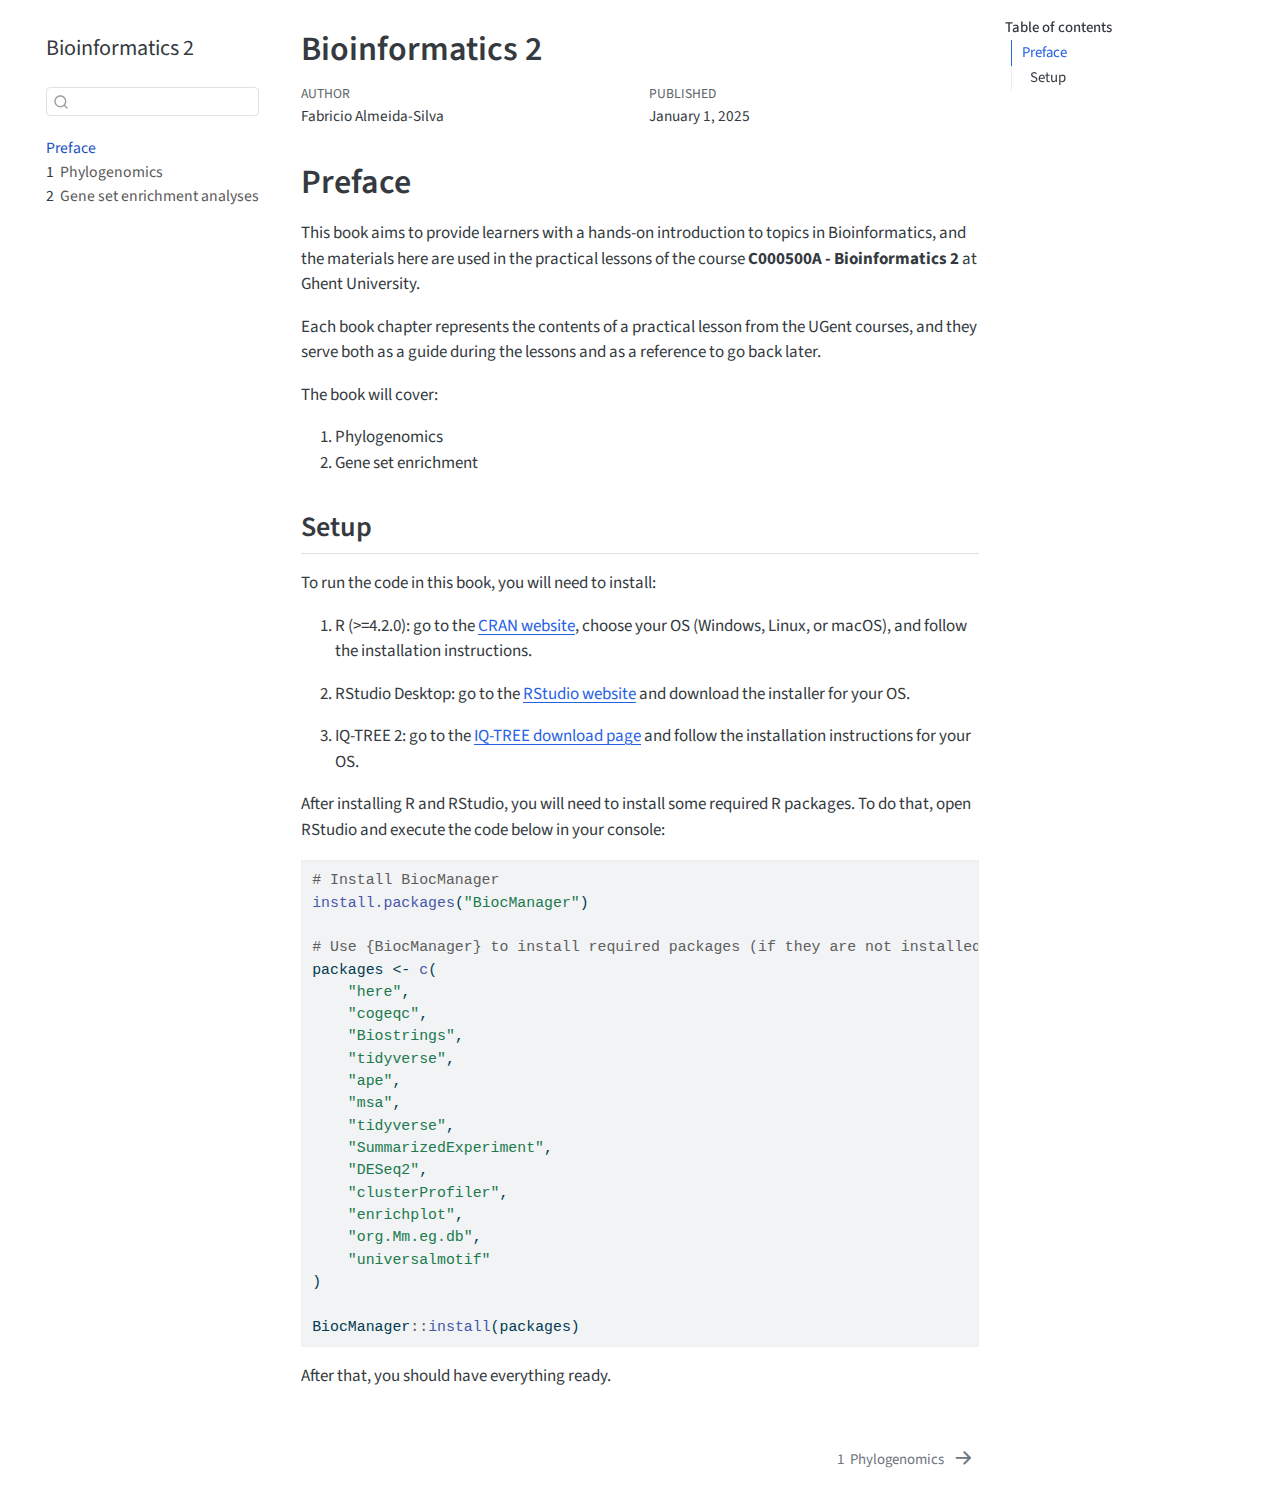
<file: index.html>
<!DOCTYPE html>
<html xmlns="http://www.w3.org/1999/xhtml" lang="en" xml:lang="en"><head>

<meta charset="utf-8">
<meta name="generator" content="quarto-1.6.42">

<meta name="viewport" content="width=device-width, initial-scale=1.0, user-scalable=yes">

<meta name="author" content="Fabricio Almeida-Silva">
<meta name="dcterms.date" content="2025-01-01">

<title>Bioinformatics 2</title>
<style>
code{white-space: pre-wrap;}
span.smallcaps{font-variant: small-caps;}
div.columns{display: flex; gap: min(4vw, 1.5em);}
div.column{flex: auto; overflow-x: auto;}
div.hanging-indent{margin-left: 1.5em; text-indent: -1.5em;}
ul.task-list{list-style: none;}
ul.task-list li input[type="checkbox"] {
  width: 0.8em;
  margin: 0 0.8em 0.2em -1em; /* quarto-specific, see https://github.com/quarto-dev/quarto-cli/issues/4556 */ 
  vertical-align: middle;
}
/* CSS for syntax highlighting */
pre > code.sourceCode { white-space: pre; position: relative; }
pre > code.sourceCode > span { line-height: 1.25; }
pre > code.sourceCode > span:empty { height: 1.2em; }
.sourceCode { overflow: visible; }
code.sourceCode > span { color: inherit; text-decoration: inherit; }
div.sourceCode { margin: 1em 0; }
pre.sourceCode { margin: 0; }
@media screen {
div.sourceCode { overflow: auto; }
}
@media print {
pre > code.sourceCode { white-space: pre-wrap; }
pre > code.sourceCode > span { display: inline-block; text-indent: -5em; padding-left: 5em; }
}
pre.numberSource code
  { counter-reset: source-line 0; }
pre.numberSource code > span
  { position: relative; left: -4em; counter-increment: source-line; }
pre.numberSource code > span > a:first-child::before
  { content: counter(source-line);
    position: relative; left: -1em; text-align: right; vertical-align: baseline;
    border: none; display: inline-block;
    -webkit-touch-callout: none; -webkit-user-select: none;
    -khtml-user-select: none; -moz-user-select: none;
    -ms-user-select: none; user-select: none;
    padding: 0 4px; width: 4em;
  }
pre.numberSource { margin-left: 3em;  padding-left: 4px; }
div.sourceCode
  {   }
@media screen {
pre > code.sourceCode > span > a:first-child::before { text-decoration: underline; }
}
</style>


<script src="site_libs/quarto-nav/quarto-nav.js"></script>
<script src="site_libs/quarto-nav/headroom.min.js"></script>
<script src="site_libs/clipboard/clipboard.min.js"></script>
<script src="site_libs/quarto-search/autocomplete.umd.js"></script>
<script src="site_libs/quarto-search/fuse.min.js"></script>
<script src="site_libs/quarto-search/quarto-search.js"></script>
<meta name="quarto:offset" content="./">
<link href="./chapters/phylogenomics.html" rel="next">
<script src="site_libs/quarto-html/quarto.js"></script>
<script src="site_libs/quarto-html/popper.min.js"></script>
<script src="site_libs/quarto-html/tippy.umd.min.js"></script>
<script src="site_libs/quarto-html/anchor.min.js"></script>
<link href="site_libs/quarto-html/tippy.css" rel="stylesheet">
<link href="site_libs/quarto-html/quarto-syntax-highlighting-2f5df379a58b258e96c21c0638c20c03.css" rel="stylesheet" id="quarto-text-highlighting-styles">
<script src="site_libs/bootstrap/bootstrap.min.js"></script>
<link href="site_libs/bootstrap/bootstrap-icons.css" rel="stylesheet">
<link href="site_libs/bootstrap/bootstrap-a34d670291f06f286357e447776a572a.min.css" rel="stylesheet" append-hash="true" id="quarto-bootstrap" data-mode="light">
<script id="quarto-search-options" type="application/json">{
  "location": "sidebar",
  "copy-button": false,
  "collapse-after": 3,
  "panel-placement": "start",
  "type": "textbox",
  "limit": 50,
  "keyboard-shortcut": [
    "f",
    "/",
    "s"
  ],
  "show-item-context": false,
  "language": {
    "search-no-results-text": "No results",
    "search-matching-documents-text": "matching documents",
    "search-copy-link-title": "Copy link to search",
    "search-hide-matches-text": "Hide additional matches",
    "search-more-match-text": "more match in this document",
    "search-more-matches-text": "more matches in this document",
    "search-clear-button-title": "Clear",
    "search-text-placeholder": "",
    "search-detached-cancel-button-title": "Cancel",
    "search-submit-button-title": "Submit",
    "search-label": "Search"
  }
}</script>


</head>

<body class="nav-sidebar floating">

<div id="quarto-search-results"></div>
  <header id="quarto-header" class="headroom fixed-top">
  <nav class="quarto-secondary-nav">
    <div class="container-fluid d-flex">
      <button type="button" class="quarto-btn-toggle btn" data-bs-toggle="collapse" role="button" data-bs-target=".quarto-sidebar-collapse-item" aria-controls="quarto-sidebar" aria-expanded="false" aria-label="Toggle sidebar navigation" onclick="if (window.quartoToggleHeadroom) { window.quartoToggleHeadroom(); }">
        <i class="bi bi-layout-text-sidebar-reverse"></i>
      </button>
        <nav class="quarto-page-breadcrumbs" aria-label="breadcrumb"><ol class="breadcrumb"><li class="breadcrumb-item"><a href="./index.html">Preface</a></li></ol></nav>
        <a class="flex-grow-1" role="navigation" data-bs-toggle="collapse" data-bs-target=".quarto-sidebar-collapse-item" aria-controls="quarto-sidebar" aria-expanded="false" aria-label="Toggle sidebar navigation" onclick="if (window.quartoToggleHeadroom) { window.quartoToggleHeadroom(); }">      
        </a>
      <button type="button" class="btn quarto-search-button" aria-label="Search" onclick="window.quartoOpenSearch();">
        <i class="bi bi-search"></i>
      </button>
    </div>
  </nav>
</header>
<!-- content -->
<div id="quarto-content" class="quarto-container page-columns page-rows-contents page-layout-article">
<!-- sidebar -->
  <nav id="quarto-sidebar" class="sidebar collapse collapse-horizontal quarto-sidebar-collapse-item sidebar-navigation floating overflow-auto">
    <div class="pt-lg-2 mt-2 text-left sidebar-header">
    <div class="sidebar-title mb-0 py-0">
      <a href="./">Bioinformatics 2</a> 
    </div>
      </div>
        <div class="mt-2 flex-shrink-0 align-items-center">
        <div class="sidebar-search">
        <div id="quarto-search" class="" title="Search"></div>
        </div>
        </div>
    <div class="sidebar-menu-container"> 
    <ul class="list-unstyled mt-1">
        <li class="sidebar-item">
  <div class="sidebar-item-container"> 
  <a href="./index.html" class="sidebar-item-text sidebar-link active">
 <span class="menu-text">Preface</span></a>
  </div>
</li>
        <li class="sidebar-item">
  <div class="sidebar-item-container"> 
  <a href="./chapters/phylogenomics.html" class="sidebar-item-text sidebar-link">
 <span class="menu-text"><span class="chapter-number">1</span>&nbsp; <span class="chapter-title">Phylogenomics</span></span></a>
  </div>
</li>
        <li class="sidebar-item">
  <div class="sidebar-item-container"> 
  <a href="./chapters/gene_set_enrichment.html" class="sidebar-item-text sidebar-link">
 <span class="menu-text"><span class="chapter-number">2</span>&nbsp; <span class="chapter-title">Gene set enrichment analyses</span></span></a>
  </div>
</li>
    </ul>
    </div>
</nav>
<div id="quarto-sidebar-glass" class="quarto-sidebar-collapse-item" data-bs-toggle="collapse" data-bs-target=".quarto-sidebar-collapse-item"></div>
<!-- margin-sidebar -->
    <div id="quarto-margin-sidebar" class="sidebar margin-sidebar">
        <nav id="TOC" role="doc-toc" class="toc-active">
    <h2 id="toc-title">Table of contents</h2>
   
  <ul>
  <li><a href="#preface" id="toc-preface" class="nav-link active" data-scroll-target="#preface">Preface</a>
  <ul class="collapse">
  <li><a href="#setup" id="toc-setup" class="nav-link" data-scroll-target="#setup">Setup</a></li>
  </ul></li>
  </ul>
</nav>
    </div>
<!-- main -->
<main class="content" id="quarto-document-content">

<header id="title-block-header" class="quarto-title-block default">
<div class="quarto-title">
<h1 class="title">Bioinformatics 2</h1>
</div>



<div class="quarto-title-meta">

    <div>
    <div class="quarto-title-meta-heading">Author</div>
    <div class="quarto-title-meta-contents">
             <p>Fabricio Almeida-Silva </p>
          </div>
  </div>
    
    <div>
    <div class="quarto-title-meta-heading">Published</div>
    <div class="quarto-title-meta-contents">
      <p class="date">January 1, 2025</p>
    </div>
  </div>
  
    
  </div>
  


</header>


<section id="preface" class="level1 unnumbered">
<h1 class="unnumbered">Preface</h1>
<p>This book aims to provide learners with a hands-on introduction to topics in Bioinformatics, and the materials here are used in the practical lessons of the course <strong>C000500A - Bioinformatics 2</strong> at Ghent University.</p>
<p>Each book chapter represents the contents of a practical lesson from the UGent courses, and they serve both as a guide during the lessons and as a reference to go back later.</p>
<p>The book will cover:</p>
<ol type="1">
<li>Phylogenomics</li>
<li>Gene set enrichment</li>
</ol>
<section id="setup" class="level2">
<h2 class="anchored" data-anchor-id="setup">Setup</h2>
<p>To run the code in this book, you will need to install:</p>
<ol type="1">
<li><p>R (&gt;=4.2.0): go to the <a href="https://cran.r-project.org/">CRAN website</a>, choose your OS (Windows, Linux, or macOS), and follow the installation instructions.</p></li>
<li><p>RStudio Desktop: go to the <a href="https://posit.co/download/rstudio-desktop/">RStudio website</a> and download the installer for your OS.</p></li>
<li><p>IQ-TREE 2: go to the <a href="http://www.iqtree.org/#download">IQ-TREE download page</a> and follow the installation instructions for your OS.</p></li>
</ol>
<p>After installing R and RStudio, you will need to install some required R packages. To do that, open RStudio and execute the code below in your console:</p>
<div class="cell">
<div class="sourceCode cell-code" id="cb1"><pre class="sourceCode r code-with-copy"><code class="sourceCode r"><span id="cb1-1"><a href="#cb1-1" aria-hidden="true" tabindex="-1"></a><span class="co"># Install BiocManager</span></span>
<span id="cb1-2"><a href="#cb1-2" aria-hidden="true" tabindex="-1"></a><span class="fu">install.packages</span>(<span class="st">"BiocManager"</span>)</span>
<span id="cb1-3"><a href="#cb1-3" aria-hidden="true" tabindex="-1"></a></span>
<span id="cb1-4"><a href="#cb1-4" aria-hidden="true" tabindex="-1"></a><span class="co"># Use {BiocManager} to install required packages (if they are not installed)</span></span>
<span id="cb1-5"><a href="#cb1-5" aria-hidden="true" tabindex="-1"></a>packages <span class="ot">&lt;-</span> <span class="fu">c</span>(</span>
<span id="cb1-6"><a href="#cb1-6" aria-hidden="true" tabindex="-1"></a>    <span class="st">"here"</span>, </span>
<span id="cb1-7"><a href="#cb1-7" aria-hidden="true" tabindex="-1"></a>    <span class="st">"cogeqc"</span>,</span>
<span id="cb1-8"><a href="#cb1-8" aria-hidden="true" tabindex="-1"></a>    <span class="st">"Biostrings"</span>, </span>
<span id="cb1-9"><a href="#cb1-9" aria-hidden="true" tabindex="-1"></a>    <span class="st">"tidyverse"</span>, </span>
<span id="cb1-10"><a href="#cb1-10" aria-hidden="true" tabindex="-1"></a>    <span class="st">"ape"</span>,</span>
<span id="cb1-11"><a href="#cb1-11" aria-hidden="true" tabindex="-1"></a>    <span class="st">"msa"</span>, </span>
<span id="cb1-12"><a href="#cb1-12" aria-hidden="true" tabindex="-1"></a>    <span class="st">"tidyverse"</span>,</span>
<span id="cb1-13"><a href="#cb1-13" aria-hidden="true" tabindex="-1"></a>    <span class="st">"SummarizedExperiment"</span>,</span>
<span id="cb1-14"><a href="#cb1-14" aria-hidden="true" tabindex="-1"></a>    <span class="st">"DESeq2"</span>,</span>
<span id="cb1-15"><a href="#cb1-15" aria-hidden="true" tabindex="-1"></a>    <span class="st">"clusterProfiler"</span>,</span>
<span id="cb1-16"><a href="#cb1-16" aria-hidden="true" tabindex="-1"></a>    <span class="st">"enrichplot"</span>,</span>
<span id="cb1-17"><a href="#cb1-17" aria-hidden="true" tabindex="-1"></a>    <span class="st">"org.Mm.eg.db"</span>,</span>
<span id="cb1-18"><a href="#cb1-18" aria-hidden="true" tabindex="-1"></a>    <span class="st">"universalmotif"</span></span>
<span id="cb1-19"><a href="#cb1-19" aria-hidden="true" tabindex="-1"></a>)</span>
<span id="cb1-20"><a href="#cb1-20" aria-hidden="true" tabindex="-1"></a></span>
<span id="cb1-21"><a href="#cb1-21" aria-hidden="true" tabindex="-1"></a>BiocManager<span class="sc">::</span><span class="fu">install</span>(packages)</span></code><button title="Copy to Clipboard" class="code-copy-button"><i class="bi"></i></button></pre></div>
</div>
<p>After that, you should have everything ready.</p>


</section>
</section>

</main> <!-- /main -->
<script id="quarto-html-after-body" type="application/javascript">
window.document.addEventListener("DOMContentLoaded", function (event) {
  const toggleBodyColorMode = (bsSheetEl) => {
    const mode = bsSheetEl.getAttribute("data-mode");
    const bodyEl = window.document.querySelector("body");
    if (mode === "dark") {
      bodyEl.classList.add("quarto-dark");
      bodyEl.classList.remove("quarto-light");
    } else {
      bodyEl.classList.add("quarto-light");
      bodyEl.classList.remove("quarto-dark");
    }
  }
  const toggleBodyColorPrimary = () => {
    const bsSheetEl = window.document.querySelector("link#quarto-bootstrap");
    if (bsSheetEl) {
      toggleBodyColorMode(bsSheetEl);
    }
  }
  toggleBodyColorPrimary();  
  const icon = "";
  const anchorJS = new window.AnchorJS();
  anchorJS.options = {
    placement: 'right',
    icon: icon
  };
  anchorJS.add('.anchored');
  const isCodeAnnotation = (el) => {
    for (const clz of el.classList) {
      if (clz.startsWith('code-annotation-')) {                     
        return true;
      }
    }
    return false;
  }
  const onCopySuccess = function(e) {
    // button target
    const button = e.trigger;
    // don't keep focus
    button.blur();
    // flash "checked"
    button.classList.add('code-copy-button-checked');
    var currentTitle = button.getAttribute("title");
    button.setAttribute("title", "Copied!");
    let tooltip;
    if (window.bootstrap) {
      button.setAttribute("data-bs-toggle", "tooltip");
      button.setAttribute("data-bs-placement", "left");
      button.setAttribute("data-bs-title", "Copied!");
      tooltip = new bootstrap.Tooltip(button, 
        { trigger: "manual", 
          customClass: "code-copy-button-tooltip",
          offset: [0, -8]});
      tooltip.show();    
    }
    setTimeout(function() {
      if (tooltip) {
        tooltip.hide();
        button.removeAttribute("data-bs-title");
        button.removeAttribute("data-bs-toggle");
        button.removeAttribute("data-bs-placement");
      }
      button.setAttribute("title", currentTitle);
      button.classList.remove('code-copy-button-checked');
    }, 1000);
    // clear code selection
    e.clearSelection();
  }
  const getTextToCopy = function(trigger) {
      const codeEl = trigger.previousElementSibling.cloneNode(true);
      for (const childEl of codeEl.children) {
        if (isCodeAnnotation(childEl)) {
          childEl.remove();
        }
      }
      return codeEl.innerText;
  }
  const clipboard = new window.ClipboardJS('.code-copy-button:not([data-in-quarto-modal])', {
    text: getTextToCopy
  });
  clipboard.on('success', onCopySuccess);
  if (window.document.getElementById('quarto-embedded-source-code-modal')) {
    const clipboardModal = new window.ClipboardJS('.code-copy-button[data-in-quarto-modal]', {
      text: getTextToCopy,
      container: window.document.getElementById('quarto-embedded-source-code-modal')
    });
    clipboardModal.on('success', onCopySuccess);
  }
    var localhostRegex = new RegExp(/^(?:http|https):\/\/localhost\:?[0-9]*\//);
    var mailtoRegex = new RegExp(/^mailto:/);
      var filterRegex = new RegExp('/' + window.location.host + '/');
    var isInternal = (href) => {
        return filterRegex.test(href) || localhostRegex.test(href) || mailtoRegex.test(href);
    }
    // Inspect non-navigation links and adorn them if external
 	var links = window.document.querySelectorAll('a[href]:not(.nav-link):not(.navbar-brand):not(.toc-action):not(.sidebar-link):not(.sidebar-item-toggle):not(.pagination-link):not(.no-external):not([aria-hidden]):not(.dropdown-item):not(.quarto-navigation-tool):not(.about-link)');
    for (var i=0; i<links.length; i++) {
      const link = links[i];
      if (!isInternal(link.href)) {
        // undo the damage that might have been done by quarto-nav.js in the case of
        // links that we want to consider external
        if (link.dataset.originalHref !== undefined) {
          link.href = link.dataset.originalHref;
        }
      }
    }
  function tippyHover(el, contentFn, onTriggerFn, onUntriggerFn) {
    const config = {
      allowHTML: true,
      maxWidth: 500,
      delay: 100,
      arrow: false,
      appendTo: function(el) {
          return el.parentElement;
      },
      interactive: true,
      interactiveBorder: 10,
      theme: 'quarto',
      placement: 'bottom-start',
    };
    if (contentFn) {
      config.content = contentFn;
    }
    if (onTriggerFn) {
      config.onTrigger = onTriggerFn;
    }
    if (onUntriggerFn) {
      config.onUntrigger = onUntriggerFn;
    }
    window.tippy(el, config); 
  }
  const noterefs = window.document.querySelectorAll('a[role="doc-noteref"]');
  for (var i=0; i<noterefs.length; i++) {
    const ref = noterefs[i];
    tippyHover(ref, function() {
      // use id or data attribute instead here
      let href = ref.getAttribute('data-footnote-href') || ref.getAttribute('href');
      try { href = new URL(href).hash; } catch {}
      const id = href.replace(/^#\/?/, "");
      const note = window.document.getElementById(id);
      if (note) {
        return note.innerHTML;
      } else {
        return "";
      }
    });
  }
  const xrefs = window.document.querySelectorAll('a.quarto-xref');
  const processXRef = (id, note) => {
    // Strip column container classes
    const stripColumnClz = (el) => {
      el.classList.remove("page-full", "page-columns");
      if (el.children) {
        for (const child of el.children) {
          stripColumnClz(child);
        }
      }
    }
    stripColumnClz(note)
    if (id === null || id.startsWith('sec-')) {
      // Special case sections, only their first couple elements
      const container = document.createElement("div");
      if (note.children && note.children.length > 2) {
        container.appendChild(note.children[0].cloneNode(true));
        for (let i = 1; i < note.children.length; i++) {
          const child = note.children[i];
          if (child.tagName === "P" && child.innerText === "") {
            continue;
          } else {
            container.appendChild(child.cloneNode(true));
            break;
          }
        }
        if (window.Quarto?.typesetMath) {
          window.Quarto.typesetMath(container);
        }
        return container.innerHTML
      } else {
        if (window.Quarto?.typesetMath) {
          window.Quarto.typesetMath(note);
        }
        return note.innerHTML;
      }
    } else {
      // Remove any anchor links if they are present
      const anchorLink = note.querySelector('a.anchorjs-link');
      if (anchorLink) {
        anchorLink.remove();
      }
      if (window.Quarto?.typesetMath) {
        window.Quarto.typesetMath(note);
      }
      if (note.classList.contains("callout")) {
        return note.outerHTML;
      } else {
        return note.innerHTML;
      }
    }
  }
  for (var i=0; i<xrefs.length; i++) {
    const xref = xrefs[i];
    tippyHover(xref, undefined, function(instance) {
      instance.disable();
      let url = xref.getAttribute('href');
      let hash = undefined; 
      if (url.startsWith('#')) {
        hash = url;
      } else {
        try { hash = new URL(url).hash; } catch {}
      }
      if (hash) {
        const id = hash.replace(/^#\/?/, "");
        const note = window.document.getElementById(id);
        if (note !== null) {
          try {
            const html = processXRef(id, note.cloneNode(true));
            instance.setContent(html);
          } finally {
            instance.enable();
            instance.show();
          }
        } else {
          // See if we can fetch this
          fetch(url.split('#')[0])
          .then(res => res.text())
          .then(html => {
            const parser = new DOMParser();
            const htmlDoc = parser.parseFromString(html, "text/html");
            const note = htmlDoc.getElementById(id);
            if (note !== null) {
              const html = processXRef(id, note);
              instance.setContent(html);
            } 
          }).finally(() => {
            instance.enable();
            instance.show();
          });
        }
      } else {
        // See if we can fetch a full url (with no hash to target)
        // This is a special case and we should probably do some content thinning / targeting
        fetch(url)
        .then(res => res.text())
        .then(html => {
          const parser = new DOMParser();
          const htmlDoc = parser.parseFromString(html, "text/html");
          const note = htmlDoc.querySelector('main.content');
          if (note !== null) {
            // This should only happen for chapter cross references
            // (since there is no id in the URL)
            // remove the first header
            if (note.children.length > 0 && note.children[0].tagName === "HEADER") {
              note.children[0].remove();
            }
            const html = processXRef(null, note);
            instance.setContent(html);
          } 
        }).finally(() => {
          instance.enable();
          instance.show();
        });
      }
    }, function(instance) {
    });
  }
      let selectedAnnoteEl;
      const selectorForAnnotation = ( cell, annotation) => {
        let cellAttr = 'data-code-cell="' + cell + '"';
        let lineAttr = 'data-code-annotation="' +  annotation + '"';
        const selector = 'span[' + cellAttr + '][' + lineAttr + ']';
        return selector;
      }
      const selectCodeLines = (annoteEl) => {
        const doc = window.document;
        const targetCell = annoteEl.getAttribute("data-target-cell");
        const targetAnnotation = annoteEl.getAttribute("data-target-annotation");
        const annoteSpan = window.document.querySelector(selectorForAnnotation(targetCell, targetAnnotation));
        const lines = annoteSpan.getAttribute("data-code-lines").split(",");
        const lineIds = lines.map((line) => {
          return targetCell + "-" + line;
        })
        let top = null;
        let height = null;
        let parent = null;
        if (lineIds.length > 0) {
            //compute the position of the single el (top and bottom and make a div)
            const el = window.document.getElementById(lineIds[0]);
            top = el.offsetTop;
            height = el.offsetHeight;
            parent = el.parentElement.parentElement;
          if (lineIds.length > 1) {
            const lastEl = window.document.getElementById(lineIds[lineIds.length - 1]);
            const bottom = lastEl.offsetTop + lastEl.offsetHeight;
            height = bottom - top;
          }
          if (top !== null && height !== null && parent !== null) {
            // cook up a div (if necessary) and position it 
            let div = window.document.getElementById("code-annotation-line-highlight");
            if (div === null) {
              div = window.document.createElement("div");
              div.setAttribute("id", "code-annotation-line-highlight");
              div.style.position = 'absolute';
              parent.appendChild(div);
            }
            div.style.top = top - 2 + "px";
            div.style.height = height + 4 + "px";
            div.style.left = 0;
            let gutterDiv = window.document.getElementById("code-annotation-line-highlight-gutter");
            if (gutterDiv === null) {
              gutterDiv = window.document.createElement("div");
              gutterDiv.setAttribute("id", "code-annotation-line-highlight-gutter");
              gutterDiv.style.position = 'absolute';
              const codeCell = window.document.getElementById(targetCell);
              const gutter = codeCell.querySelector('.code-annotation-gutter');
              gutter.appendChild(gutterDiv);
            }
            gutterDiv.style.top = top - 2 + "px";
            gutterDiv.style.height = height + 4 + "px";
          }
          selectedAnnoteEl = annoteEl;
        }
      };
      const unselectCodeLines = () => {
        const elementsIds = ["code-annotation-line-highlight", "code-annotation-line-highlight-gutter"];
        elementsIds.forEach((elId) => {
          const div = window.document.getElementById(elId);
          if (div) {
            div.remove();
          }
        });
        selectedAnnoteEl = undefined;
      };
        // Handle positioning of the toggle
    window.addEventListener(
      "resize",
      throttle(() => {
        elRect = undefined;
        if (selectedAnnoteEl) {
          selectCodeLines(selectedAnnoteEl);
        }
      }, 10)
    );
    function throttle(fn, ms) {
    let throttle = false;
    let timer;
      return (...args) => {
        if(!throttle) { // first call gets through
            fn.apply(this, args);
            throttle = true;
        } else { // all the others get throttled
            if(timer) clearTimeout(timer); // cancel #2
            timer = setTimeout(() => {
              fn.apply(this, args);
              timer = throttle = false;
            }, ms);
        }
      };
    }
      // Attach click handler to the DT
      const annoteDls = window.document.querySelectorAll('dt[data-target-cell]');
      for (const annoteDlNode of annoteDls) {
        annoteDlNode.addEventListener('click', (event) => {
          const clickedEl = event.target;
          if (clickedEl !== selectedAnnoteEl) {
            unselectCodeLines();
            const activeEl = window.document.querySelector('dt[data-target-cell].code-annotation-active');
            if (activeEl) {
              activeEl.classList.remove('code-annotation-active');
            }
            selectCodeLines(clickedEl);
            clickedEl.classList.add('code-annotation-active');
          } else {
            // Unselect the line
            unselectCodeLines();
            clickedEl.classList.remove('code-annotation-active');
          }
        });
      }
  const findCites = (el) => {
    const parentEl = el.parentElement;
    if (parentEl) {
      const cites = parentEl.dataset.cites;
      if (cites) {
        return {
          el,
          cites: cites.split(' ')
        };
      } else {
        return findCites(el.parentElement)
      }
    } else {
      return undefined;
    }
  };
  var bibliorefs = window.document.querySelectorAll('a[role="doc-biblioref"]');
  for (var i=0; i<bibliorefs.length; i++) {
    const ref = bibliorefs[i];
    const citeInfo = findCites(ref);
    if (citeInfo) {
      tippyHover(citeInfo.el, function() {
        var popup = window.document.createElement('div');
        citeInfo.cites.forEach(function(cite) {
          var citeDiv = window.document.createElement('div');
          citeDiv.classList.add('hanging-indent');
          citeDiv.classList.add('csl-entry');
          var biblioDiv = window.document.getElementById('ref-' + cite);
          if (biblioDiv) {
            citeDiv.innerHTML = biblioDiv.innerHTML;
          }
          popup.appendChild(citeDiv);
        });
        return popup.innerHTML;
      });
    }
  }
});
</script>
<nav class="page-navigation">
  <div class="nav-page nav-page-previous">
  </div>
  <div class="nav-page nav-page-next">
      <a href="./chapters/phylogenomics.html" class="pagination-link" aria-label="Phylogenomics">
        <span class="nav-page-text"><span class="chapter-number">1</span>&nbsp; <span class="chapter-title">Phylogenomics</span></span> <i class="bi bi-arrow-right-short"></i>
      </a>
  </div>
</nav>
</div> <!-- /content -->




</body></html>
</file>
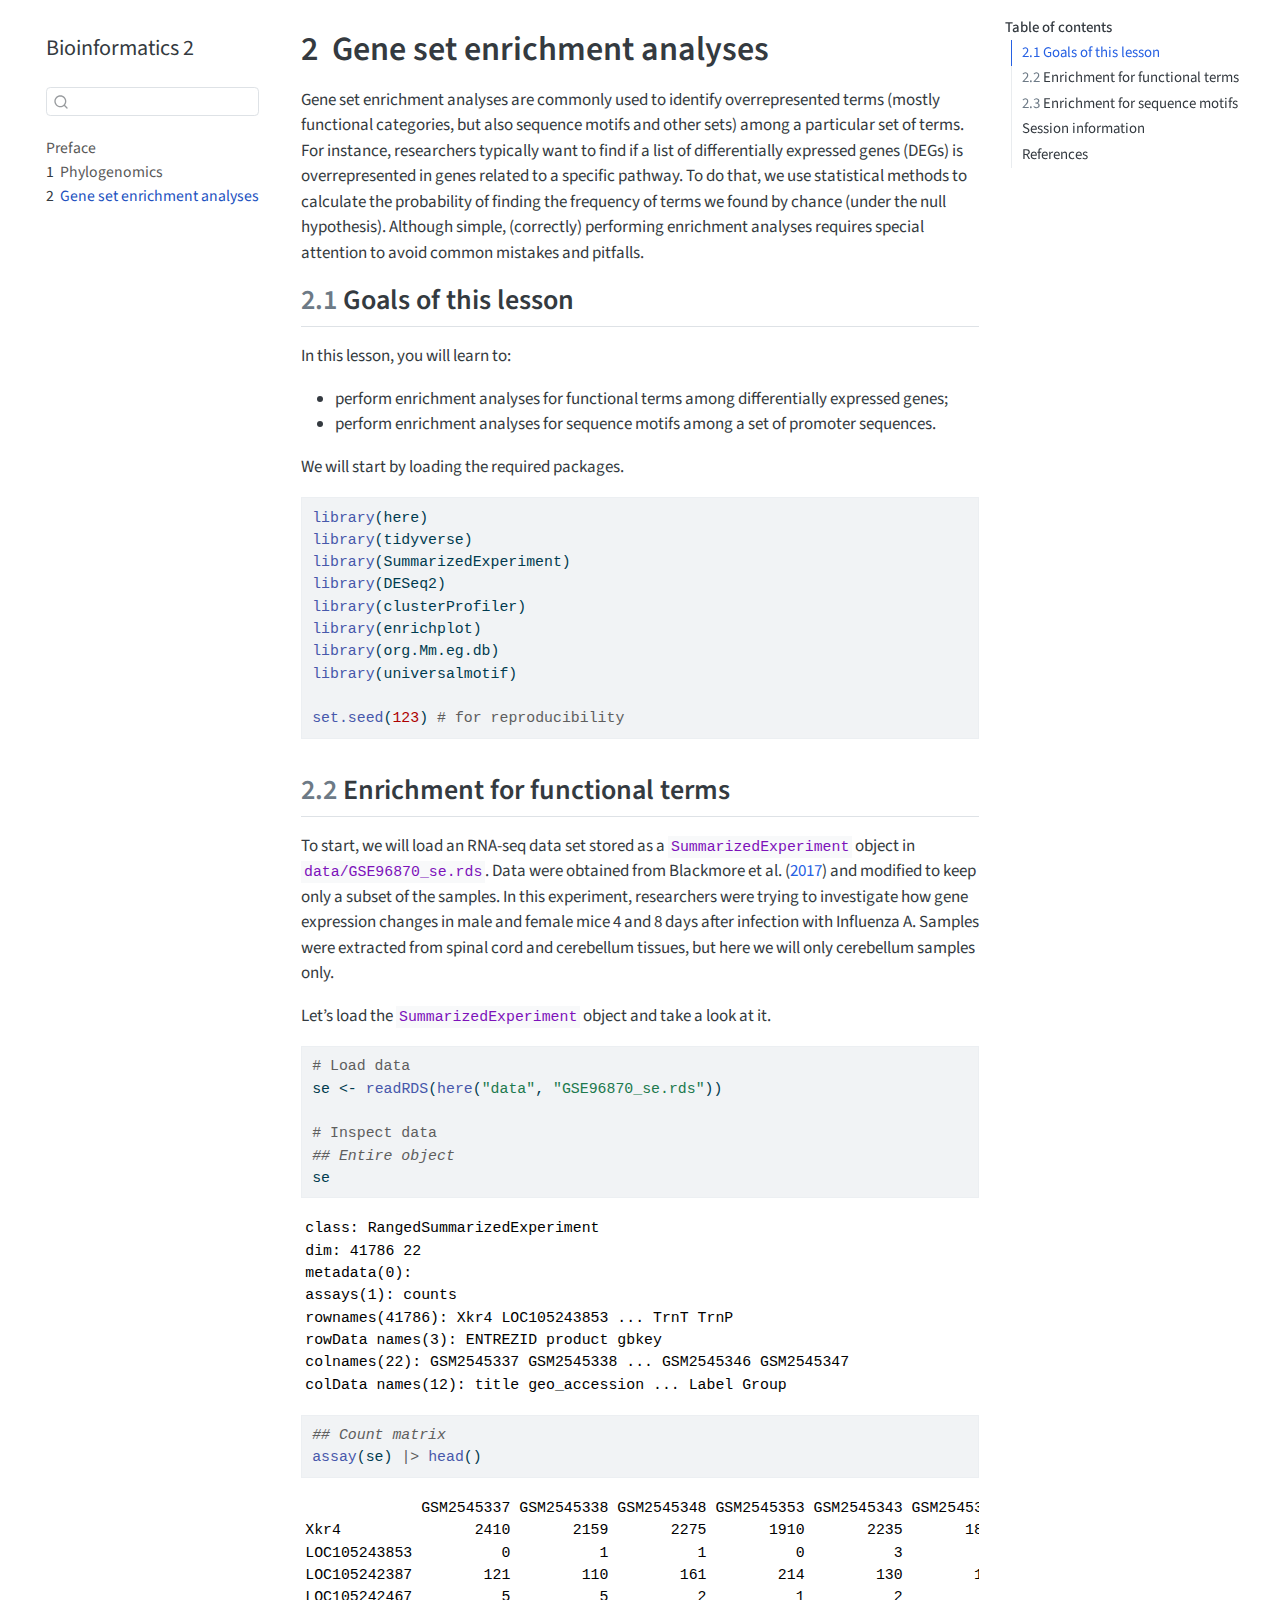
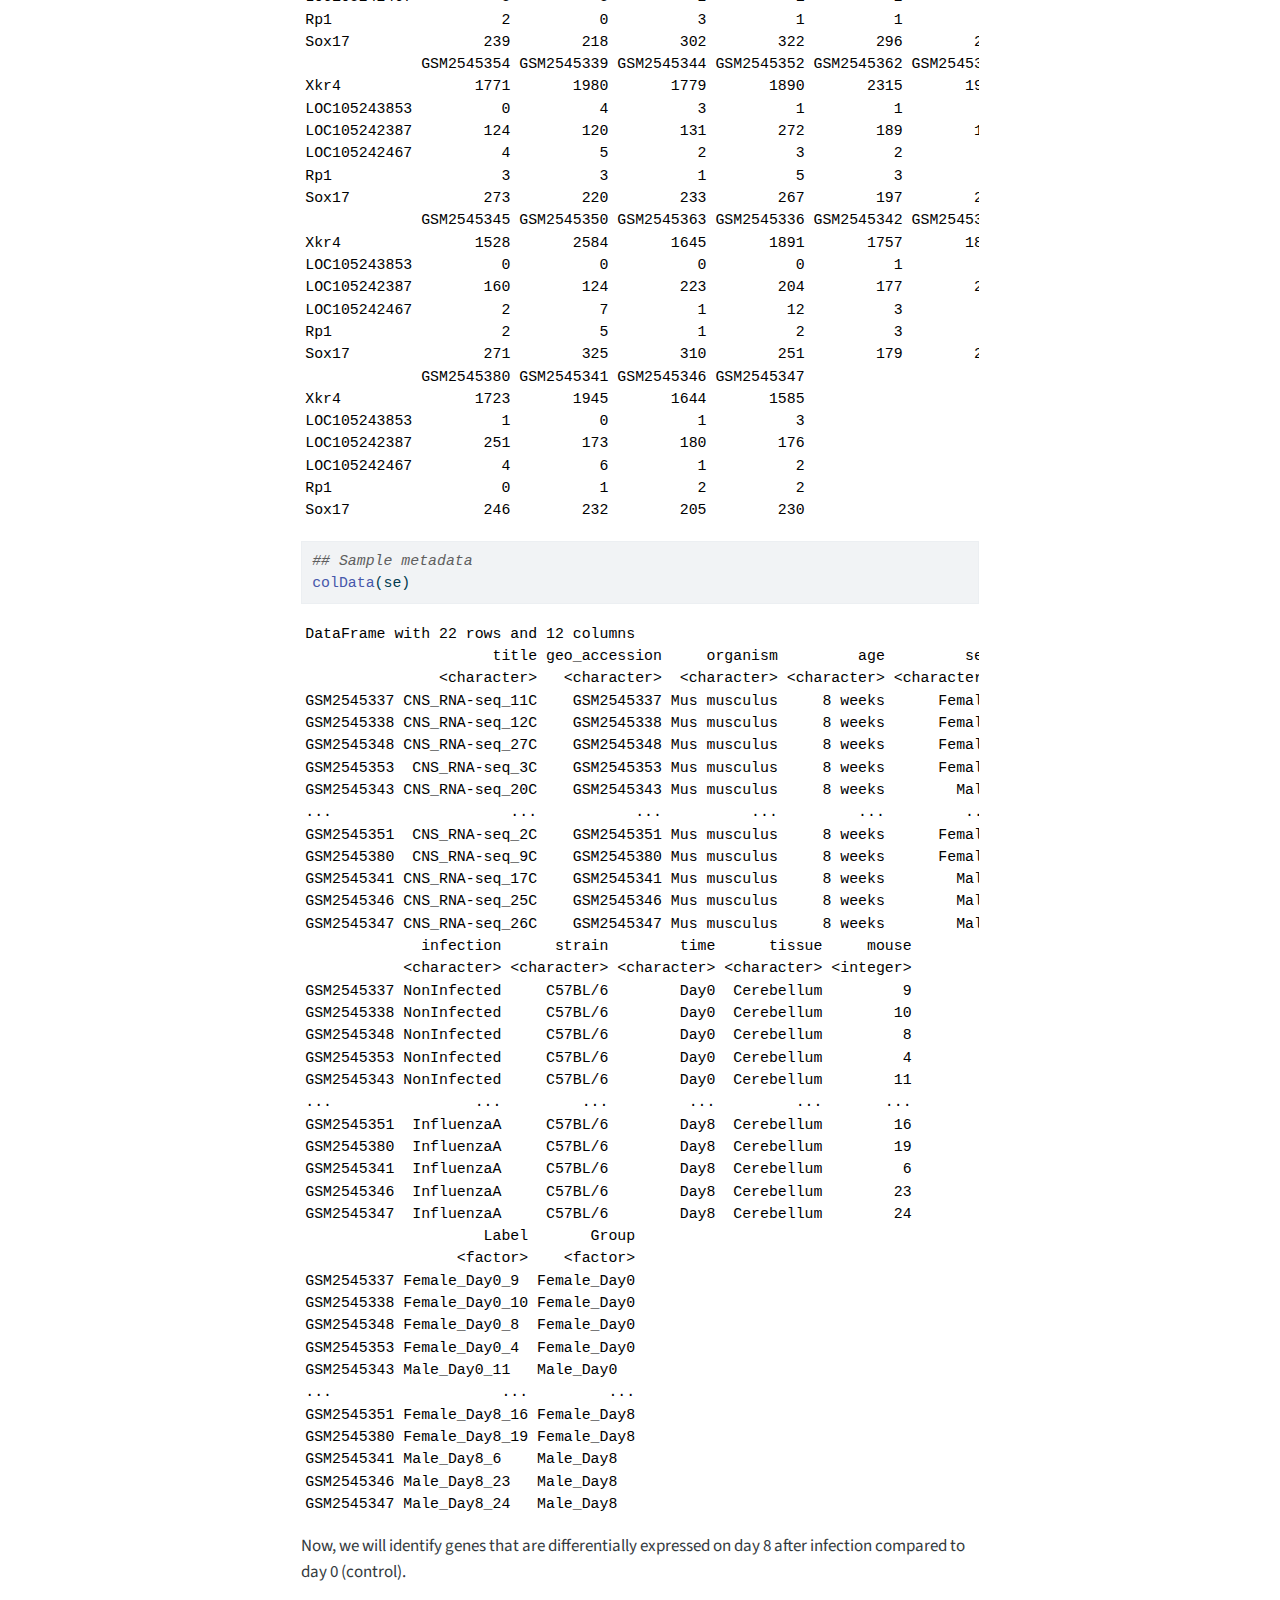
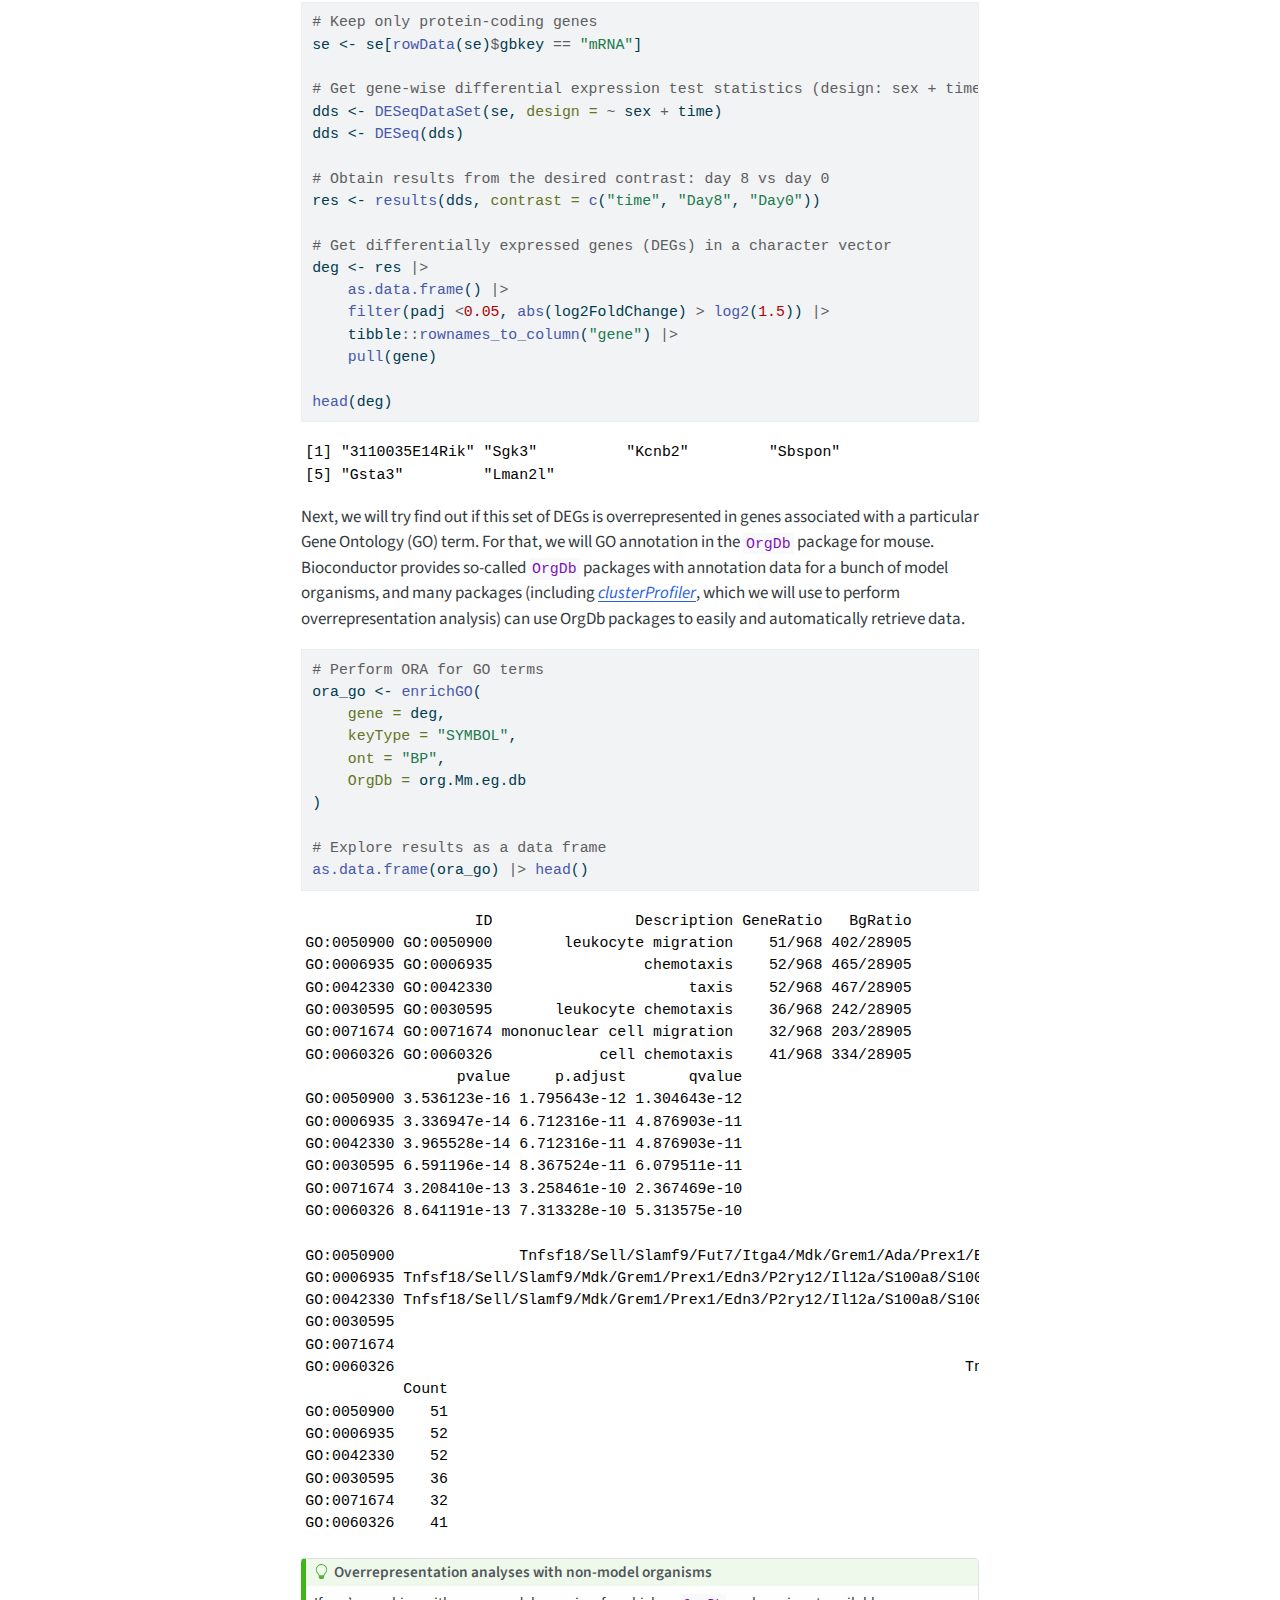
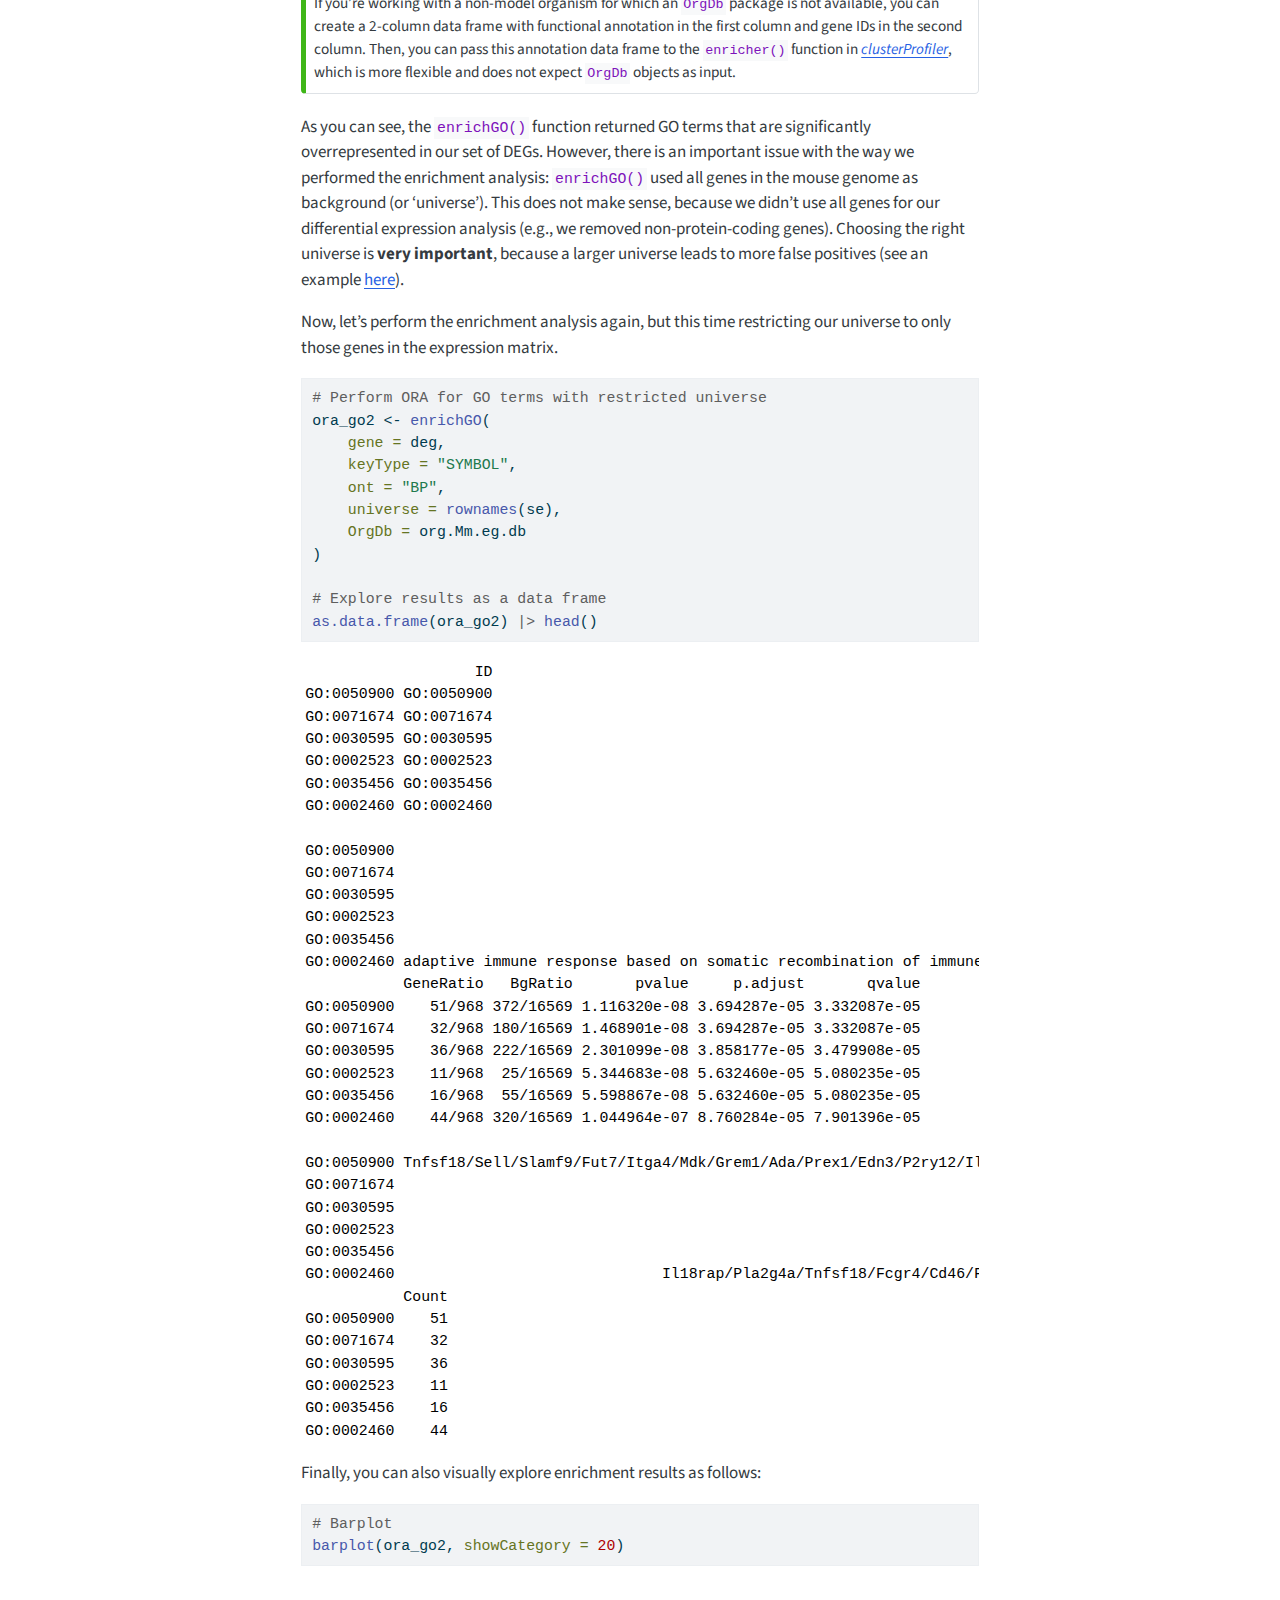
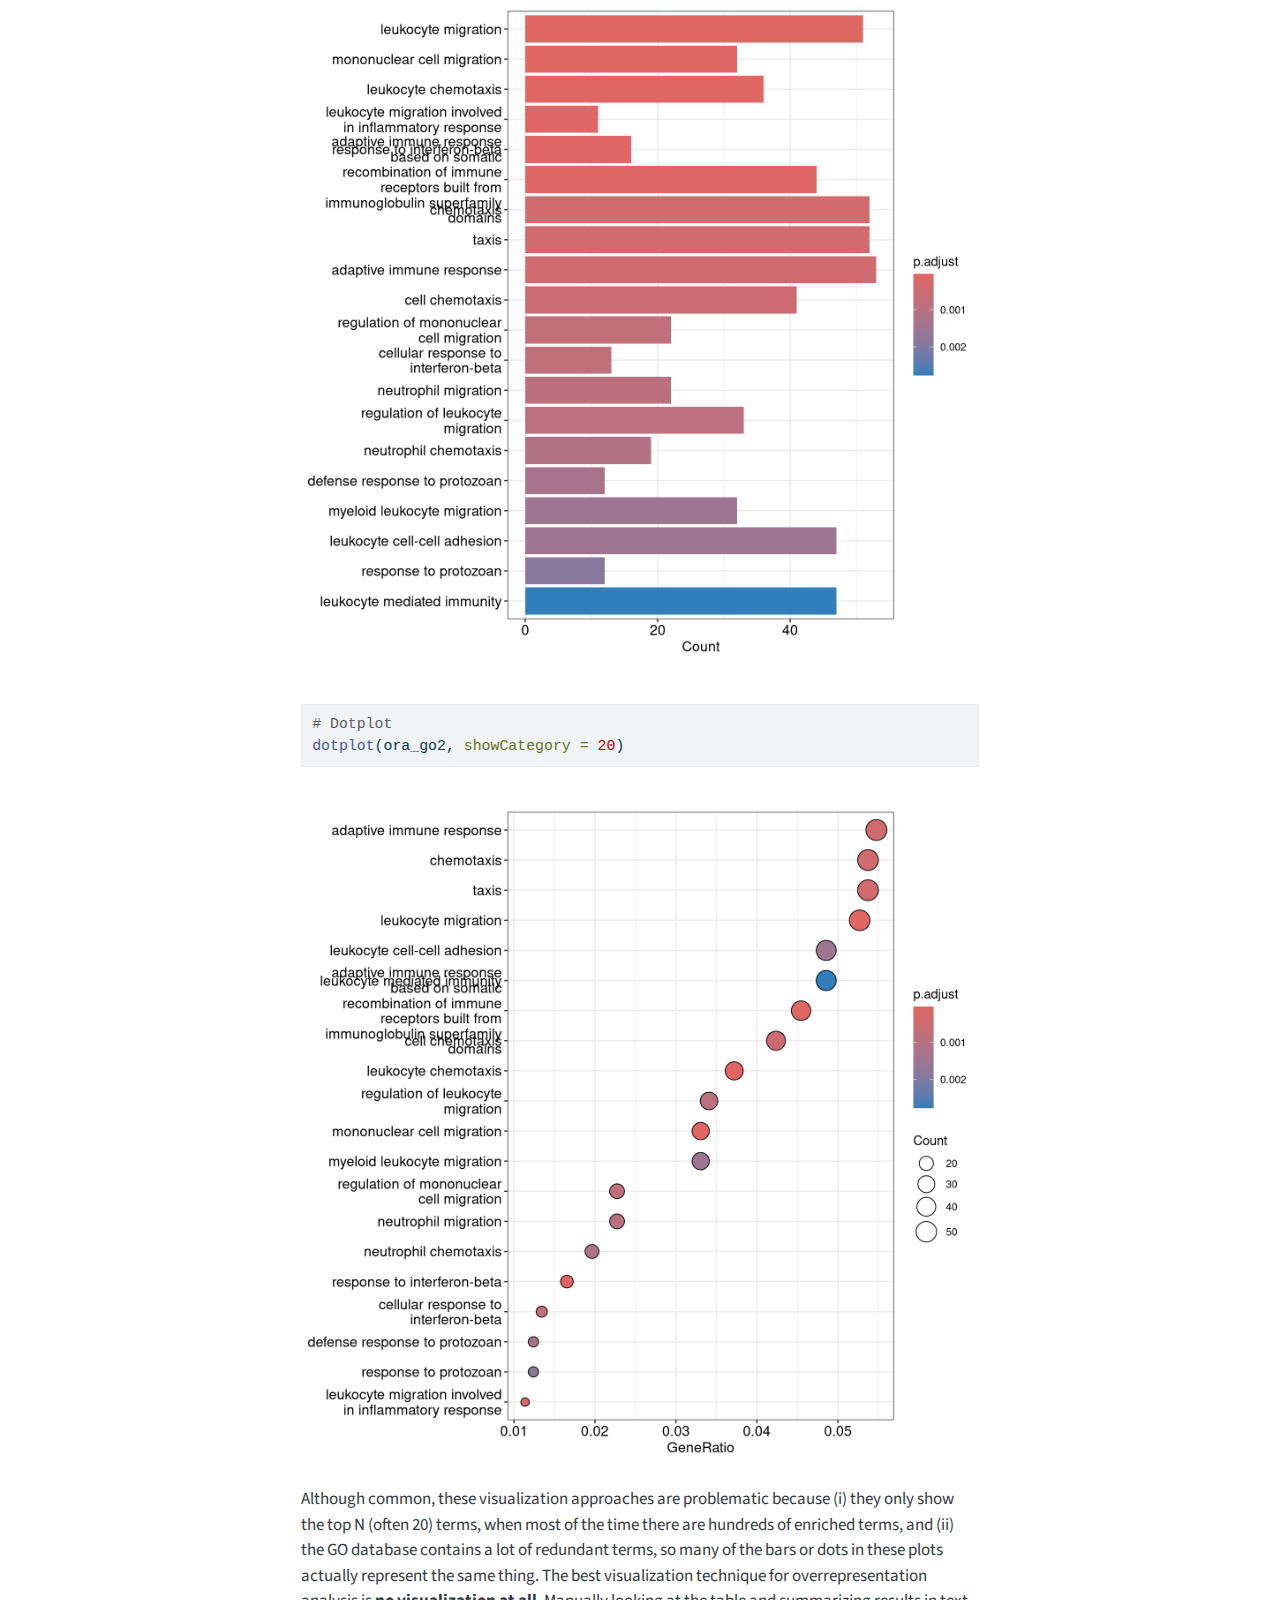
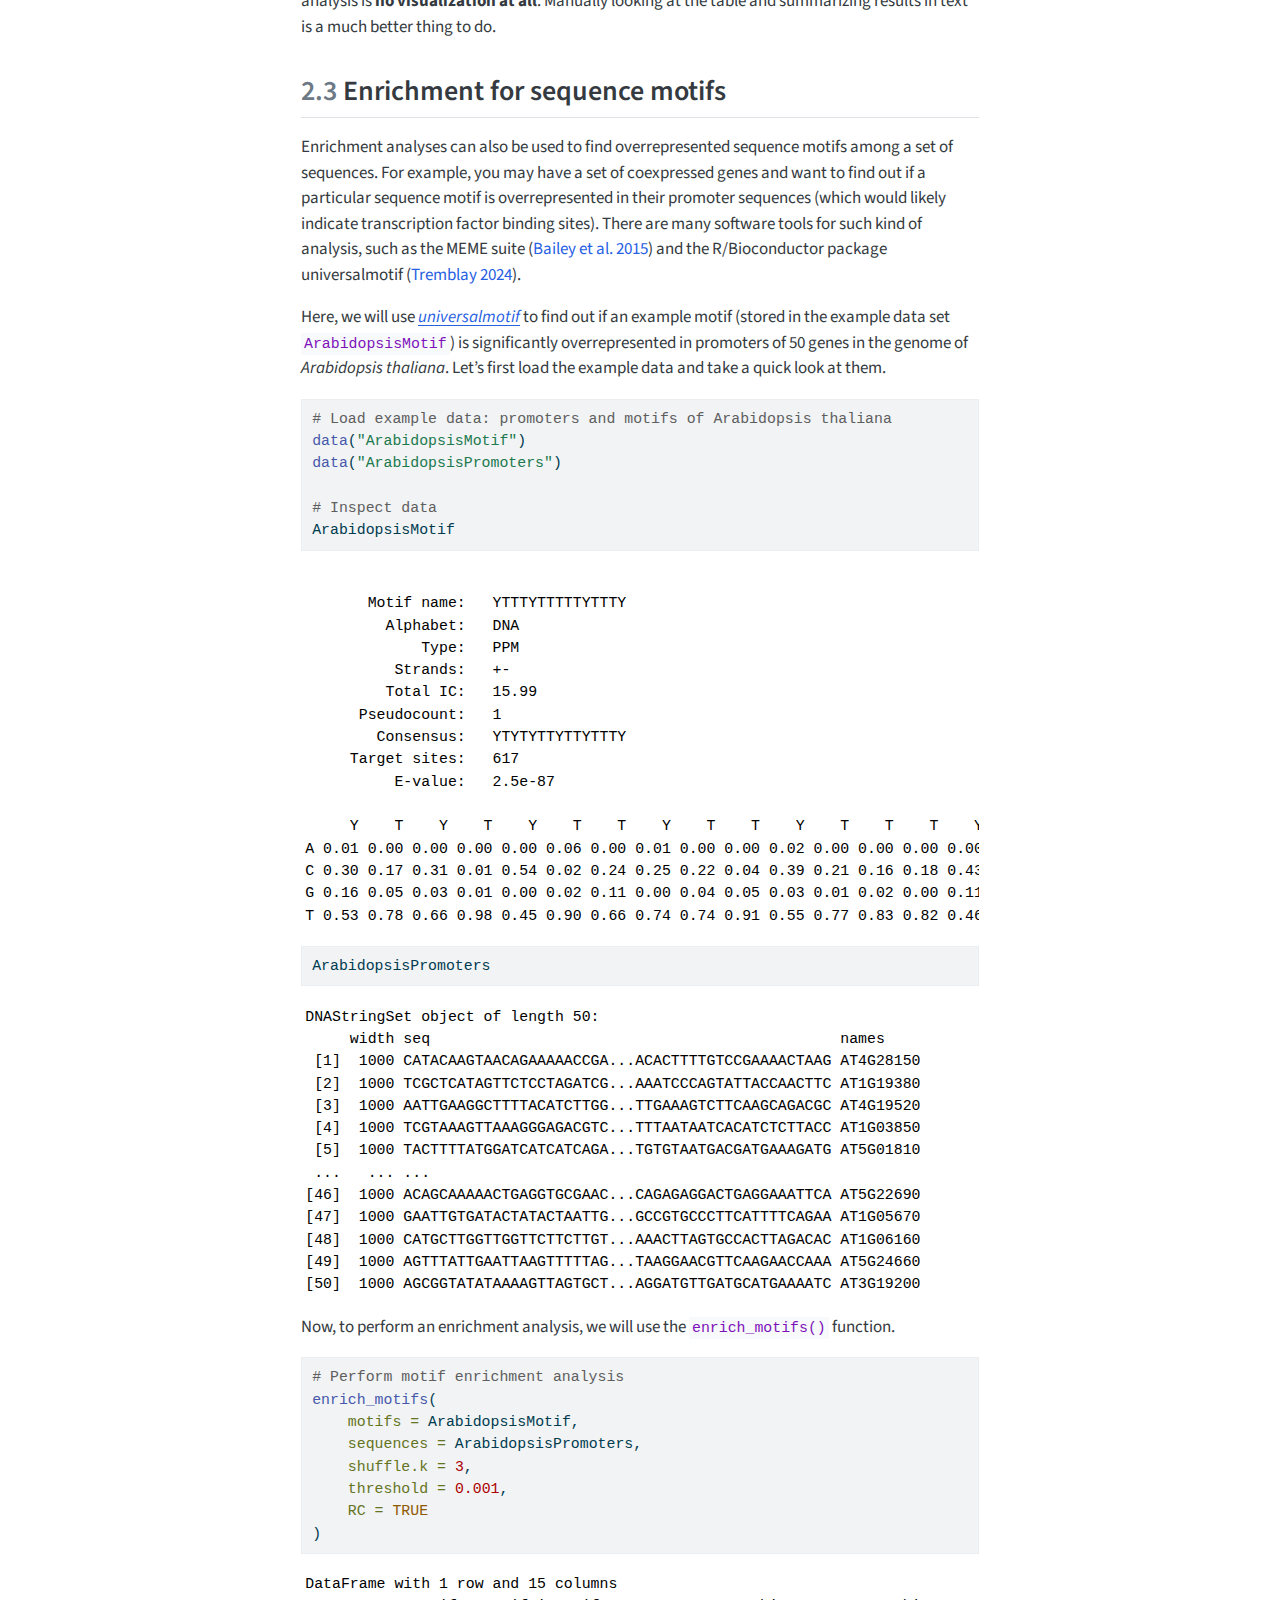
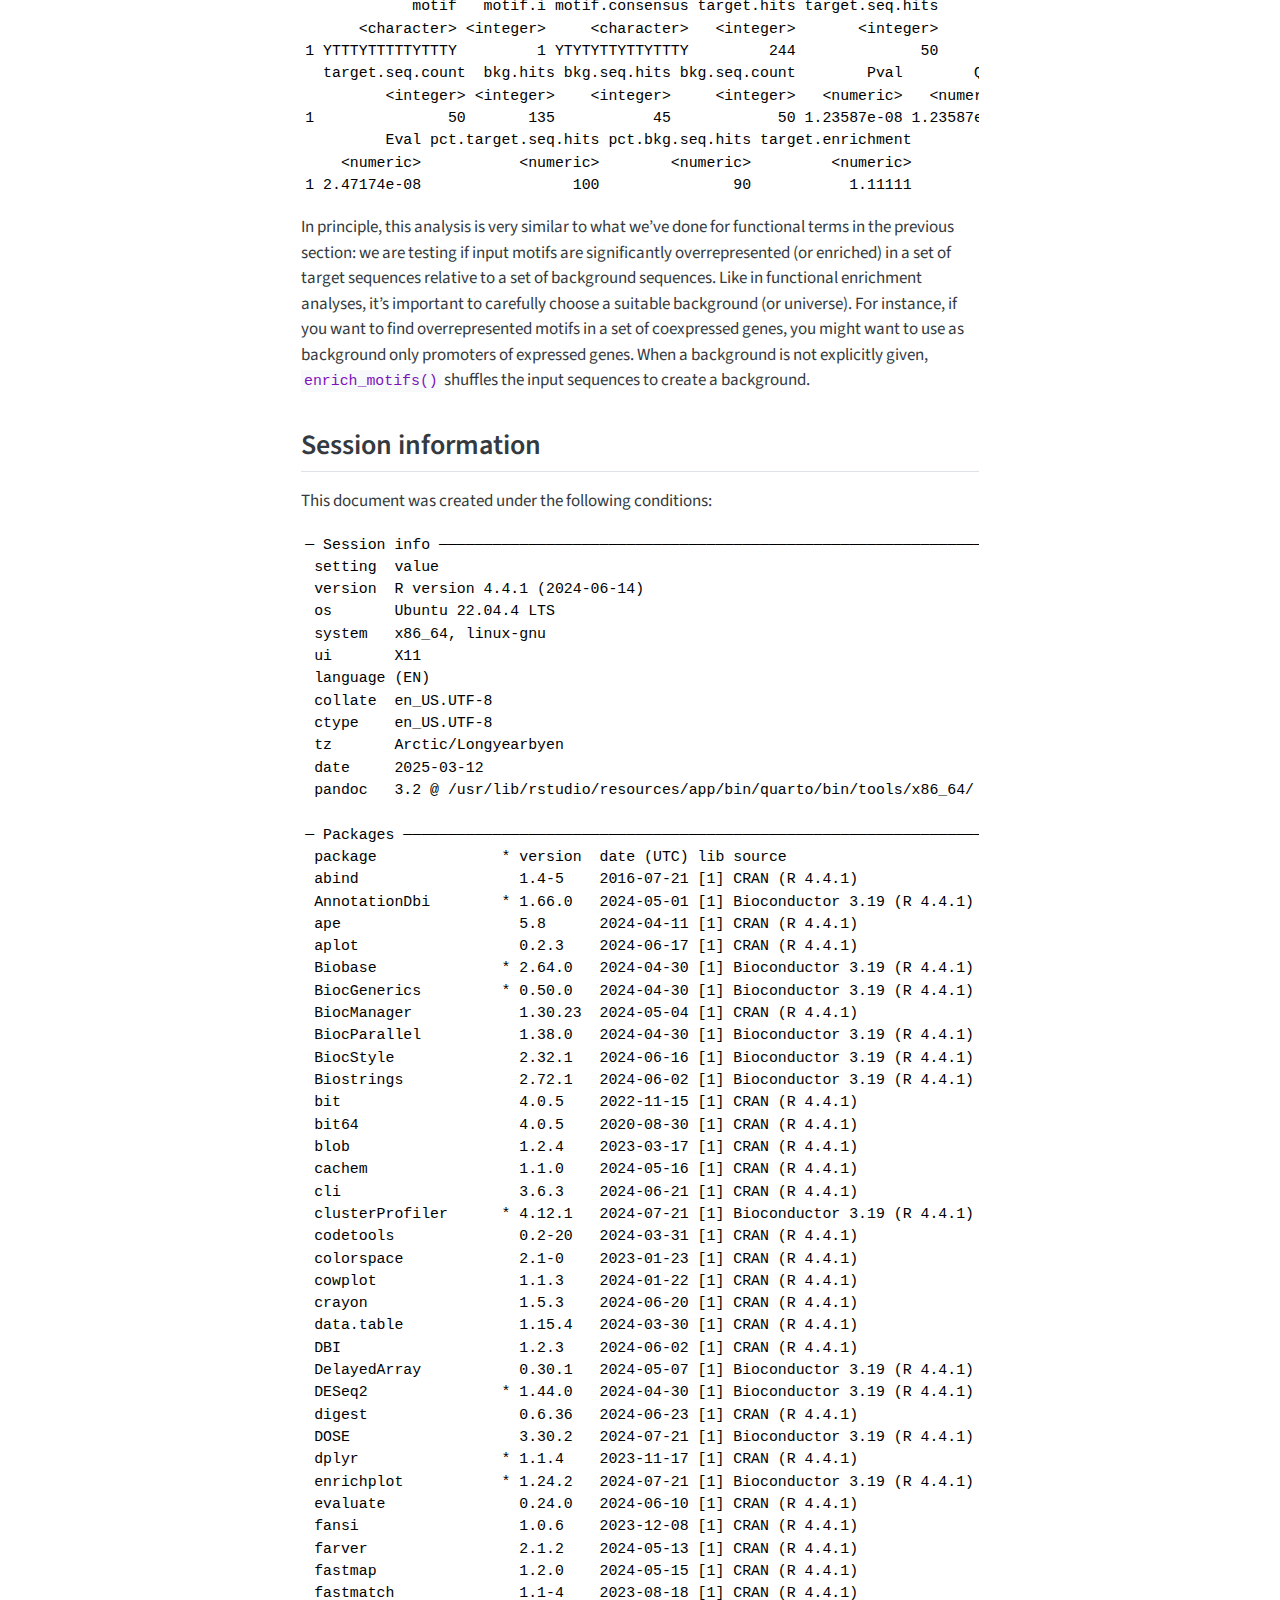
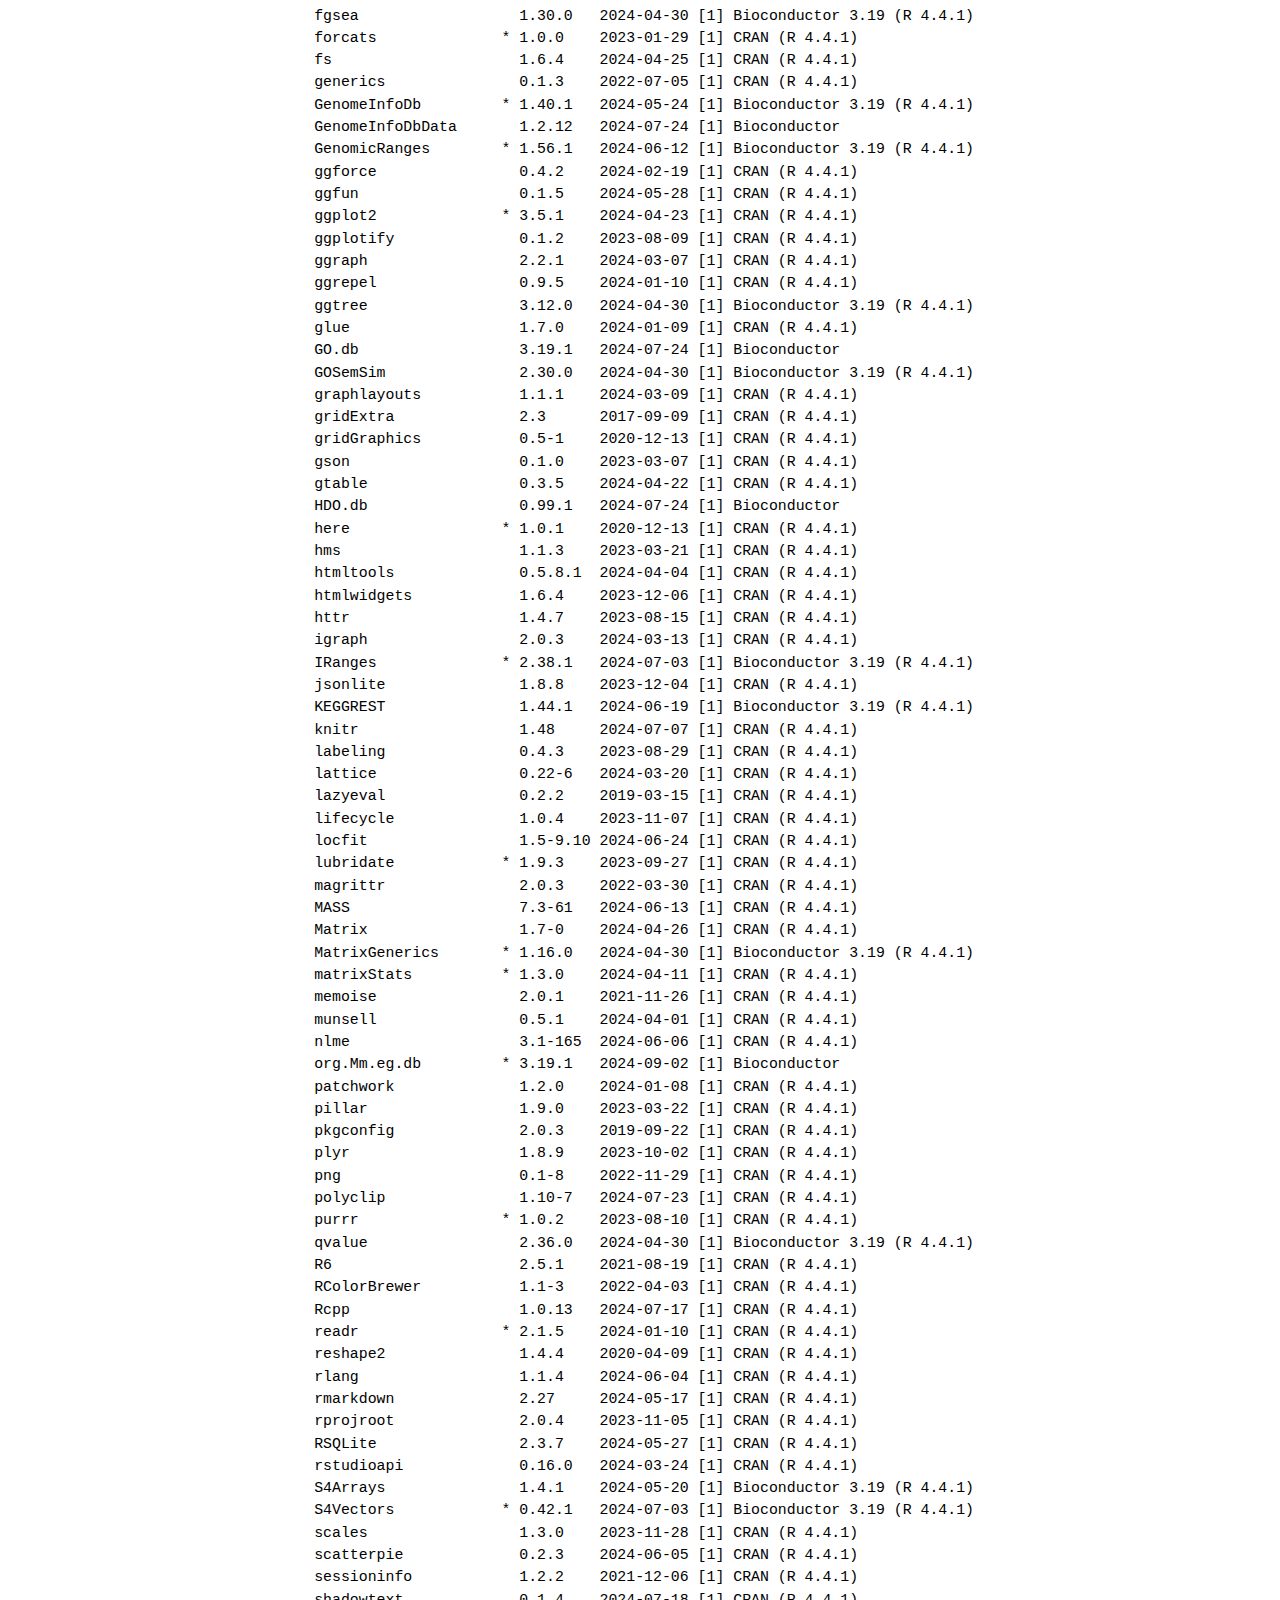
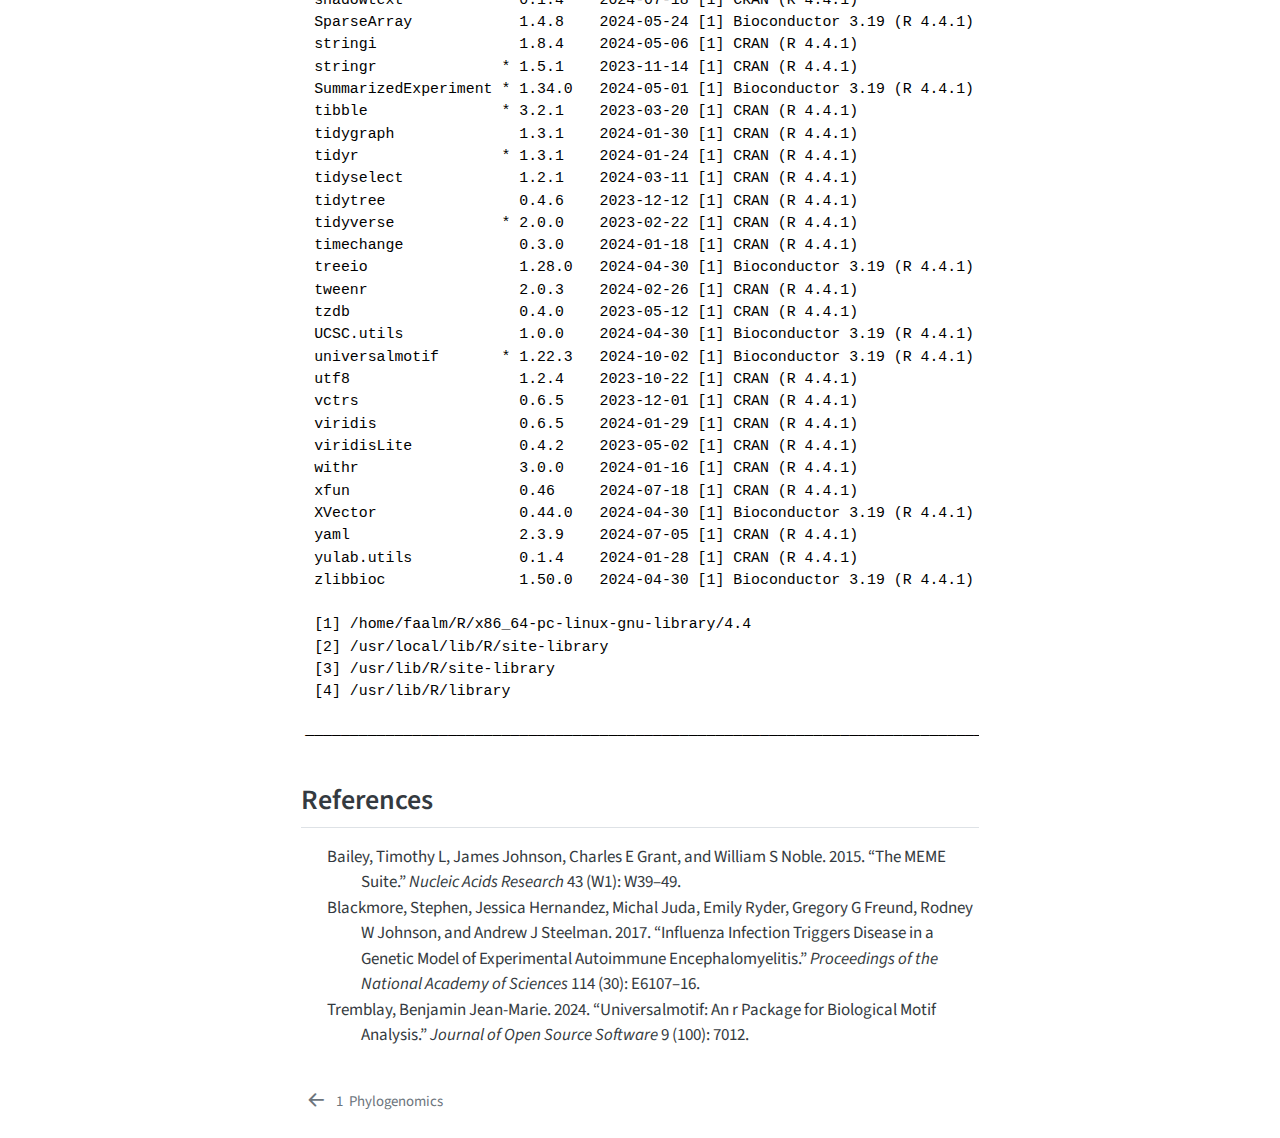
<file: chapters/gene_set_enrichment.html>
<!DOCTYPE html>
<html xmlns="http://www.w3.org/1999/xhtml" lang="en" xml:lang="en"><head>

<meta charset="utf-8">
<meta name="generator" content="quarto-1.6.42">

<meta name="viewport" content="width=device-width, initial-scale=1.0, user-scalable=yes">


<title>2&nbsp; Gene set enrichment analyses – Bioinformatics 2</title>
<style>
code{white-space: pre-wrap;}
span.smallcaps{font-variant: small-caps;}
div.columns{display: flex; gap: min(4vw, 1.5em);}
div.column{flex: auto; overflow-x: auto;}
div.hanging-indent{margin-left: 1.5em; text-indent: -1.5em;}
ul.task-list{list-style: none;}
ul.task-list li input[type="checkbox"] {
  width: 0.8em;
  margin: 0 0.8em 0.2em -1em; /* quarto-specific, see https://github.com/quarto-dev/quarto-cli/issues/4556 */ 
  vertical-align: middle;
}
/* CSS for syntax highlighting */
pre > code.sourceCode { white-space: pre; position: relative; }
pre > code.sourceCode > span { line-height: 1.25; }
pre > code.sourceCode > span:empty { height: 1.2em; }
.sourceCode { overflow: visible; }
code.sourceCode > span { color: inherit; text-decoration: inherit; }
div.sourceCode { margin: 1em 0; }
pre.sourceCode { margin: 0; }
@media screen {
div.sourceCode { overflow: auto; }
}
@media print {
pre > code.sourceCode { white-space: pre-wrap; }
pre > code.sourceCode > span { display: inline-block; text-indent: -5em; padding-left: 5em; }
}
pre.numberSource code
  { counter-reset: source-line 0; }
pre.numberSource code > span
  { position: relative; left: -4em; counter-increment: source-line; }
pre.numberSource code > span > a:first-child::before
  { content: counter(source-line);
    position: relative; left: -1em; text-align: right; vertical-align: baseline;
    border: none; display: inline-block;
    -webkit-touch-callout: none; -webkit-user-select: none;
    -khtml-user-select: none; -moz-user-select: none;
    -ms-user-select: none; user-select: none;
    padding: 0 4px; width: 4em;
  }
pre.numberSource { margin-left: 3em;  padding-left: 4px; }
div.sourceCode
  {   }
@media screen {
pre > code.sourceCode > span > a:first-child::before { text-decoration: underline; }
}
/* CSS for citations */
div.csl-bib-body { }
div.csl-entry {
  clear: both;
  margin-bottom: 0em;
}
.hanging-indent div.csl-entry {
  margin-left:2em;
  text-indent:-2em;
}
div.csl-left-margin {
  min-width:2em;
  float:left;
}
div.csl-right-inline {
  margin-left:2em;
  padding-left:1em;
}
div.csl-indent {
  margin-left: 2em;
}</style>


<script src="../site_libs/quarto-nav/quarto-nav.js"></script>
<script src="../site_libs/quarto-nav/headroom.min.js"></script>
<script src="../site_libs/clipboard/clipboard.min.js"></script>
<script src="../site_libs/quarto-search/autocomplete.umd.js"></script>
<script src="../site_libs/quarto-search/fuse.min.js"></script>
<script src="../site_libs/quarto-search/quarto-search.js"></script>
<meta name="quarto:offset" content="../">
<link href="../chapters/phylogenomics.html" rel="prev">
<script src="../site_libs/quarto-html/quarto.js"></script>
<script src="../site_libs/quarto-html/popper.min.js"></script>
<script src="../site_libs/quarto-html/tippy.umd.min.js"></script>
<script src="../site_libs/quarto-html/anchor.min.js"></script>
<link href="../site_libs/quarto-html/tippy.css" rel="stylesheet">
<link href="../site_libs/quarto-html/quarto-syntax-highlighting-2f5df379a58b258e96c21c0638c20c03.css" rel="stylesheet" id="quarto-text-highlighting-styles">
<script src="../site_libs/bootstrap/bootstrap.min.js"></script>
<link href="../site_libs/bootstrap/bootstrap-icons.css" rel="stylesheet">
<link href="../site_libs/bootstrap/bootstrap-a34d670291f06f286357e447776a572a.min.css" rel="stylesheet" append-hash="true" id="quarto-bootstrap" data-mode="light">
<script id="quarto-search-options" type="application/json">{
  "location": "sidebar",
  "copy-button": false,
  "collapse-after": 3,
  "panel-placement": "start",
  "type": "textbox",
  "limit": 50,
  "keyboard-shortcut": [
    "f",
    "/",
    "s"
  ],
  "show-item-context": false,
  "language": {
    "search-no-results-text": "No results",
    "search-matching-documents-text": "matching documents",
    "search-copy-link-title": "Copy link to search",
    "search-hide-matches-text": "Hide additional matches",
    "search-more-match-text": "more match in this document",
    "search-more-matches-text": "more matches in this document",
    "search-clear-button-title": "Clear",
    "search-text-placeholder": "",
    "search-detached-cancel-button-title": "Cancel",
    "search-submit-button-title": "Submit",
    "search-label": "Search"
  }
}</script>


</head>

<body class="nav-sidebar floating">

<div id="quarto-search-results"></div>
  <header id="quarto-header" class="headroom fixed-top">
  <nav class="quarto-secondary-nav">
    <div class="container-fluid d-flex">
      <button type="button" class="quarto-btn-toggle btn" data-bs-toggle="collapse" role="button" data-bs-target=".quarto-sidebar-collapse-item" aria-controls="quarto-sidebar" aria-expanded="false" aria-label="Toggle sidebar navigation" onclick="if (window.quartoToggleHeadroom) { window.quartoToggleHeadroom(); }">
        <i class="bi bi-layout-text-sidebar-reverse"></i>
      </button>
        <nav class="quarto-page-breadcrumbs" aria-label="breadcrumb"><ol class="breadcrumb"><li class="breadcrumb-item"><a href="../chapters/gene_set_enrichment.html"><span class="chapter-number">2</span>&nbsp; <span class="chapter-title">Gene set enrichment analyses</span></a></li></ol></nav>
        <a class="flex-grow-1" role="navigation" data-bs-toggle="collapse" data-bs-target=".quarto-sidebar-collapse-item" aria-controls="quarto-sidebar" aria-expanded="false" aria-label="Toggle sidebar navigation" onclick="if (window.quartoToggleHeadroom) { window.quartoToggleHeadroom(); }">      
        </a>
      <button type="button" class="btn quarto-search-button" aria-label="Search" onclick="window.quartoOpenSearch();">
        <i class="bi bi-search"></i>
      </button>
    </div>
  </nav>
</header>
<!-- content -->
<div id="quarto-content" class="quarto-container page-columns page-rows-contents page-layout-article">
<!-- sidebar -->
  <nav id="quarto-sidebar" class="sidebar collapse collapse-horizontal quarto-sidebar-collapse-item sidebar-navigation floating overflow-auto">
    <div class="pt-lg-2 mt-2 text-left sidebar-header">
    <div class="sidebar-title mb-0 py-0">
      <a href="../">Bioinformatics 2</a> 
    </div>
      </div>
        <div class="mt-2 flex-shrink-0 align-items-center">
        <div class="sidebar-search">
        <div id="quarto-search" class="" title="Search"></div>
        </div>
        </div>
    <div class="sidebar-menu-container"> 
    <ul class="list-unstyled mt-1">
        <li class="sidebar-item">
  <div class="sidebar-item-container"> 
  <a href="../index.html" class="sidebar-item-text sidebar-link">
 <span class="menu-text">Preface</span></a>
  </div>
</li>
        <li class="sidebar-item">
  <div class="sidebar-item-container"> 
  <a href="../chapters/phylogenomics.html" class="sidebar-item-text sidebar-link">
 <span class="menu-text"><span class="chapter-number">1</span>&nbsp; <span class="chapter-title">Phylogenomics</span></span></a>
  </div>
</li>
        <li class="sidebar-item">
  <div class="sidebar-item-container"> 
  <a href="../chapters/gene_set_enrichment.html" class="sidebar-item-text sidebar-link active">
 <span class="menu-text"><span class="chapter-number">2</span>&nbsp; <span class="chapter-title">Gene set enrichment analyses</span></span></a>
  </div>
</li>
    </ul>
    </div>
</nav>
<div id="quarto-sidebar-glass" class="quarto-sidebar-collapse-item" data-bs-toggle="collapse" data-bs-target=".quarto-sidebar-collapse-item"></div>
<!-- margin-sidebar -->
    <div id="quarto-margin-sidebar" class="sidebar margin-sidebar">
        <nav id="TOC" role="doc-toc" class="toc-active">
    <h2 id="toc-title">Table of contents</h2>
   
  <ul>
  <li><a href="#goals-of-this-lesson" id="toc-goals-of-this-lesson" class="nav-link active" data-scroll-target="#goals-of-this-lesson"><span class="header-section-number">2.1</span> Goals of this lesson</a></li>
  <li><a href="#enrichment-for-functional-terms" id="toc-enrichment-for-functional-terms" class="nav-link" data-scroll-target="#enrichment-for-functional-terms"><span class="header-section-number">2.2</span> Enrichment for functional terms</a></li>
  <li><a href="#enrichment-for-sequence-motifs" id="toc-enrichment-for-sequence-motifs" class="nav-link" data-scroll-target="#enrichment-for-sequence-motifs"><span class="header-section-number">2.3</span> Enrichment for sequence motifs</a></li>
  <li><a href="#session-information" id="toc-session-information" class="nav-link" data-scroll-target="#session-information">Session information</a></li>
  <li><a href="#references" id="toc-references" class="nav-link" data-scroll-target="#references">References</a></li>
  </ul>
</nav>
    </div>
<!-- main -->
<main class="content" id="quarto-document-content">

<header id="title-block-header" class="quarto-title-block default">
<div class="quarto-title">
<h1 class="title"><span class="chapter-number">2</span>&nbsp; <span class="chapter-title">Gene set enrichment analyses</span></h1>
</div>



<div class="quarto-title-meta">

    
  
    
  </div>
  


</header>


<p>Gene set enrichment analyses are commonly used to identify overrepresented terms (mostly functional categories, but also sequence motifs and other sets) among a particular set of terms. For instance, researchers typically want to find if a list of differentially expressed genes (DEGs) is overrepresented in genes related to a specific pathway. To do that, we use statistical methods to calculate the probability of finding the frequency of terms we found by chance (under the null hypothesis). Although simple, (correctly) performing enrichment analyses requires special attention to avoid common mistakes and pitfalls.</p>
<section id="goals-of-this-lesson" class="level2" data-number="2.1">
<h2 data-number="2.1" class="anchored" data-anchor-id="goals-of-this-lesson"><span class="header-section-number">2.1</span> Goals of this lesson</h2>
<p>In this lesson, you will learn to:</p>
<ul>
<li>perform enrichment analyses for functional terms among differentially expressed genes;</li>
<li>perform enrichment analyses for sequence motifs among a set of promoter sequences.</li>
</ul>
<p>We will start by loading the required packages.</p>
<div class="cell">
<div class="sourceCode cell-code" id="cb1"><pre class="sourceCode r code-with-copy"><code class="sourceCode r"><span id="cb1-1"><a href="#cb1-1" aria-hidden="true" tabindex="-1"></a><span class="fu">library</span>(here)</span>
<span id="cb1-2"><a href="#cb1-2" aria-hidden="true" tabindex="-1"></a><span class="fu">library</span>(tidyverse)</span>
<span id="cb1-3"><a href="#cb1-3" aria-hidden="true" tabindex="-1"></a><span class="fu">library</span>(SummarizedExperiment)</span>
<span id="cb1-4"><a href="#cb1-4" aria-hidden="true" tabindex="-1"></a><span class="fu">library</span>(DESeq2)</span>
<span id="cb1-5"><a href="#cb1-5" aria-hidden="true" tabindex="-1"></a><span class="fu">library</span>(clusterProfiler)</span>
<span id="cb1-6"><a href="#cb1-6" aria-hidden="true" tabindex="-1"></a><span class="fu">library</span>(enrichplot)</span>
<span id="cb1-7"><a href="#cb1-7" aria-hidden="true" tabindex="-1"></a><span class="fu">library</span>(org.Mm.eg.db)</span>
<span id="cb1-8"><a href="#cb1-8" aria-hidden="true" tabindex="-1"></a><span class="fu">library</span>(universalmotif)</span>
<span id="cb1-9"><a href="#cb1-9" aria-hidden="true" tabindex="-1"></a></span>
<span id="cb1-10"><a href="#cb1-10" aria-hidden="true" tabindex="-1"></a><span class="fu">set.seed</span>(<span class="dv">123</span>) <span class="co"># for reproducibility</span></span></code><button title="Copy to Clipboard" class="code-copy-button"><i class="bi"></i></button></pre></div>
</div>
</section>
<section id="enrichment-for-functional-terms" class="level2" data-number="2.2">
<h2 data-number="2.2" class="anchored" data-anchor-id="enrichment-for-functional-terms"><span class="header-section-number">2.2</span> Enrichment for functional terms</h2>
<p>To start, we will load an RNA-seq data set stored as a <code>SummarizedExperiment</code> object in <code>data/GSE96870_se.rds</code>. Data were obtained from <span class="citation" data-cites="blackmore2017influenza">Blackmore et al. (<a href="#ref-blackmore2017influenza" role="doc-biblioref">2017</a>)</span> and modified to keep only a subset of the samples. In this experiment, researchers were trying to investigate how gene expression changes in male and female mice 4 and 8 days after infection with Influenza A. Samples were extracted from spinal cord and cerebellum tissues, but here we will only cerebellum samples only.</p>
<p>Let’s load the <code>SummarizedExperiment</code> object and take a look at it.</p>
<div class="cell">
<div class="sourceCode cell-code" id="cb2"><pre class="sourceCode r code-with-copy"><code class="sourceCode r"><span id="cb2-1"><a href="#cb2-1" aria-hidden="true" tabindex="-1"></a><span class="co"># Load data</span></span>
<span id="cb2-2"><a href="#cb2-2" aria-hidden="true" tabindex="-1"></a>se <span class="ot">&lt;-</span> <span class="fu">readRDS</span>(<span class="fu">here</span>(<span class="st">"data"</span>, <span class="st">"GSE96870_se.rds"</span>))</span>
<span id="cb2-3"><a href="#cb2-3" aria-hidden="true" tabindex="-1"></a></span>
<span id="cb2-4"><a href="#cb2-4" aria-hidden="true" tabindex="-1"></a><span class="co"># Inspect data</span></span>
<span id="cb2-5"><a href="#cb2-5" aria-hidden="true" tabindex="-1"></a><span class="do">## Entire object</span></span>
<span id="cb2-6"><a href="#cb2-6" aria-hidden="true" tabindex="-1"></a>se</span></code><button title="Copy to Clipboard" class="code-copy-button"><i class="bi"></i></button></pre></div>
<div class="cell-output cell-output-stdout">
<pre><code>class: RangedSummarizedExperiment 
dim: 41786 22 
metadata(0):
assays(1): counts
rownames(41786): Xkr4 LOC105243853 ... TrnT TrnP
rowData names(3): ENTREZID product gbkey
colnames(22): GSM2545337 GSM2545338 ... GSM2545346 GSM2545347
colData names(12): title geo_accession ... Label Group</code></pre>
</div>
<div class="sourceCode cell-code" id="cb4"><pre class="sourceCode r code-with-copy"><code class="sourceCode r"><span id="cb4-1"><a href="#cb4-1" aria-hidden="true" tabindex="-1"></a><span class="do">## Count matrix</span></span>
<span id="cb4-2"><a href="#cb4-2" aria-hidden="true" tabindex="-1"></a><span class="fu">assay</span>(se) <span class="sc">|&gt;</span> <span class="fu">head</span>()</span></code><button title="Copy to Clipboard" class="code-copy-button"><i class="bi"></i></button></pre></div>
<div class="cell-output cell-output-stdout">
<pre><code>             GSM2545337 GSM2545338 GSM2545348 GSM2545353 GSM2545343 GSM2545349
Xkr4               2410       2159       2275       1910       2235       1881
LOC105243853          0          1          1          0          3          0
LOC105242387        121        110        161        214        130        154
LOC105242467          5          5          2          1          2          4
Rp1                   2          0          3          1          1          6
Sox17               239        218        302        322        296        286
             GSM2545354 GSM2545339 GSM2545344 GSM2545352 GSM2545362 GSM2545340
Xkr4               1771       1980       1779       1890       2315       1977
LOC105243853          0          4          3          1          1          0
LOC105242387        124        120        131        272        189        172
LOC105242467          4          5          2          3          2          2
Rp1                   3          3          1          5          3          2
Sox17               273        220        233        267        197        261
             GSM2545345 GSM2545350 GSM2545363 GSM2545336 GSM2545342 GSM2545351
Xkr4               1528       2584       1645       1891       1757       1837
LOC105243853          0          0          0          0          1          1
LOC105242387        160        124        223        204        177        221
LOC105242467          2          7          1         12          3          1
Rp1                   2          5          1          2          3          3
Sox17               271        325        310        251        179        201
             GSM2545380 GSM2545341 GSM2545346 GSM2545347
Xkr4               1723       1945       1644       1585
LOC105243853          1          0          1          3
LOC105242387        251        173        180        176
LOC105242467          4          6          1          2
Rp1                   0          1          2          2
Sox17               246        232        205        230</code></pre>
</div>
<div class="sourceCode cell-code" id="cb6"><pre class="sourceCode r code-with-copy"><code class="sourceCode r"><span id="cb6-1"><a href="#cb6-1" aria-hidden="true" tabindex="-1"></a><span class="do">## Sample metadata</span></span>
<span id="cb6-2"><a href="#cb6-2" aria-hidden="true" tabindex="-1"></a><span class="fu">colData</span>(se)</span></code><button title="Copy to Clipboard" class="code-copy-button"><i class="bi"></i></button></pre></div>
<div class="cell-output cell-output-stdout">
<pre><code>DataFrame with 22 rows and 12 columns
                     title geo_accession     organism         age         sex
               &lt;character&gt;   &lt;character&gt;  &lt;character&gt; &lt;character&gt; &lt;character&gt;
GSM2545337 CNS_RNA-seq_11C    GSM2545337 Mus musculus     8 weeks      Female
GSM2545338 CNS_RNA-seq_12C    GSM2545338 Mus musculus     8 weeks      Female
GSM2545348 CNS_RNA-seq_27C    GSM2545348 Mus musculus     8 weeks      Female
GSM2545353  CNS_RNA-seq_3C    GSM2545353 Mus musculus     8 weeks      Female
GSM2545343 CNS_RNA-seq_20C    GSM2545343 Mus musculus     8 weeks        Male
...                    ...           ...          ...         ...         ...
GSM2545351  CNS_RNA-seq_2C    GSM2545351 Mus musculus     8 weeks      Female
GSM2545380  CNS_RNA-seq_9C    GSM2545380 Mus musculus     8 weeks      Female
GSM2545341 CNS_RNA-seq_17C    GSM2545341 Mus musculus     8 weeks        Male
GSM2545346 CNS_RNA-seq_25C    GSM2545346 Mus musculus     8 weeks        Male
GSM2545347 CNS_RNA-seq_26C    GSM2545347 Mus musculus     8 weeks        Male
             infection      strain        time      tissue     mouse
           &lt;character&gt; &lt;character&gt; &lt;character&gt; &lt;character&gt; &lt;integer&gt;
GSM2545337 NonInfected     C57BL/6        Day0  Cerebellum         9
GSM2545338 NonInfected     C57BL/6        Day0  Cerebellum        10
GSM2545348 NonInfected     C57BL/6        Day0  Cerebellum         8
GSM2545353 NonInfected     C57BL/6        Day0  Cerebellum         4
GSM2545343 NonInfected     C57BL/6        Day0  Cerebellum        11
...                ...         ...         ...         ...       ...
GSM2545351  InfluenzaA     C57BL/6        Day8  Cerebellum        16
GSM2545380  InfluenzaA     C57BL/6        Day8  Cerebellum        19
GSM2545341  InfluenzaA     C57BL/6        Day8  Cerebellum         6
GSM2545346  InfluenzaA     C57BL/6        Day8  Cerebellum        23
GSM2545347  InfluenzaA     C57BL/6        Day8  Cerebellum        24
                    Label       Group
                 &lt;factor&gt;    &lt;factor&gt;
GSM2545337 Female_Day0_9  Female_Day0
GSM2545338 Female_Day0_10 Female_Day0
GSM2545348 Female_Day0_8  Female_Day0
GSM2545353 Female_Day0_4  Female_Day0
GSM2545343 Male_Day0_11   Male_Day0  
...                   ...         ...
GSM2545351 Female_Day8_16 Female_Day8
GSM2545380 Female_Day8_19 Female_Day8
GSM2545341 Male_Day8_6    Male_Day8  
GSM2545346 Male_Day8_23   Male_Day8  
GSM2545347 Male_Day8_24   Male_Day8  </code></pre>
</div>
</div>
<p>Now, we will identify genes that are differentially expressed on day 8 after infection compared to day 0 (control).</p>
<div class="cell">
<div class="sourceCode cell-code" id="cb8"><pre class="sourceCode r code-with-copy"><code class="sourceCode r"><span id="cb8-1"><a href="#cb8-1" aria-hidden="true" tabindex="-1"></a><span class="co"># Keep only protein-coding genes</span></span>
<span id="cb8-2"><a href="#cb8-2" aria-hidden="true" tabindex="-1"></a>se <span class="ot">&lt;-</span> se[<span class="fu">rowData</span>(se)<span class="sc">$</span>gbkey <span class="sc">==</span> <span class="st">"mRNA"</span>]</span>
<span id="cb8-3"><a href="#cb8-3" aria-hidden="true" tabindex="-1"></a></span>
<span id="cb8-4"><a href="#cb8-4" aria-hidden="true" tabindex="-1"></a><span class="co"># Get gene-wise differential expression test statistics (design: sex + time)</span></span>
<span id="cb8-5"><a href="#cb8-5" aria-hidden="true" tabindex="-1"></a>dds <span class="ot">&lt;-</span> <span class="fu">DESeqDataSet</span>(se, <span class="at">design =</span> <span class="sc">~</span> sex <span class="sc">+</span> time)</span>
<span id="cb8-6"><a href="#cb8-6" aria-hidden="true" tabindex="-1"></a>dds <span class="ot">&lt;-</span> <span class="fu">DESeq</span>(dds)</span>
<span id="cb8-7"><a href="#cb8-7" aria-hidden="true" tabindex="-1"></a></span>
<span id="cb8-8"><a href="#cb8-8" aria-hidden="true" tabindex="-1"></a><span class="co"># Obtain results from the desired contrast: day 8 vs day 0</span></span>
<span id="cb8-9"><a href="#cb8-9" aria-hidden="true" tabindex="-1"></a>res <span class="ot">&lt;-</span> <span class="fu">results</span>(dds, <span class="at">contrast =</span> <span class="fu">c</span>(<span class="st">"time"</span>, <span class="st">"Day8"</span>, <span class="st">"Day0"</span>))</span>
<span id="cb8-10"><a href="#cb8-10" aria-hidden="true" tabindex="-1"></a></span>
<span id="cb8-11"><a href="#cb8-11" aria-hidden="true" tabindex="-1"></a><span class="co"># Get differentially expressed genes (DEGs) in a character vector</span></span>
<span id="cb8-12"><a href="#cb8-12" aria-hidden="true" tabindex="-1"></a>deg <span class="ot">&lt;-</span> res <span class="sc">|&gt;</span></span>
<span id="cb8-13"><a href="#cb8-13" aria-hidden="true" tabindex="-1"></a>    <span class="fu">as.data.frame</span>() <span class="sc">|&gt;</span></span>
<span id="cb8-14"><a href="#cb8-14" aria-hidden="true" tabindex="-1"></a>    <span class="fu">filter</span>(padj <span class="sc">&lt;</span><span class="fl">0.05</span>, <span class="fu">abs</span>(log2FoldChange) <span class="sc">&gt;</span> <span class="fu">log2</span>(<span class="fl">1.5</span>)) <span class="sc">|&gt;</span></span>
<span id="cb8-15"><a href="#cb8-15" aria-hidden="true" tabindex="-1"></a>    tibble<span class="sc">::</span><span class="fu">rownames_to_column</span>(<span class="st">"gene"</span>) <span class="sc">|&gt;</span></span>
<span id="cb8-16"><a href="#cb8-16" aria-hidden="true" tabindex="-1"></a>    <span class="fu">pull</span>(gene)</span>
<span id="cb8-17"><a href="#cb8-17" aria-hidden="true" tabindex="-1"></a></span>
<span id="cb8-18"><a href="#cb8-18" aria-hidden="true" tabindex="-1"></a><span class="fu">head</span>(deg)</span></code><button title="Copy to Clipboard" class="code-copy-button"><i class="bi"></i></button></pre></div>
<div class="cell-output cell-output-stdout">
<pre><code>[1] "3110035E14Rik" "Sgk3"          "Kcnb2"         "Sbspon"       
[5] "Gsta3"         "Lman2l"       </code></pre>
</div>
</div>
<p>Next, we will try find out if this set of DEGs is overrepresented in genes associated with a particular Gene Ontology (GO) term. For that, we will GO annotation in the <code>OrgDb</code> package for mouse. Bioconductor provides so-called <code>OrgDb</code> packages with annotation data for a bunch of model organisms, and many packages (including <em><a href="https://bioconductor.org/packages/3.19/clusterProfiler">clusterProfiler</a></em>, which we will use to perform overrepresentation analysis) can use OrgDb packages to easily and automatically retrieve data.</p>
<div class="cell">
<div class="sourceCode cell-code" id="cb10"><pre class="sourceCode r code-with-copy"><code class="sourceCode r"><span id="cb10-1"><a href="#cb10-1" aria-hidden="true" tabindex="-1"></a><span class="co"># Perform ORA for GO terms</span></span>
<span id="cb10-2"><a href="#cb10-2" aria-hidden="true" tabindex="-1"></a>ora_go <span class="ot">&lt;-</span> <span class="fu">enrichGO</span>(</span>
<span id="cb10-3"><a href="#cb10-3" aria-hidden="true" tabindex="-1"></a>    <span class="at">gene =</span> deg, </span>
<span id="cb10-4"><a href="#cb10-4" aria-hidden="true" tabindex="-1"></a>    <span class="at">keyType =</span> <span class="st">"SYMBOL"</span>,</span>
<span id="cb10-5"><a href="#cb10-5" aria-hidden="true" tabindex="-1"></a>    <span class="at">ont =</span> <span class="st">"BP"</span>, </span>
<span id="cb10-6"><a href="#cb10-6" aria-hidden="true" tabindex="-1"></a>    <span class="at">OrgDb =</span> org.Mm.eg.db</span>
<span id="cb10-7"><a href="#cb10-7" aria-hidden="true" tabindex="-1"></a>)</span>
<span id="cb10-8"><a href="#cb10-8" aria-hidden="true" tabindex="-1"></a></span>
<span id="cb10-9"><a href="#cb10-9" aria-hidden="true" tabindex="-1"></a><span class="co"># Explore results as a data frame</span></span>
<span id="cb10-10"><a href="#cb10-10" aria-hidden="true" tabindex="-1"></a><span class="fu">as.data.frame</span>(ora_go) <span class="sc">|&gt;</span> <span class="fu">head</span>()</span></code><button title="Copy to Clipboard" class="code-copy-button"><i class="bi"></i></button></pre></div>
<div class="cell-output cell-output-stdout">
<pre><code>                   ID                Description GeneRatio   BgRatio
GO:0050900 GO:0050900        leukocyte migration    51/968 402/28905
GO:0006935 GO:0006935                 chemotaxis    52/968 465/28905
GO:0042330 GO:0042330                      taxis    52/968 467/28905
GO:0030595 GO:0030595       leukocyte chemotaxis    36/968 242/28905
GO:0071674 GO:0071674 mononuclear cell migration    32/968 203/28905
GO:0060326 GO:0060326            cell chemotaxis    41/968 334/28905
                 pvalue     p.adjust       qvalue
GO:0050900 3.536123e-16 1.795643e-12 1.304643e-12
GO:0006935 3.336947e-14 6.712316e-11 4.876903e-11
GO:0042330 3.965528e-14 6.712316e-11 4.876903e-11
GO:0030595 6.591196e-14 8.367524e-11 6.079511e-11
GO:0071674 3.208410e-13 3.258461e-10 2.367469e-10
GO:0060326 8.641191e-13 7.313328e-10 5.313575e-10
                                                                                                                                                                                                                                                                                                               geneID
GO:0050900              Tnfsf18/Sell/Slamf9/Fut7/Itga4/Mdk/Grem1/Ada/Prex1/Edn3/P2ry12/Il12a/S100a8/S100a9/Nbl1/Padi2/Bst1/Cxcl5/Ppbp/Pf4/Cxcl1/Ptn/Alox5/Trpm4/Hsd3b7/Itgam/Adam8/Ascl2/Calr/Ccl17/Enpp1/Aire/Ccl2/Ccl7/Ccl5/Ccl6/Ccr7/Aoc3/Itgb3/Ccl28/Lgals3/Ptk2b/Emp2/Apod/Retnlg/Plg/Fpr2/Dusp1/Ager/Il33/Ch25h
GO:0006935 Tnfsf18/Sell/Slamf9/Mdk/Grem1/Prex1/Edn3/P2ry12/Il12a/S100a8/S100a9/Lpar1/Nbl1/Padi2/Bst1/Cxcl5/Ppbp/Pf4/Cxcl1/Ptn/Alox5/Ntf3/Trpm4/Hsd3b7/Itgam/Adam8/Lsp1/Calr/Ccl17/Robo3/Cmtm7/Ccl2/Ccl7/Ccl5/Ccl6/Ccr7/Itgb3/Tubb2b/Ccl28/Lgals3/Cmtm5/Ptk2b/Nr4a1/Casr/Retnlg/Fpr2/Dusp1/Ager/Stx3/Ch25h/Plxnb3/Nox1
GO:0042330 Tnfsf18/Sell/Slamf9/Mdk/Grem1/Prex1/Edn3/P2ry12/Il12a/S100a8/S100a9/Lpar1/Nbl1/Padi2/Bst1/Cxcl5/Ppbp/Pf4/Cxcl1/Ptn/Alox5/Ntf3/Trpm4/Hsd3b7/Itgam/Adam8/Lsp1/Calr/Ccl17/Robo3/Cmtm7/Ccl2/Ccl7/Ccl5/Ccl6/Ccr7/Itgb3/Tubb2b/Ccl28/Lgals3/Cmtm5/Ptk2b/Nr4a1/Casr/Retnlg/Fpr2/Dusp1/Ager/Stx3/Ch25h/Plxnb3/Nox1
GO:0030595                                                                                              Tnfsf18/Sell/Slamf9/Mdk/Grem1/Prex1/Edn3/Il12a/S100a8/S100a9/Nbl1/Padi2/Bst1/Cxcl5/Ppbp/Pf4/Cxcl1/Ptn/Alox5/Trpm4/Hsd3b7/Itgam/Adam8/Calr/Ccl17/Ccl2/Ccl7/Ccl5/Ccl6/Ccr7/Lgals3/Ptk2b/Retnlg/Fpr2/Dusp1/Ch25h
GO:0071674                                                                                                                      Tnfsf18/Slamf9/Fut7/Itga4/Mdk/Grem1/Il12a/Nbl1/Padi2/Alox5/Trpm4/Hsd3b7/Adam8/Ascl2/Calr/Ccl17/Aire/Ccl2/Ccl7/Ccl5/Ccl6/Ccr7/Itgb3/Lgals3/Ptk2b/Apod/Retnlg/Plg/Fpr2/Dusp1/Ager/Ch25h
GO:0060326                                                                Tnfsf18/Sell/Slamf9/Mdk/Grem1/Prex1/Edn3/Il12a/S100a8/S100a9/Lpar1/Nbl1/Padi2/Bst1/Cxcl5/Ppbp/Pf4/Cxcl1/Ptn/Alox5/Trpm4/Hsd3b7/Itgam/Adam8/Calr/Ccl17/Ccl2/Ccl7/Ccl5/Ccl6/Ccr7/Ccl28/Lgals3/Ptk2b/Nr4a1/Retnlg/Fpr2/Dusp1/Ch25h/Plxnb3/Nox1
           Count
GO:0050900    51
GO:0006935    52
GO:0042330    52
GO:0030595    36
GO:0071674    32
GO:0060326    41</code></pre>
</div>
</div>
<div class="callout callout-style-default callout-tip callout-titled">
<div class="callout-header d-flex align-content-center">
<div class="callout-icon-container">
<i class="callout-icon"></i>
</div>
<div class="callout-title-container flex-fill">
Overrepresentation analyses with non-model organisms
</div>
</div>
<div class="callout-body-container callout-body">
<p>If you’re working with a non-model organism for which an <code>OrgDb</code> package is not available, you can create a 2-column data frame with functional annotation in the first column and gene IDs in the second column. Then, you can pass this annotation data frame to the <code>enricher()</code> function in <em><a href="https://bioconductor.org/packages/3.19/clusterProfiler">clusterProfiler</a></em>, which is more flexible and does not expect <code>OrgDb</code> objects as input.</p>
</div>
</div>
<p>As you can see, the <code>enrichGO()</code> function returned GO terms that are significantly overrepresented in our set of DEGs. However, there is an important issue with the way we performed the enrichment analysis: <code>enrichGO()</code> used all genes in the mouse genome as background (or ‘universe’). This does not make sense, because we didn’t use all genes for our differential expression analysis (e.g., we removed non-protein-coding genes). Choosing the right universe is <strong>very important</strong>, because a larger universe leads to more false positives (see an example <a href="https://carpentries-incubator.github.io/bioc-rnaseq/07-gene-set-analysis.html#choose-a-proper-universe">here</a>).</p>
<p>Now, let’s perform the enrichment analysis again, but this time restricting our universe to only those genes in the expression matrix.</p>
<div class="cell">
<div class="sourceCode cell-code" id="cb12"><pre class="sourceCode r code-with-copy"><code class="sourceCode r"><span id="cb12-1"><a href="#cb12-1" aria-hidden="true" tabindex="-1"></a><span class="co"># Perform ORA for GO terms with restricted universe</span></span>
<span id="cb12-2"><a href="#cb12-2" aria-hidden="true" tabindex="-1"></a>ora_go2 <span class="ot">&lt;-</span> <span class="fu">enrichGO</span>(</span>
<span id="cb12-3"><a href="#cb12-3" aria-hidden="true" tabindex="-1"></a>    <span class="at">gene =</span> deg, </span>
<span id="cb12-4"><a href="#cb12-4" aria-hidden="true" tabindex="-1"></a>    <span class="at">keyType =</span> <span class="st">"SYMBOL"</span>,</span>
<span id="cb12-5"><a href="#cb12-5" aria-hidden="true" tabindex="-1"></a>    <span class="at">ont =</span> <span class="st">"BP"</span>, </span>
<span id="cb12-6"><a href="#cb12-6" aria-hidden="true" tabindex="-1"></a>    <span class="at">universe =</span> <span class="fu">rownames</span>(se),</span>
<span id="cb12-7"><a href="#cb12-7" aria-hidden="true" tabindex="-1"></a>    <span class="at">OrgDb =</span> org.Mm.eg.db</span>
<span id="cb12-8"><a href="#cb12-8" aria-hidden="true" tabindex="-1"></a>)</span>
<span id="cb12-9"><a href="#cb12-9" aria-hidden="true" tabindex="-1"></a></span>
<span id="cb12-10"><a href="#cb12-10" aria-hidden="true" tabindex="-1"></a><span class="co"># Explore results as a data frame</span></span>
<span id="cb12-11"><a href="#cb12-11" aria-hidden="true" tabindex="-1"></a><span class="fu">as.data.frame</span>(ora_go2) <span class="sc">|&gt;</span> <span class="fu">head</span>()</span></code><button title="Copy to Clipboard" class="code-copy-button"><i class="bi"></i></button></pre></div>
<div class="cell-output cell-output-stdout">
<pre><code>                   ID
GO:0050900 GO:0050900
GO:0071674 GO:0071674
GO:0030595 GO:0030595
GO:0002523 GO:0002523
GO:0035456 GO:0035456
GO:0002460 GO:0002460
                                                                                                                         Description
GO:0050900                                                                                                       leukocyte migration
GO:0071674                                                                                                mononuclear cell migration
GO:0030595                                                                                                      leukocyte chemotaxis
GO:0002523                                                                     leukocyte migration involved in inflammatory response
GO:0035456                                                                                               response to interferon-beta
GO:0002460 adaptive immune response based on somatic recombination of immune receptors built from immunoglobulin superfamily domains
           GeneRatio   BgRatio       pvalue     p.adjust       qvalue
GO:0050900    51/968 372/16569 1.116320e-08 3.694287e-05 3.332087e-05
GO:0071674    32/968 180/16569 1.468901e-08 3.694287e-05 3.332087e-05
GO:0030595    36/968 222/16569 2.301099e-08 3.858177e-05 3.479908e-05
GO:0002523    11/968  25/16569 5.344683e-08 5.632460e-05 5.080235e-05
GO:0035456    16/968  55/16569 5.598867e-08 5.632460e-05 5.080235e-05
GO:0002460    44/968 320/16569 1.044964e-07 8.760284e-05 7.901396e-05
                                                                                                                                                                                                                                                                                                  geneID
GO:0050900 Tnfsf18/Sell/Slamf9/Fut7/Itga4/Mdk/Grem1/Ada/Prex1/Edn3/P2ry12/Il12a/S100a8/S100a9/Nbl1/Padi2/Bst1/Cxcl5/Ppbp/Pf4/Cxcl1/Ptn/Alox5/Trpm4/Hsd3b7/Itgam/Adam8/Ascl2/Calr/Ccl17/Enpp1/Aire/Ccl2/Ccl7/Ccl5/Ccl6/Ccr7/Aoc3/Itgb3/Ccl28/Lgals3/Ptk2b/Emp2/Apod/Retnlg/Plg/Fpr2/Dusp1/Ager/Il33/Ch25h
GO:0071674                                                                                                         Tnfsf18/Slamf9/Fut7/Itga4/Mdk/Grem1/Il12a/Nbl1/Padi2/Alox5/Trpm4/Hsd3b7/Adam8/Ascl2/Calr/Ccl17/Aire/Ccl2/Ccl7/Ccl5/Ccl6/Ccr7/Itgb3/Lgals3/Ptk2b/Apod/Retnlg/Plg/Fpr2/Dusp1/Ager/Ch25h
GO:0030595                                                                                 Tnfsf18/Sell/Slamf9/Mdk/Grem1/Prex1/Edn3/Il12a/S100a8/S100a9/Nbl1/Padi2/Bst1/Cxcl5/Ppbp/Pf4/Cxcl1/Ptn/Alox5/Trpm4/Hsd3b7/Itgam/Adam8/Calr/Ccl17/Ccl2/Ccl7/Ccl5/Ccl6/Ccr7/Lgals3/Ptk2b/Retnlg/Fpr2/Dusp1/Ch25h
GO:0002523                                                                                                                                                                                                                                   Fut7/Mdk/S100a8/S100a9/Ppbp/Ptn/Alox5/Itgam/Adam8/Ccl2/Aoc3
GO:0035456                                                                                                                                                                                        Aim2/Ifi204/Gbp6/Oas1c/Ifitm6/Bst2/Irgm1/Tgtp1/Tgtp2/Ifi47/Igtp/Irgm2/Ifitm7/F830016B08Rik/Iigp1/Ifit1
GO:0002460                              Il18rap/Pla2g4a/Tnfsf18/Fcgr4/Cd46/Fut7/C8g/Ada/Il12a/Rorc/Masp2/Fosl2/Pf4/Clec7a/Pirb/Trpm4/Irf7/Ascl2/Tnfsf13b/Il12rb1/Parp3/Enpp1/Aire/Icosl/Ccr7/Gzmb/Csf2rb/Il2rb/Tnfrsf13c/Emp2/Klhl6/Tfrc/H2-K1/Tap2/Ager/C4b/H2-Q1/H2-Q2/H2-Q6/H2-T23/Cd70/C3/Cd274/Il33
           Count
GO:0050900    51
GO:0071674    32
GO:0030595    36
GO:0002523    11
GO:0035456    16
GO:0002460    44</code></pre>
</div>
</div>
<p>Finally, you can also visually explore enrichment results as follows:</p>
<div class="cell">
<div class="sourceCode cell-code" id="cb14"><pre class="sourceCode r code-with-copy"><code class="sourceCode r"><span id="cb14-1"><a href="#cb14-1" aria-hidden="true" tabindex="-1"></a><span class="co"># Barplot</span></span>
<span id="cb14-2"><a href="#cb14-2" aria-hidden="true" tabindex="-1"></a><span class="fu">barplot</span>(ora_go2, <span class="at">showCategory =</span> <span class="dv">20</span>)</span></code><button title="Copy to Clipboard" class="code-copy-button"><i class="bi"></i></button></pre></div>
<div class="cell-output-display">
<div>
<figure class="figure">
<p><img src="gene_set_enrichment_files/figure-html/unnamed-chunk-6-1.png" class="img-fluid figure-img" width="768"></p>
</figure>
</div>
</div>
<div class="sourceCode cell-code" id="cb15"><pre class="sourceCode r code-with-copy"><code class="sourceCode r"><span id="cb15-1"><a href="#cb15-1" aria-hidden="true" tabindex="-1"></a><span class="co"># Dotplot</span></span>
<span id="cb15-2"><a href="#cb15-2" aria-hidden="true" tabindex="-1"></a><span class="fu">dotplot</span>(ora_go2, <span class="at">showCategory =</span> <span class="dv">20</span>)</span></code><button title="Copy to Clipboard" class="code-copy-button"><i class="bi"></i></button></pre></div>
<div class="cell-output-display">
<div>
<figure class="figure">
<p><img src="gene_set_enrichment_files/figure-html/unnamed-chunk-6-2.png" class="img-fluid figure-img" width="768"></p>
</figure>
</div>
</div>
</div>
<p>Although common, these visualization approaches are problematic because (i) they only show the top N (often 20) terms, when most of the time there are hundreds of enriched terms, and (ii) the GO database contains a lot of redundant terms, so many of the bars or dots in these plots actually represent the same thing. The best visualization technique for overrepresentation analysis is <strong>no visualization at all</strong>. Manually looking at the table and summarizing results in text is a much better thing to do.</p>
</section>
<section id="enrichment-for-sequence-motifs" class="level2" data-number="2.3">
<h2 data-number="2.3" class="anchored" data-anchor-id="enrichment-for-sequence-motifs"><span class="header-section-number">2.3</span> Enrichment for sequence motifs</h2>
<p>Enrichment analyses can also be used to find overrepresented sequence motifs among a set of sequences. For example, you may have a set of coexpressed genes and want to find out if a particular sequence motif is overrepresented in their promoter sequences (which would likely indicate transcription factor binding sites). There are many software tools for such kind of analysis, such as the MEME suite <span class="citation" data-cites="bailey2015meme">(<a href="#ref-bailey2015meme" role="doc-biblioref">Bailey et al. 2015</a>)</span> and the R/Bioconductor package universalmotif <span class="citation" data-cites="tremblay2024universalmotif">(<a href="#ref-tremblay2024universalmotif" role="doc-biblioref">Tremblay 2024</a>)</span>.</p>
<p>Here, we will use <em><a href="https://bioconductor.org/packages/3.19/universalmotif">universalmotif</a></em> to find out if an example motif (stored in the example data set <code>ArabidopsisMotif</code>) is significantly overrepresented in promoters of 50 genes in the genome of <em>Arabidopsis thaliana</em>. Let’s first load the example data and take a quick look at them.</p>
<div class="cell">
<div class="sourceCode cell-code" id="cb16"><pre class="sourceCode r code-with-copy"><code class="sourceCode r"><span id="cb16-1"><a href="#cb16-1" aria-hidden="true" tabindex="-1"></a><span class="co"># Load example data: promoters and motifs of Arabidopsis thaliana</span></span>
<span id="cb16-2"><a href="#cb16-2" aria-hidden="true" tabindex="-1"></a><span class="fu">data</span>(<span class="st">"ArabidopsisMotif"</span>)</span>
<span id="cb16-3"><a href="#cb16-3" aria-hidden="true" tabindex="-1"></a><span class="fu">data</span>(<span class="st">"ArabidopsisPromoters"</span>)</span>
<span id="cb16-4"><a href="#cb16-4" aria-hidden="true" tabindex="-1"></a></span>
<span id="cb16-5"><a href="#cb16-5" aria-hidden="true" tabindex="-1"></a><span class="co"># Inspect data</span></span>
<span id="cb16-6"><a href="#cb16-6" aria-hidden="true" tabindex="-1"></a>ArabidopsisMotif</span></code><button title="Copy to Clipboard" class="code-copy-button"><i class="bi"></i></button></pre></div>
<div class="cell-output cell-output-stdout">
<pre><code>
       Motif name:   YTTTYTTTTTYTTTY
         Alphabet:   DNA
             Type:   PPM
          Strands:   +-
         Total IC:   15.99
      Pseudocount:   1
        Consensus:   YTYTYTTYTTYTTTY
     Target sites:   617
          E-value:   2.5e-87

     Y    T    Y    T    Y    T    T    Y    T    T    Y    T    T    T    Y
A 0.01 0.00 0.00 0.00 0.00 0.06 0.00 0.01 0.00 0.00 0.02 0.00 0.00 0.00 0.00
C 0.30 0.17 0.31 0.01 0.54 0.02 0.24 0.25 0.22 0.04 0.39 0.21 0.16 0.18 0.43
G 0.16 0.05 0.03 0.01 0.00 0.02 0.11 0.00 0.04 0.05 0.03 0.01 0.02 0.00 0.11
T 0.53 0.78 0.66 0.98 0.45 0.90 0.66 0.74 0.74 0.91 0.55 0.77 0.83 0.82 0.46</code></pre>
</div>
<div class="sourceCode cell-code" id="cb18"><pre class="sourceCode r code-with-copy"><code class="sourceCode r"><span id="cb18-1"><a href="#cb18-1" aria-hidden="true" tabindex="-1"></a>ArabidopsisPromoters</span></code><button title="Copy to Clipboard" class="code-copy-button"><i class="bi"></i></button></pre></div>
<div class="cell-output cell-output-stdout">
<pre><code>DNAStringSet object of length 50:
     width seq                                              names               
 [1]  1000 CATACAAGTAACAGAAAAACCGA...ACACTTTTGTCCGAAAACTAAG AT4G28150
 [2]  1000 TCGCTCATAGTTCTCCTAGATCG...AAATCCCAGTATTACCAACTTC AT1G19380
 [3]  1000 AATTGAAGGCTTTTACATCTTGG...TTGAAAGTCTTCAAGCAGACGC AT4G19520
 [4]  1000 TCGTAAAGTTAAAGGGAGACGTC...TTTAATAATCACATCTCTTACC AT1G03850
 [5]  1000 TACTTTTATGGATCATCATCAGA...TGTGTAATGACGATGAAAGATG AT5G01810
 ...   ... ...
[46]  1000 ACAGCAAAAACTGAGGTGCGAAC...CAGAGAGGACTGAGGAAATTCA AT5G22690
[47]  1000 GAATTGTGATACTATACTAATTG...GCCGTGCCCTTCATTTTCAGAA AT1G05670
[48]  1000 CATGCTTGGTTGGTTCTTCTTGT...AAACTTAGTGCCACTTAGACAC AT1G06160
[49]  1000 AGTTTATTGAATTAAGTTTTTAG...TAAGGAACGTTCAAGAACCAAA AT5G24660
[50]  1000 AGCGGTATATAAAAGTTAGTGCT...AGGATGTTGATGCATGAAAATC AT3G19200</code></pre>
</div>
</div>
<p>Now, to perform an enrichment analysis, we will use the <code>enrich_motifs()</code> function.</p>
<div class="cell">
<div class="sourceCode cell-code" id="cb20"><pre class="sourceCode r code-with-copy"><code class="sourceCode r"><span id="cb20-1"><a href="#cb20-1" aria-hidden="true" tabindex="-1"></a><span class="co"># Perform motif enrichment analysis</span></span>
<span id="cb20-2"><a href="#cb20-2" aria-hidden="true" tabindex="-1"></a><span class="fu">enrich_motifs</span>(</span>
<span id="cb20-3"><a href="#cb20-3" aria-hidden="true" tabindex="-1"></a>    <span class="at">motifs =</span> ArabidopsisMotif, </span>
<span id="cb20-4"><a href="#cb20-4" aria-hidden="true" tabindex="-1"></a>    <span class="at">sequences =</span> ArabidopsisPromoters, </span>
<span id="cb20-5"><a href="#cb20-5" aria-hidden="true" tabindex="-1"></a>    <span class="at">shuffle.k =</span> <span class="dv">3</span>,</span>
<span id="cb20-6"><a href="#cb20-6" aria-hidden="true" tabindex="-1"></a>    <span class="at">threshold =</span> <span class="fl">0.001</span>, </span>
<span id="cb20-7"><a href="#cb20-7" aria-hidden="true" tabindex="-1"></a>    <span class="at">RC =</span> <span class="cn">TRUE</span></span>
<span id="cb20-8"><a href="#cb20-8" aria-hidden="true" tabindex="-1"></a>)</span></code><button title="Copy to Clipboard" class="code-copy-button"><i class="bi"></i></button></pre></div>
<div class="cell-output cell-output-stdout">
<pre><code>DataFrame with 1 row and 15 columns
            motif   motif.i motif.consensus target.hits target.seq.hits
      &lt;character&gt; &lt;integer&gt;     &lt;character&gt;   &lt;integer&gt;       &lt;integer&gt;
1 YTTTYTTTTTYTTTY         1 YTYTYTTYTTYTTTY         244              50
  target.seq.count  bkg.hits bkg.seq.hits bkg.seq.count        Pval        Qval
         &lt;integer&gt; &lt;integer&gt;    &lt;integer&gt;     &lt;integer&gt;   &lt;numeric&gt;   &lt;numeric&gt;
1               50       135           45            50 1.23587e-08 1.23587e-08
         Eval pct.target.seq.hits pct.bkg.seq.hits target.enrichment
    &lt;numeric&gt;           &lt;numeric&gt;        &lt;numeric&gt;         &lt;numeric&gt;
1 2.47174e-08                 100               90           1.11111</code></pre>
</div>
</div>
<p>In principle, this analysis is very similar to what we’ve done for functional terms in the previous section: we are testing if input motifs are significantly overrepresented (or enriched) in a set of target sequences relative to a set of background sequences. Like in functional enrichment analyses, it’s important to carefully choose a suitable background (or universe). For instance, if you want to find overrepresented motifs in a set of coexpressed genes, you might want to use as background only promoters of expressed genes. When a background is not explicitly given, <code>enrich_motifs()</code> shuffles the input sequences to create a background.</p>
</section>
<section id="session-information" class="level2 unnumbered">
<h2 class="unnumbered anchored" data-anchor-id="session-information">Session information</h2>
<p>This document was created under the following conditions:</p>
<div class="cell">
<div class="cell-output cell-output-stdout">
<pre><code>─ Session info ───────────────────────────────────────────────────────────────
 setting  value
 version  R version 4.4.1 (2024-06-14)
 os       Ubuntu 22.04.4 LTS
 system   x86_64, linux-gnu
 ui       X11
 language (EN)
 collate  en_US.UTF-8
 ctype    en_US.UTF-8
 tz       Arctic/Longyearbyen
 date     2025-03-12
 pandoc   3.2 @ /usr/lib/rstudio/resources/app/bin/quarto/bin/tools/x86_64/ (via rmarkdown)

─ Packages ───────────────────────────────────────────────────────────────────
 package              * version  date (UTC) lib source
 abind                  1.4-5    2016-07-21 [1] CRAN (R 4.4.1)
 AnnotationDbi        * 1.66.0   2024-05-01 [1] Bioconductor 3.19 (R 4.4.1)
 ape                    5.8      2024-04-11 [1] CRAN (R 4.4.1)
 aplot                  0.2.3    2024-06-17 [1] CRAN (R 4.4.1)
 Biobase              * 2.64.0   2024-04-30 [1] Bioconductor 3.19 (R 4.4.1)
 BiocGenerics         * 0.50.0   2024-04-30 [1] Bioconductor 3.19 (R 4.4.1)
 BiocManager            1.30.23  2024-05-04 [1] CRAN (R 4.4.1)
 BiocParallel           1.38.0   2024-04-30 [1] Bioconductor 3.19 (R 4.4.1)
 BiocStyle              2.32.1   2024-06-16 [1] Bioconductor 3.19 (R 4.4.1)
 Biostrings             2.72.1   2024-06-02 [1] Bioconductor 3.19 (R 4.4.1)
 bit                    4.0.5    2022-11-15 [1] CRAN (R 4.4.1)
 bit64                  4.0.5    2020-08-30 [1] CRAN (R 4.4.1)
 blob                   1.2.4    2023-03-17 [1] CRAN (R 4.4.1)
 cachem                 1.1.0    2024-05-16 [1] CRAN (R 4.4.1)
 cli                    3.6.3    2024-06-21 [1] CRAN (R 4.4.1)
 clusterProfiler      * 4.12.1   2024-07-21 [1] Bioconductor 3.19 (R 4.4.1)
 codetools              0.2-20   2024-03-31 [1] CRAN (R 4.4.1)
 colorspace             2.1-0    2023-01-23 [1] CRAN (R 4.4.1)
 cowplot                1.1.3    2024-01-22 [1] CRAN (R 4.4.1)
 crayon                 1.5.3    2024-06-20 [1] CRAN (R 4.4.1)
 data.table             1.15.4   2024-03-30 [1] CRAN (R 4.4.1)
 DBI                    1.2.3    2024-06-02 [1] CRAN (R 4.4.1)
 DelayedArray           0.30.1   2024-05-07 [1] Bioconductor 3.19 (R 4.4.1)
 DESeq2               * 1.44.0   2024-04-30 [1] Bioconductor 3.19 (R 4.4.1)
 digest                 0.6.36   2024-06-23 [1] CRAN (R 4.4.1)
 DOSE                   3.30.2   2024-07-21 [1] Bioconductor 3.19 (R 4.4.1)
 dplyr                * 1.1.4    2023-11-17 [1] CRAN (R 4.4.1)
 enrichplot           * 1.24.2   2024-07-21 [1] Bioconductor 3.19 (R 4.4.1)
 evaluate               0.24.0   2024-06-10 [1] CRAN (R 4.4.1)
 fansi                  1.0.6    2023-12-08 [1] CRAN (R 4.4.1)
 farver                 2.1.2    2024-05-13 [1] CRAN (R 4.4.1)
 fastmap                1.2.0    2024-05-15 [1] CRAN (R 4.4.1)
 fastmatch              1.1-4    2023-08-18 [1] CRAN (R 4.4.1)
 fgsea                  1.30.0   2024-04-30 [1] Bioconductor 3.19 (R 4.4.1)
 forcats              * 1.0.0    2023-01-29 [1] CRAN (R 4.4.1)
 fs                     1.6.4    2024-04-25 [1] CRAN (R 4.4.1)
 generics               0.1.3    2022-07-05 [1] CRAN (R 4.4.1)
 GenomeInfoDb         * 1.40.1   2024-05-24 [1] Bioconductor 3.19 (R 4.4.1)
 GenomeInfoDbData       1.2.12   2024-07-24 [1] Bioconductor
 GenomicRanges        * 1.56.1   2024-06-12 [1] Bioconductor 3.19 (R 4.4.1)
 ggforce                0.4.2    2024-02-19 [1] CRAN (R 4.4.1)
 ggfun                  0.1.5    2024-05-28 [1] CRAN (R 4.4.1)
 ggplot2              * 3.5.1    2024-04-23 [1] CRAN (R 4.4.1)
 ggplotify              0.1.2    2023-08-09 [1] CRAN (R 4.4.1)
 ggraph                 2.2.1    2024-03-07 [1] CRAN (R 4.4.1)
 ggrepel                0.9.5    2024-01-10 [1] CRAN (R 4.4.1)
 ggtree                 3.12.0   2024-04-30 [1] Bioconductor 3.19 (R 4.4.1)
 glue                   1.7.0    2024-01-09 [1] CRAN (R 4.4.1)
 GO.db                  3.19.1   2024-07-24 [1] Bioconductor
 GOSemSim               2.30.0   2024-04-30 [1] Bioconductor 3.19 (R 4.4.1)
 graphlayouts           1.1.1    2024-03-09 [1] CRAN (R 4.4.1)
 gridExtra              2.3      2017-09-09 [1] CRAN (R 4.4.1)
 gridGraphics           0.5-1    2020-12-13 [1] CRAN (R 4.4.1)
 gson                   0.1.0    2023-03-07 [1] CRAN (R 4.4.1)
 gtable                 0.3.5    2024-04-22 [1] CRAN (R 4.4.1)
 HDO.db                 0.99.1   2024-07-24 [1] Bioconductor
 here                 * 1.0.1    2020-12-13 [1] CRAN (R 4.4.1)
 hms                    1.1.3    2023-03-21 [1] CRAN (R 4.4.1)
 htmltools              0.5.8.1  2024-04-04 [1] CRAN (R 4.4.1)
 htmlwidgets            1.6.4    2023-12-06 [1] CRAN (R 4.4.1)
 httr                   1.4.7    2023-08-15 [1] CRAN (R 4.4.1)
 igraph                 2.0.3    2024-03-13 [1] CRAN (R 4.4.1)
 IRanges              * 2.38.1   2024-07-03 [1] Bioconductor 3.19 (R 4.4.1)
 jsonlite               1.8.8    2023-12-04 [1] CRAN (R 4.4.1)
 KEGGREST               1.44.1   2024-06-19 [1] Bioconductor 3.19 (R 4.4.1)
 knitr                  1.48     2024-07-07 [1] CRAN (R 4.4.1)
 labeling               0.4.3    2023-08-29 [1] CRAN (R 4.4.1)
 lattice                0.22-6   2024-03-20 [1] CRAN (R 4.4.1)
 lazyeval               0.2.2    2019-03-15 [1] CRAN (R 4.4.1)
 lifecycle              1.0.4    2023-11-07 [1] CRAN (R 4.4.1)
 locfit                 1.5-9.10 2024-06-24 [1] CRAN (R 4.4.1)
 lubridate            * 1.9.3    2023-09-27 [1] CRAN (R 4.4.1)
 magrittr               2.0.3    2022-03-30 [1] CRAN (R 4.4.1)
 MASS                   7.3-61   2024-06-13 [1] CRAN (R 4.4.1)
 Matrix                 1.7-0    2024-04-26 [1] CRAN (R 4.4.1)
 MatrixGenerics       * 1.16.0   2024-04-30 [1] Bioconductor 3.19 (R 4.4.1)
 matrixStats          * 1.3.0    2024-04-11 [1] CRAN (R 4.4.1)
 memoise                2.0.1    2021-11-26 [1] CRAN (R 4.4.1)
 munsell                0.5.1    2024-04-01 [1] CRAN (R 4.4.1)
 nlme                   3.1-165  2024-06-06 [1] CRAN (R 4.4.1)
 org.Mm.eg.db         * 3.19.1   2024-09-02 [1] Bioconductor
 patchwork              1.2.0    2024-01-08 [1] CRAN (R 4.4.1)
 pillar                 1.9.0    2023-03-22 [1] CRAN (R 4.4.1)
 pkgconfig              2.0.3    2019-09-22 [1] CRAN (R 4.4.1)
 plyr                   1.8.9    2023-10-02 [1] CRAN (R 4.4.1)
 png                    0.1-8    2022-11-29 [1] CRAN (R 4.4.1)
 polyclip               1.10-7   2024-07-23 [1] CRAN (R 4.4.1)
 purrr                * 1.0.2    2023-08-10 [1] CRAN (R 4.4.1)
 qvalue                 2.36.0   2024-04-30 [1] Bioconductor 3.19 (R 4.4.1)
 R6                     2.5.1    2021-08-19 [1] CRAN (R 4.4.1)
 RColorBrewer           1.1-3    2022-04-03 [1] CRAN (R 4.4.1)
 Rcpp                   1.0.13   2024-07-17 [1] CRAN (R 4.4.1)
 readr                * 2.1.5    2024-01-10 [1] CRAN (R 4.4.1)
 reshape2               1.4.4    2020-04-09 [1] CRAN (R 4.4.1)
 rlang                  1.1.4    2024-06-04 [1] CRAN (R 4.4.1)
 rmarkdown              2.27     2024-05-17 [1] CRAN (R 4.4.1)
 rprojroot              2.0.4    2023-11-05 [1] CRAN (R 4.4.1)
 RSQLite                2.3.7    2024-05-27 [1] CRAN (R 4.4.1)
 rstudioapi             0.16.0   2024-03-24 [1] CRAN (R 4.4.1)
 S4Arrays               1.4.1    2024-05-20 [1] Bioconductor 3.19 (R 4.4.1)
 S4Vectors            * 0.42.1   2024-07-03 [1] Bioconductor 3.19 (R 4.4.1)
 scales                 1.3.0    2023-11-28 [1] CRAN (R 4.4.1)
 scatterpie             0.2.3    2024-06-05 [1] CRAN (R 4.4.1)
 sessioninfo            1.2.2    2021-12-06 [1] CRAN (R 4.4.1)
 shadowtext             0.1.4    2024-07-18 [1] CRAN (R 4.4.1)
 SparseArray            1.4.8    2024-05-24 [1] Bioconductor 3.19 (R 4.4.1)
 stringi                1.8.4    2024-05-06 [1] CRAN (R 4.4.1)
 stringr              * 1.5.1    2023-11-14 [1] CRAN (R 4.4.1)
 SummarizedExperiment * 1.34.0   2024-05-01 [1] Bioconductor 3.19 (R 4.4.1)
 tibble               * 3.2.1    2023-03-20 [1] CRAN (R 4.4.1)
 tidygraph              1.3.1    2024-01-30 [1] CRAN (R 4.4.1)
 tidyr                * 1.3.1    2024-01-24 [1] CRAN (R 4.4.1)
 tidyselect             1.2.1    2024-03-11 [1] CRAN (R 4.4.1)
 tidytree               0.4.6    2023-12-12 [1] CRAN (R 4.4.1)
 tidyverse            * 2.0.0    2023-02-22 [1] CRAN (R 4.4.1)
 timechange             0.3.0    2024-01-18 [1] CRAN (R 4.4.1)
 treeio                 1.28.0   2024-04-30 [1] Bioconductor 3.19 (R 4.4.1)
 tweenr                 2.0.3    2024-02-26 [1] CRAN (R 4.4.1)
 tzdb                   0.4.0    2023-05-12 [1] CRAN (R 4.4.1)
 UCSC.utils             1.0.0    2024-04-30 [1] Bioconductor 3.19 (R 4.4.1)
 universalmotif       * 1.22.3   2024-10-02 [1] Bioconductor 3.19 (R 4.4.1)
 utf8                   1.2.4    2023-10-22 [1] CRAN (R 4.4.1)
 vctrs                  0.6.5    2023-12-01 [1] CRAN (R 4.4.1)
 viridis                0.6.5    2024-01-29 [1] CRAN (R 4.4.1)
 viridisLite            0.4.2    2023-05-02 [1] CRAN (R 4.4.1)
 withr                  3.0.0    2024-01-16 [1] CRAN (R 4.4.1)
 xfun                   0.46     2024-07-18 [1] CRAN (R 4.4.1)
 XVector                0.44.0   2024-04-30 [1] Bioconductor 3.19 (R 4.4.1)
 yaml                   2.3.9    2024-07-05 [1] CRAN (R 4.4.1)
 yulab.utils            0.1.4    2024-01-28 [1] CRAN (R 4.4.1)
 zlibbioc               1.50.0   2024-04-30 [1] Bioconductor 3.19 (R 4.4.1)

 [1] /home/faalm/R/x86_64-pc-linux-gnu-library/4.4
 [2] /usr/local/lib/R/site-library
 [3] /usr/lib/R/site-library
 [4] /usr/lib/R/library

──────────────────────────────────────────────────────────────────────────────</code></pre>
</div>
</div>
</section>
<section id="references" class="level2 unnumbered">
<h2 class="unnumbered anchored" data-anchor-id="references">References</h2>


<div id="refs" class="references csl-bib-body hanging-indent" data-entry-spacing="0" role="list">
<div id="ref-bailey2015meme" class="csl-entry" role="listitem">
Bailey, Timothy L, James Johnson, Charles E Grant, and William S Noble. 2015. <span>“The MEME Suite.”</span> <em>Nucleic Acids Research</em> 43 (W1): W39–49.
</div>
<div id="ref-blackmore2017influenza" class="csl-entry" role="listitem">
Blackmore, Stephen, Jessica Hernandez, Michal Juda, Emily Ryder, Gregory G Freund, Rodney W Johnson, and Andrew J Steelman. 2017. <span>“Influenza Infection Triggers Disease in a Genetic Model of Experimental Autoimmune Encephalomyelitis.”</span> <em>Proceedings of the National Academy of Sciences</em> 114 (30): E6107–16.
</div>
<div id="ref-tremblay2024universalmotif" class="csl-entry" role="listitem">
Tremblay, Benjamin Jean-Marie. 2024. <span>“Universalmotif: An r Package for Biological Motif Analysis.”</span> <em>Journal of Open Source Software</em> 9 (100): 7012.
</div>
</div>
</section>

</main> <!-- /main -->
<script id="quarto-html-after-body" type="application/javascript">
window.document.addEventListener("DOMContentLoaded", function (event) {
  const toggleBodyColorMode = (bsSheetEl) => {
    const mode = bsSheetEl.getAttribute("data-mode");
    const bodyEl = window.document.querySelector("body");
    if (mode === "dark") {
      bodyEl.classList.add("quarto-dark");
      bodyEl.classList.remove("quarto-light");
    } else {
      bodyEl.classList.add("quarto-light");
      bodyEl.classList.remove("quarto-dark");
    }
  }
  const toggleBodyColorPrimary = () => {
    const bsSheetEl = window.document.querySelector("link#quarto-bootstrap");
    if (bsSheetEl) {
      toggleBodyColorMode(bsSheetEl);
    }
  }
  toggleBodyColorPrimary();  
  const icon = "";
  const anchorJS = new window.AnchorJS();
  anchorJS.options = {
    placement: 'right',
    icon: icon
  };
  anchorJS.add('.anchored');
  const isCodeAnnotation = (el) => {
    for (const clz of el.classList) {
      if (clz.startsWith('code-annotation-')) {                     
        return true;
      }
    }
    return false;
  }
  const onCopySuccess = function(e) {
    // button target
    const button = e.trigger;
    // don't keep focus
    button.blur();
    // flash "checked"
    button.classList.add('code-copy-button-checked');
    var currentTitle = button.getAttribute("title");
    button.setAttribute("title", "Copied!");
    let tooltip;
    if (window.bootstrap) {
      button.setAttribute("data-bs-toggle", "tooltip");
      button.setAttribute("data-bs-placement", "left");
      button.setAttribute("data-bs-title", "Copied!");
      tooltip = new bootstrap.Tooltip(button, 
        { trigger: "manual", 
          customClass: "code-copy-button-tooltip",
          offset: [0, -8]});
      tooltip.show();    
    }
    setTimeout(function() {
      if (tooltip) {
        tooltip.hide();
        button.removeAttribute("data-bs-title");
        button.removeAttribute("data-bs-toggle");
        button.removeAttribute("data-bs-placement");
      }
      button.setAttribute("title", currentTitle);
      button.classList.remove('code-copy-button-checked');
    }, 1000);
    // clear code selection
    e.clearSelection();
  }
  const getTextToCopy = function(trigger) {
      const codeEl = trigger.previousElementSibling.cloneNode(true);
      for (const childEl of codeEl.children) {
        if (isCodeAnnotation(childEl)) {
          childEl.remove();
        }
      }
      return codeEl.innerText;
  }
  const clipboard = new window.ClipboardJS('.code-copy-button:not([data-in-quarto-modal])', {
    text: getTextToCopy
  });
  clipboard.on('success', onCopySuccess);
  if (window.document.getElementById('quarto-embedded-source-code-modal')) {
    const clipboardModal = new window.ClipboardJS('.code-copy-button[data-in-quarto-modal]', {
      text: getTextToCopy,
      container: window.document.getElementById('quarto-embedded-source-code-modal')
    });
    clipboardModal.on('success', onCopySuccess);
  }
    var localhostRegex = new RegExp(/^(?:http|https):\/\/localhost\:?[0-9]*\//);
    var mailtoRegex = new RegExp(/^mailto:/);
      var filterRegex = new RegExp('/' + window.location.host + '/');
    var isInternal = (href) => {
        return filterRegex.test(href) || localhostRegex.test(href) || mailtoRegex.test(href);
    }
    // Inspect non-navigation links and adorn them if external
 	var links = window.document.querySelectorAll('a[href]:not(.nav-link):not(.navbar-brand):not(.toc-action):not(.sidebar-link):not(.sidebar-item-toggle):not(.pagination-link):not(.no-external):not([aria-hidden]):not(.dropdown-item):not(.quarto-navigation-tool):not(.about-link)');
    for (var i=0; i<links.length; i++) {
      const link = links[i];
      if (!isInternal(link.href)) {
        // undo the damage that might have been done by quarto-nav.js in the case of
        // links that we want to consider external
        if (link.dataset.originalHref !== undefined) {
          link.href = link.dataset.originalHref;
        }
      }
    }
  function tippyHover(el, contentFn, onTriggerFn, onUntriggerFn) {
    const config = {
      allowHTML: true,
      maxWidth: 500,
      delay: 100,
      arrow: false,
      appendTo: function(el) {
          return el.parentElement;
      },
      interactive: true,
      interactiveBorder: 10,
      theme: 'quarto',
      placement: 'bottom-start',
    };
    if (contentFn) {
      config.content = contentFn;
    }
    if (onTriggerFn) {
      config.onTrigger = onTriggerFn;
    }
    if (onUntriggerFn) {
      config.onUntrigger = onUntriggerFn;
    }
    window.tippy(el, config); 
  }
  const noterefs = window.document.querySelectorAll('a[role="doc-noteref"]');
  for (var i=0; i<noterefs.length; i++) {
    const ref = noterefs[i];
    tippyHover(ref, function() {
      // use id or data attribute instead here
      let href = ref.getAttribute('data-footnote-href') || ref.getAttribute('href');
      try { href = new URL(href).hash; } catch {}
      const id = href.replace(/^#\/?/, "");
      const note = window.document.getElementById(id);
      if (note) {
        return note.innerHTML;
      } else {
        return "";
      }
    });
  }
  const xrefs = window.document.querySelectorAll('a.quarto-xref');
  const processXRef = (id, note) => {
    // Strip column container classes
    const stripColumnClz = (el) => {
      el.classList.remove("page-full", "page-columns");
      if (el.children) {
        for (const child of el.children) {
          stripColumnClz(child);
        }
      }
    }
    stripColumnClz(note)
    if (id === null || id.startsWith('sec-')) {
      // Special case sections, only their first couple elements
      const container = document.createElement("div");
      if (note.children && note.children.length > 2) {
        container.appendChild(note.children[0].cloneNode(true));
        for (let i = 1; i < note.children.length; i++) {
          const child = note.children[i];
          if (child.tagName === "P" && child.innerText === "") {
            continue;
          } else {
            container.appendChild(child.cloneNode(true));
            break;
          }
        }
        if (window.Quarto?.typesetMath) {
          window.Quarto.typesetMath(container);
        }
        return container.innerHTML
      } else {
        if (window.Quarto?.typesetMath) {
          window.Quarto.typesetMath(note);
        }
        return note.innerHTML;
      }
    } else {
      // Remove any anchor links if they are present
      const anchorLink = note.querySelector('a.anchorjs-link');
      if (anchorLink) {
        anchorLink.remove();
      }
      if (window.Quarto?.typesetMath) {
        window.Quarto.typesetMath(note);
      }
      if (note.classList.contains("callout")) {
        return note.outerHTML;
      } else {
        return note.innerHTML;
      }
    }
  }
  for (var i=0; i<xrefs.length; i++) {
    const xref = xrefs[i];
    tippyHover(xref, undefined, function(instance) {
      instance.disable();
      let url = xref.getAttribute('href');
      let hash = undefined; 
      if (url.startsWith('#')) {
        hash = url;
      } else {
        try { hash = new URL(url).hash; } catch {}
      }
      if (hash) {
        const id = hash.replace(/^#\/?/, "");
        const note = window.document.getElementById(id);
        if (note !== null) {
          try {
            const html = processXRef(id, note.cloneNode(true));
            instance.setContent(html);
          } finally {
            instance.enable();
            instance.show();
          }
        } else {
          // See if we can fetch this
          fetch(url.split('#')[0])
          .then(res => res.text())
          .then(html => {
            const parser = new DOMParser();
            const htmlDoc = parser.parseFromString(html, "text/html");
            const note = htmlDoc.getElementById(id);
            if (note !== null) {
              const html = processXRef(id, note);
              instance.setContent(html);
            } 
          }).finally(() => {
            instance.enable();
            instance.show();
          });
        }
      } else {
        // See if we can fetch a full url (with no hash to target)
        // This is a special case and we should probably do some content thinning / targeting
        fetch(url)
        .then(res => res.text())
        .then(html => {
          const parser = new DOMParser();
          const htmlDoc = parser.parseFromString(html, "text/html");
          const note = htmlDoc.querySelector('main.content');
          if (note !== null) {
            // This should only happen for chapter cross references
            // (since there is no id in the URL)
            // remove the first header
            if (note.children.length > 0 && note.children[0].tagName === "HEADER") {
              note.children[0].remove();
            }
            const html = processXRef(null, note);
            instance.setContent(html);
          } 
        }).finally(() => {
          instance.enable();
          instance.show();
        });
      }
    }, function(instance) {
    });
  }
      let selectedAnnoteEl;
      const selectorForAnnotation = ( cell, annotation) => {
        let cellAttr = 'data-code-cell="' + cell + '"';
        let lineAttr = 'data-code-annotation="' +  annotation + '"';
        const selector = 'span[' + cellAttr + '][' + lineAttr + ']';
        return selector;
      }
      const selectCodeLines = (annoteEl) => {
        const doc = window.document;
        const targetCell = annoteEl.getAttribute("data-target-cell");
        const targetAnnotation = annoteEl.getAttribute("data-target-annotation");
        const annoteSpan = window.document.querySelector(selectorForAnnotation(targetCell, targetAnnotation));
        const lines = annoteSpan.getAttribute("data-code-lines").split(",");
        const lineIds = lines.map((line) => {
          return targetCell + "-" + line;
        })
        let top = null;
        let height = null;
        let parent = null;
        if (lineIds.length > 0) {
            //compute the position of the single el (top and bottom and make a div)
            const el = window.document.getElementById(lineIds[0]);
            top = el.offsetTop;
            height = el.offsetHeight;
            parent = el.parentElement.parentElement;
          if (lineIds.length > 1) {
            const lastEl = window.document.getElementById(lineIds[lineIds.length - 1]);
            const bottom = lastEl.offsetTop + lastEl.offsetHeight;
            height = bottom - top;
          }
          if (top !== null && height !== null && parent !== null) {
            // cook up a div (if necessary) and position it 
            let div = window.document.getElementById("code-annotation-line-highlight");
            if (div === null) {
              div = window.document.createElement("div");
              div.setAttribute("id", "code-annotation-line-highlight");
              div.style.position = 'absolute';
              parent.appendChild(div);
            }
            div.style.top = top - 2 + "px";
            div.style.height = height + 4 + "px";
            div.style.left = 0;
            let gutterDiv = window.document.getElementById("code-annotation-line-highlight-gutter");
            if (gutterDiv === null) {
              gutterDiv = window.document.createElement("div");
              gutterDiv.setAttribute("id", "code-annotation-line-highlight-gutter");
              gutterDiv.style.position = 'absolute';
              const codeCell = window.document.getElementById(targetCell);
              const gutter = codeCell.querySelector('.code-annotation-gutter');
              gutter.appendChild(gutterDiv);
            }
            gutterDiv.style.top = top - 2 + "px";
            gutterDiv.style.height = height + 4 + "px";
          }
          selectedAnnoteEl = annoteEl;
        }
      };
      const unselectCodeLines = () => {
        const elementsIds = ["code-annotation-line-highlight", "code-annotation-line-highlight-gutter"];
        elementsIds.forEach((elId) => {
          const div = window.document.getElementById(elId);
          if (div) {
            div.remove();
          }
        });
        selectedAnnoteEl = undefined;
      };
        // Handle positioning of the toggle
    window.addEventListener(
      "resize",
      throttle(() => {
        elRect = undefined;
        if (selectedAnnoteEl) {
          selectCodeLines(selectedAnnoteEl);
        }
      }, 10)
    );
    function throttle(fn, ms) {
    let throttle = false;
    let timer;
      return (...args) => {
        if(!throttle) { // first call gets through
            fn.apply(this, args);
            throttle = true;
        } else { // all the others get throttled
            if(timer) clearTimeout(timer); // cancel #2
            timer = setTimeout(() => {
              fn.apply(this, args);
              timer = throttle = false;
            }, ms);
        }
      };
    }
      // Attach click handler to the DT
      const annoteDls = window.document.querySelectorAll('dt[data-target-cell]');
      for (const annoteDlNode of annoteDls) {
        annoteDlNode.addEventListener('click', (event) => {
          const clickedEl = event.target;
          if (clickedEl !== selectedAnnoteEl) {
            unselectCodeLines();
            const activeEl = window.document.querySelector('dt[data-target-cell].code-annotation-active');
            if (activeEl) {
              activeEl.classList.remove('code-annotation-active');
            }
            selectCodeLines(clickedEl);
            clickedEl.classList.add('code-annotation-active');
          } else {
            // Unselect the line
            unselectCodeLines();
            clickedEl.classList.remove('code-annotation-active');
          }
        });
      }
  const findCites = (el) => {
    const parentEl = el.parentElement;
    if (parentEl) {
      const cites = parentEl.dataset.cites;
      if (cites) {
        return {
          el,
          cites: cites.split(' ')
        };
      } else {
        return findCites(el.parentElement)
      }
    } else {
      return undefined;
    }
  };
  var bibliorefs = window.document.querySelectorAll('a[role="doc-biblioref"]');
  for (var i=0; i<bibliorefs.length; i++) {
    const ref = bibliorefs[i];
    const citeInfo = findCites(ref);
    if (citeInfo) {
      tippyHover(citeInfo.el, function() {
        var popup = window.document.createElement('div');
        citeInfo.cites.forEach(function(cite) {
          var citeDiv = window.document.createElement('div');
          citeDiv.classList.add('hanging-indent');
          citeDiv.classList.add('csl-entry');
          var biblioDiv = window.document.getElementById('ref-' + cite);
          if (biblioDiv) {
            citeDiv.innerHTML = biblioDiv.innerHTML;
          }
          popup.appendChild(citeDiv);
        });
        return popup.innerHTML;
      });
    }
  }
});
</script>
<nav class="page-navigation">
  <div class="nav-page nav-page-previous">
      <a href="../chapters/phylogenomics.html" class="pagination-link" aria-label="Phylogenomics">
        <i class="bi bi-arrow-left-short"></i> <span class="nav-page-text"><span class="chapter-number">1</span>&nbsp; <span class="chapter-title">Phylogenomics</span></span>
      </a>          
  </div>
  <div class="nav-page nav-page-next">
  </div>
</nav>
</div> <!-- /content -->




</body></html>
</file>
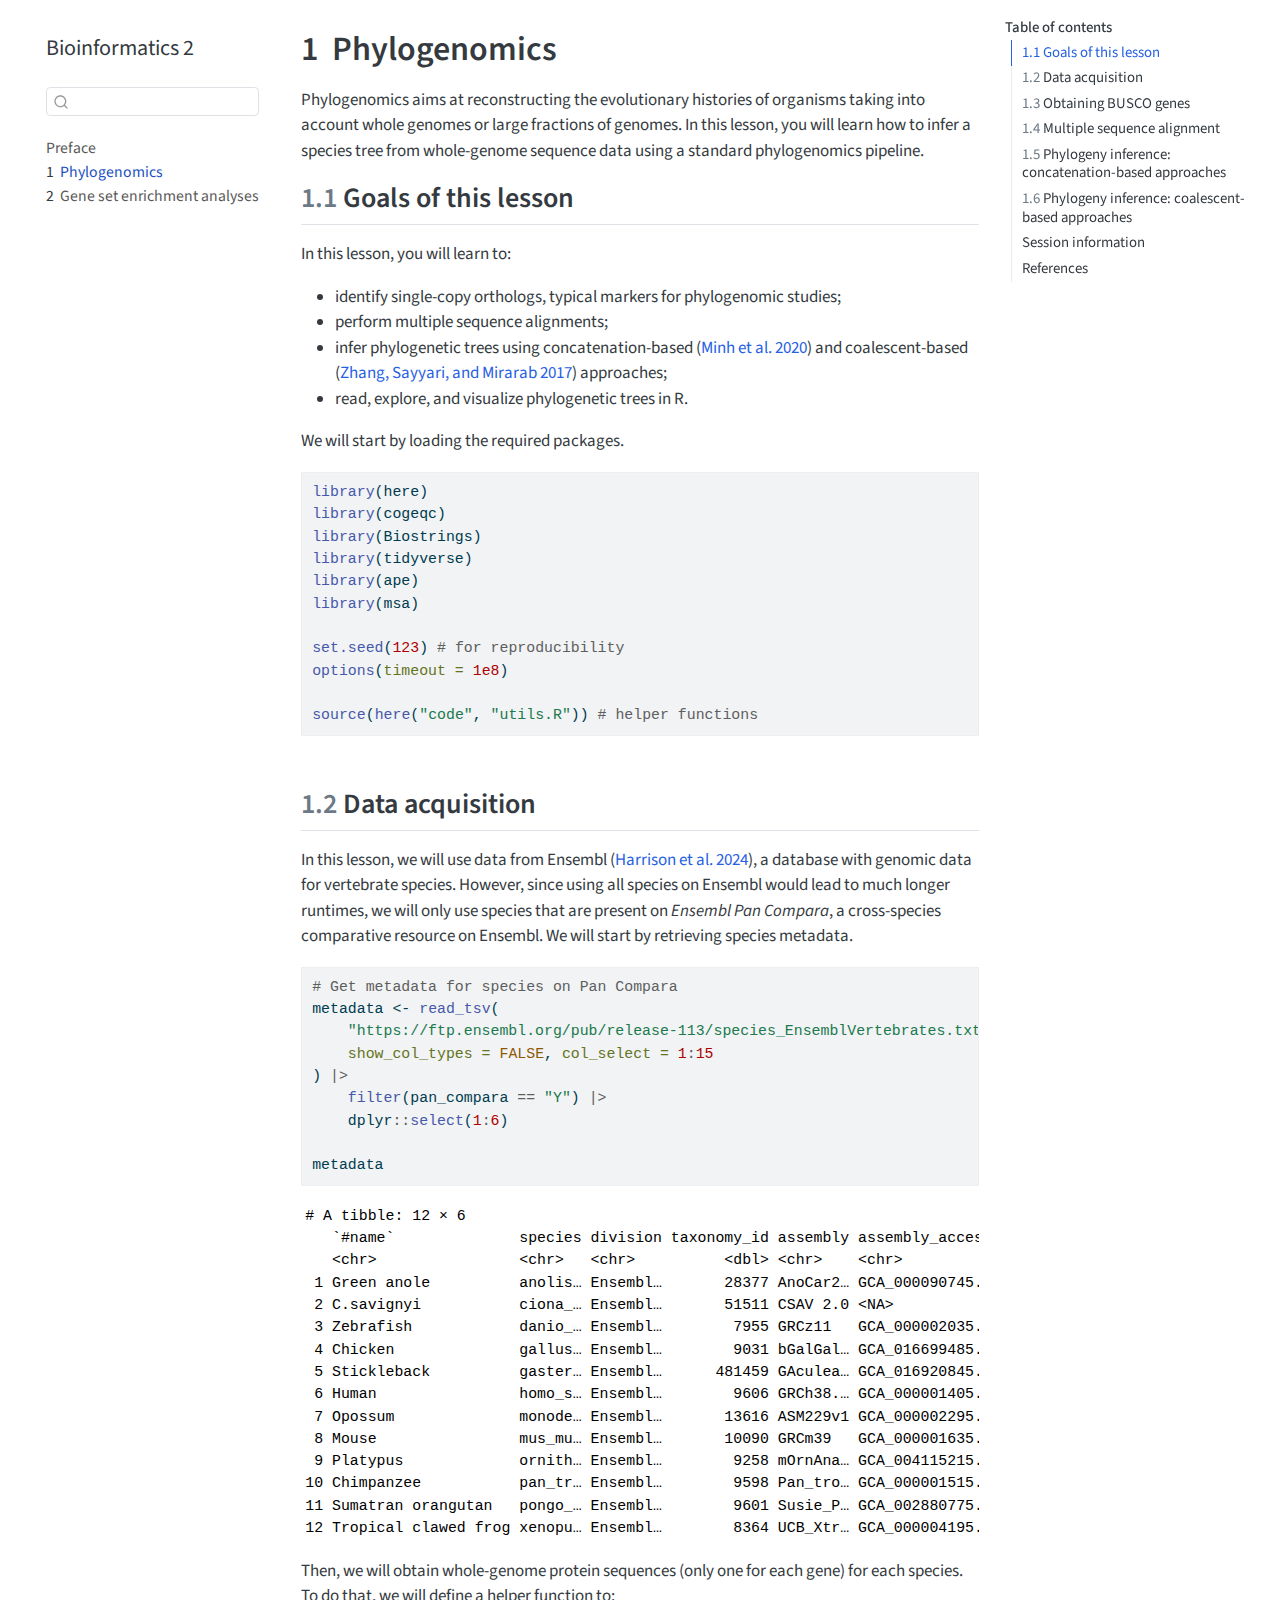
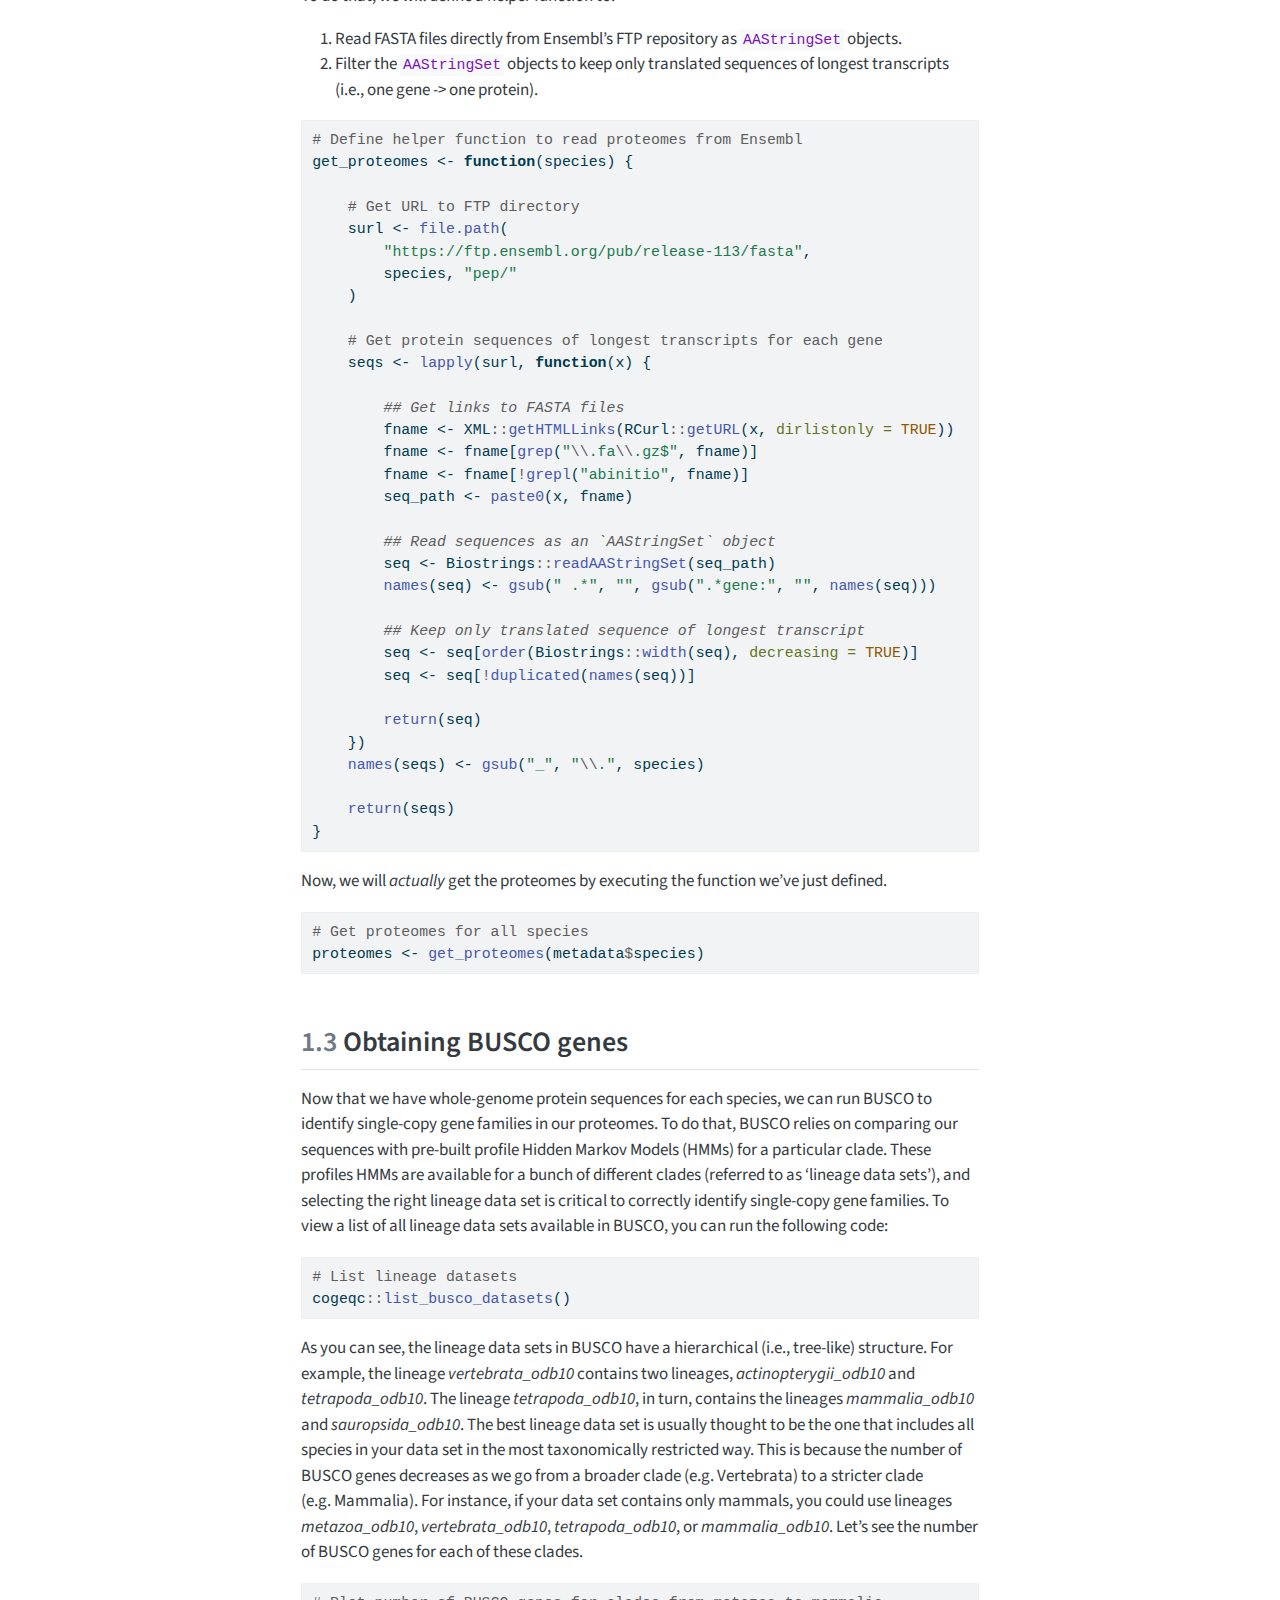
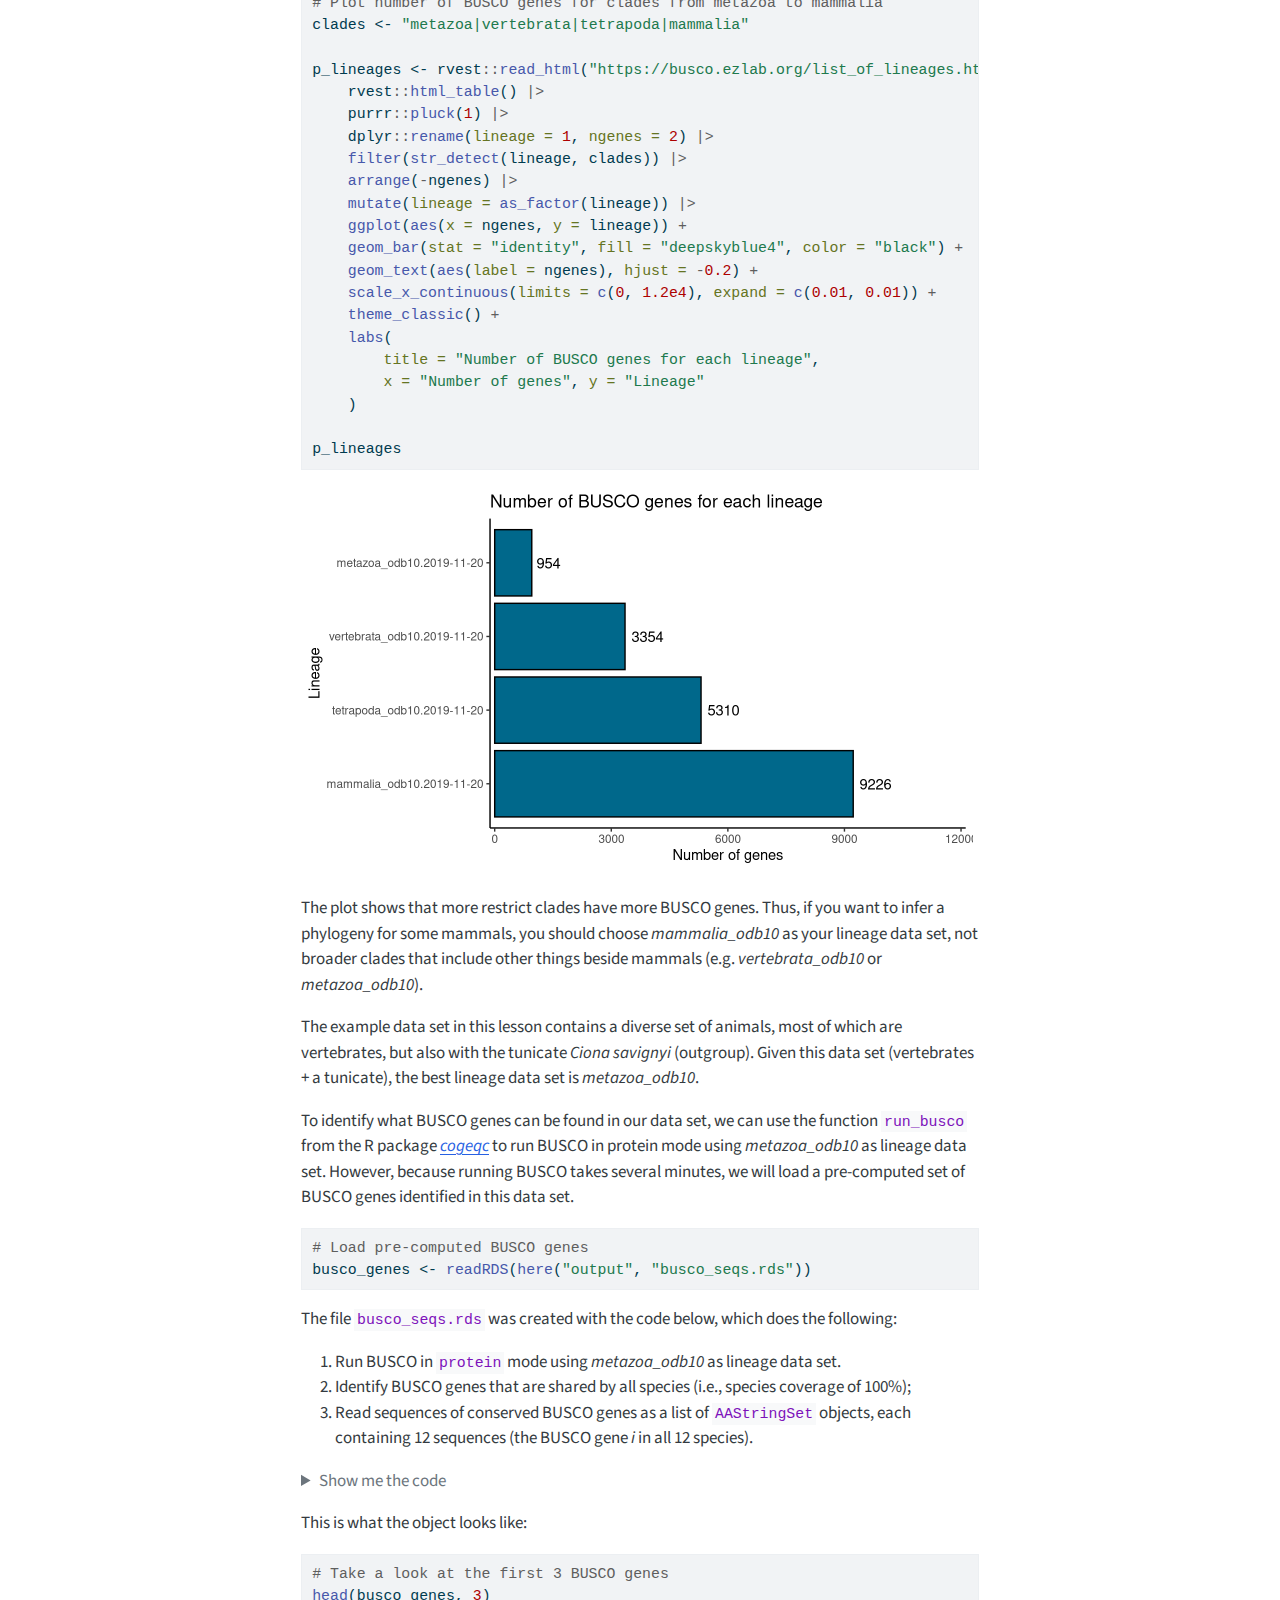
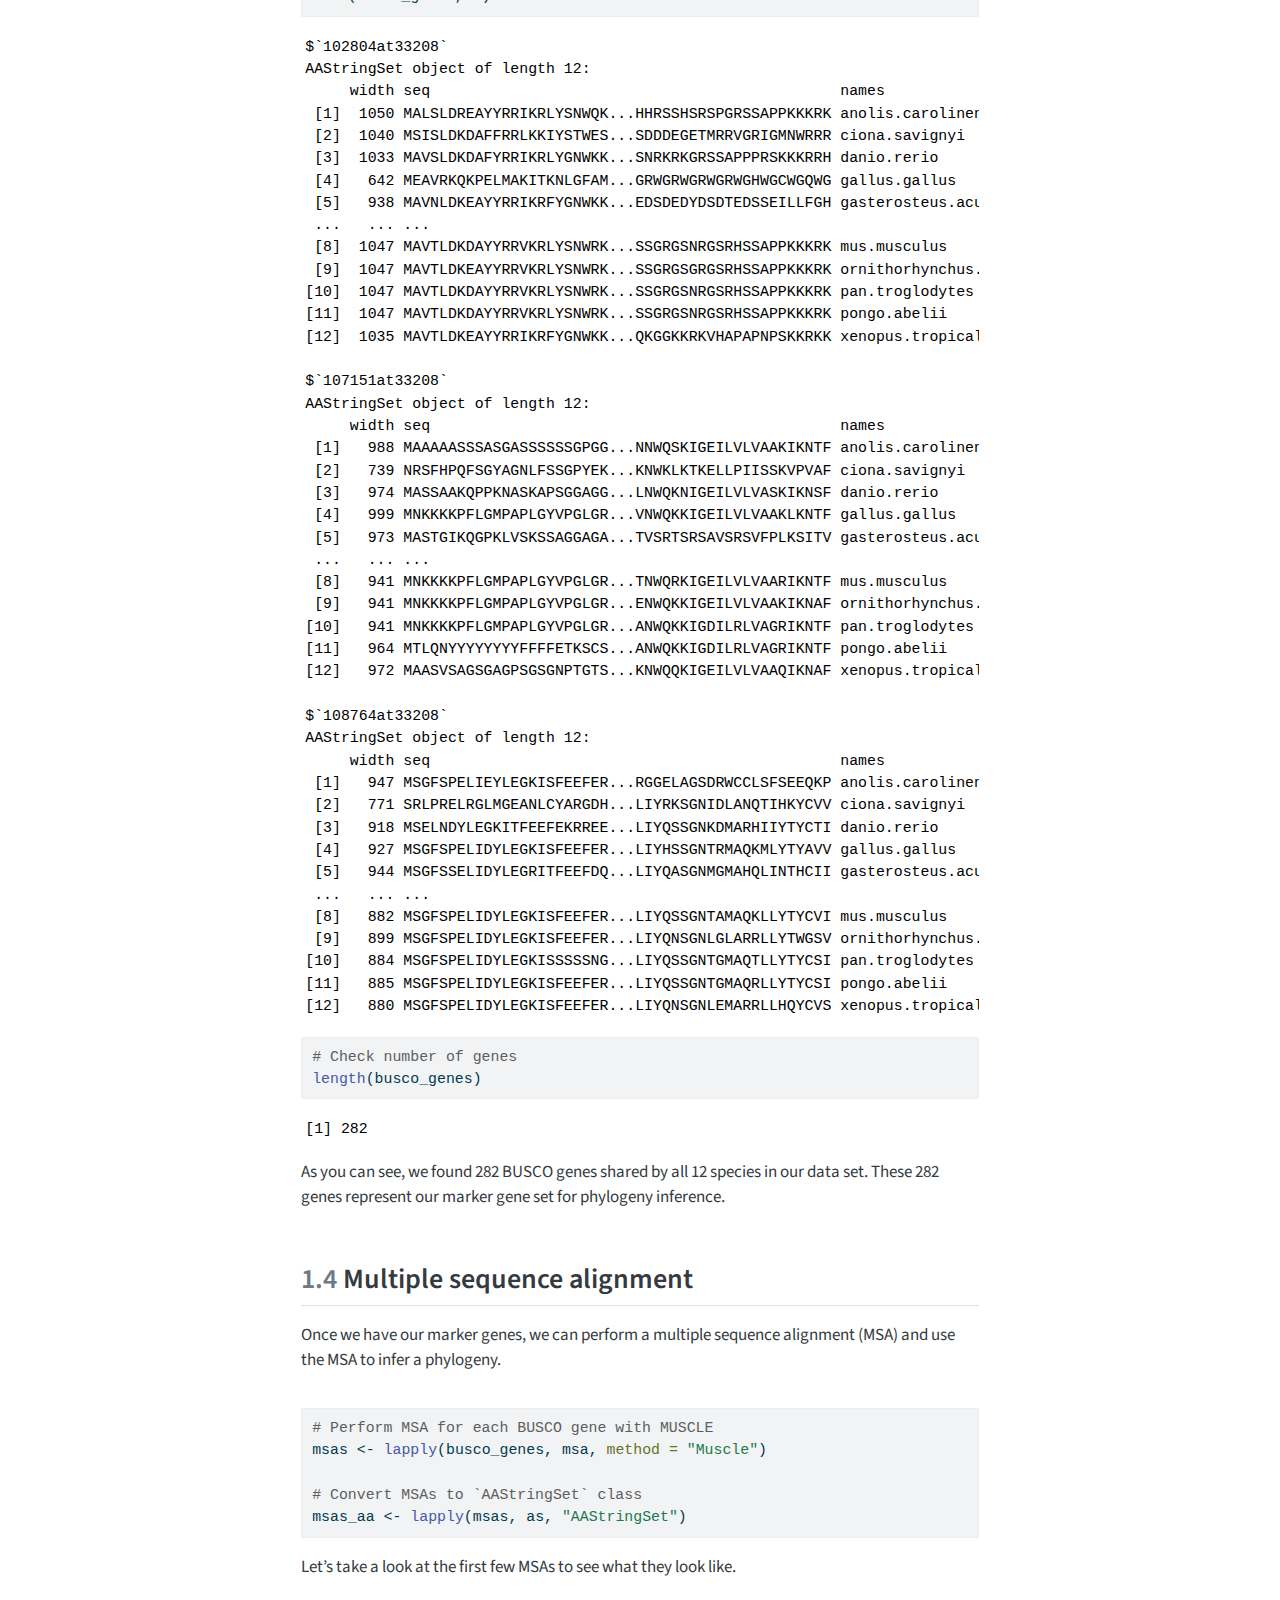
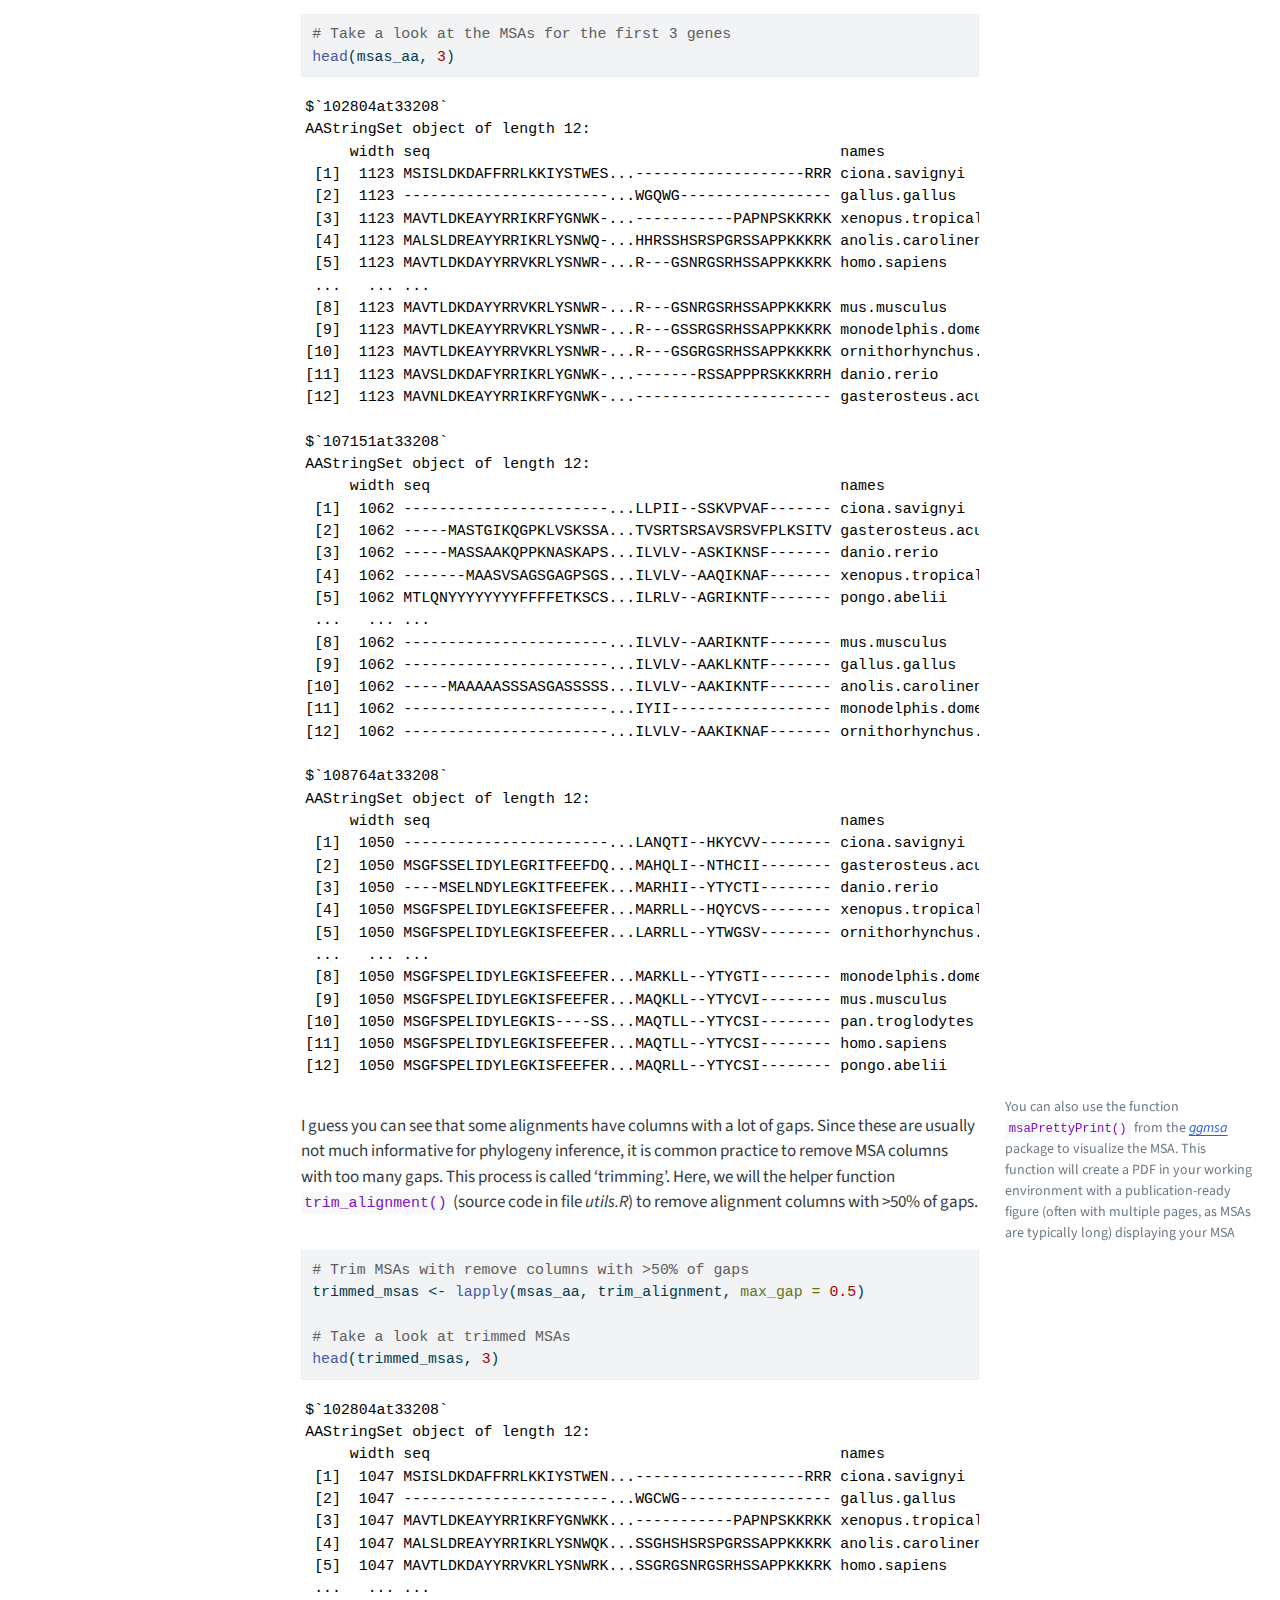
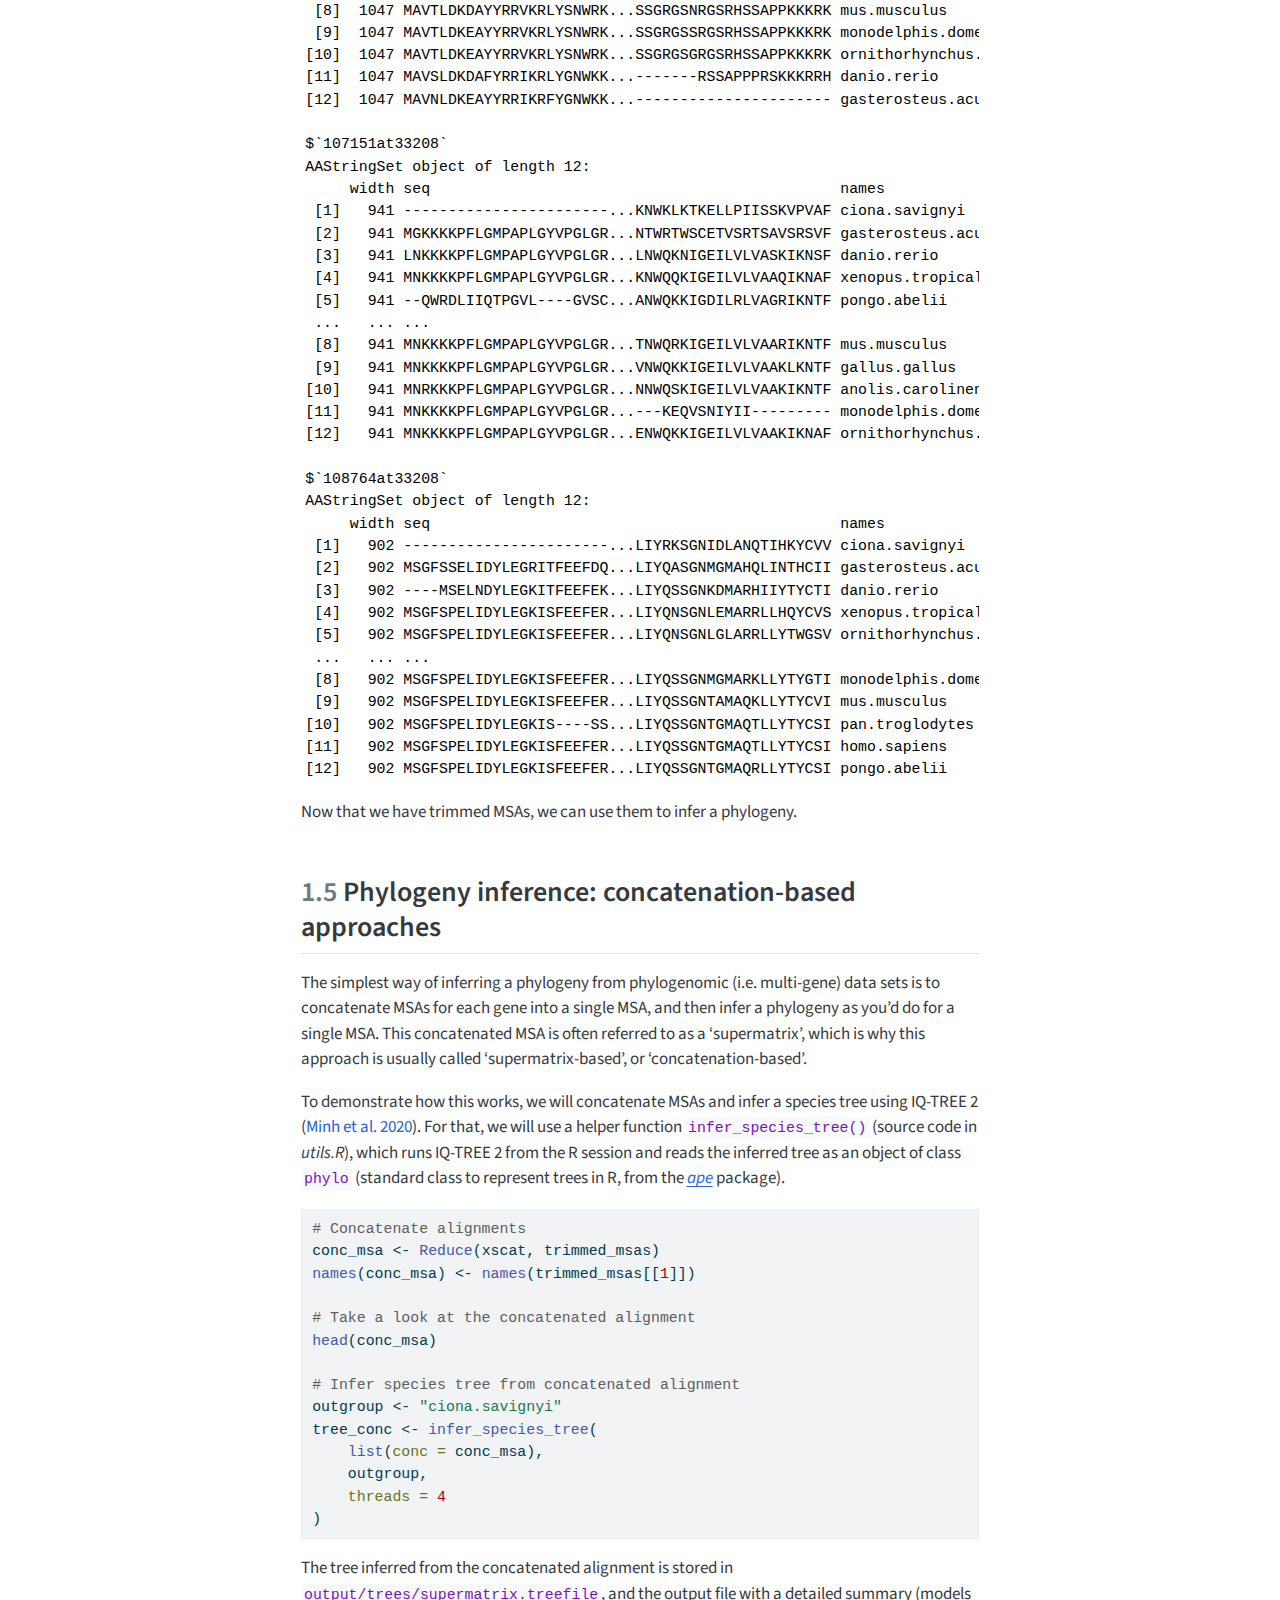
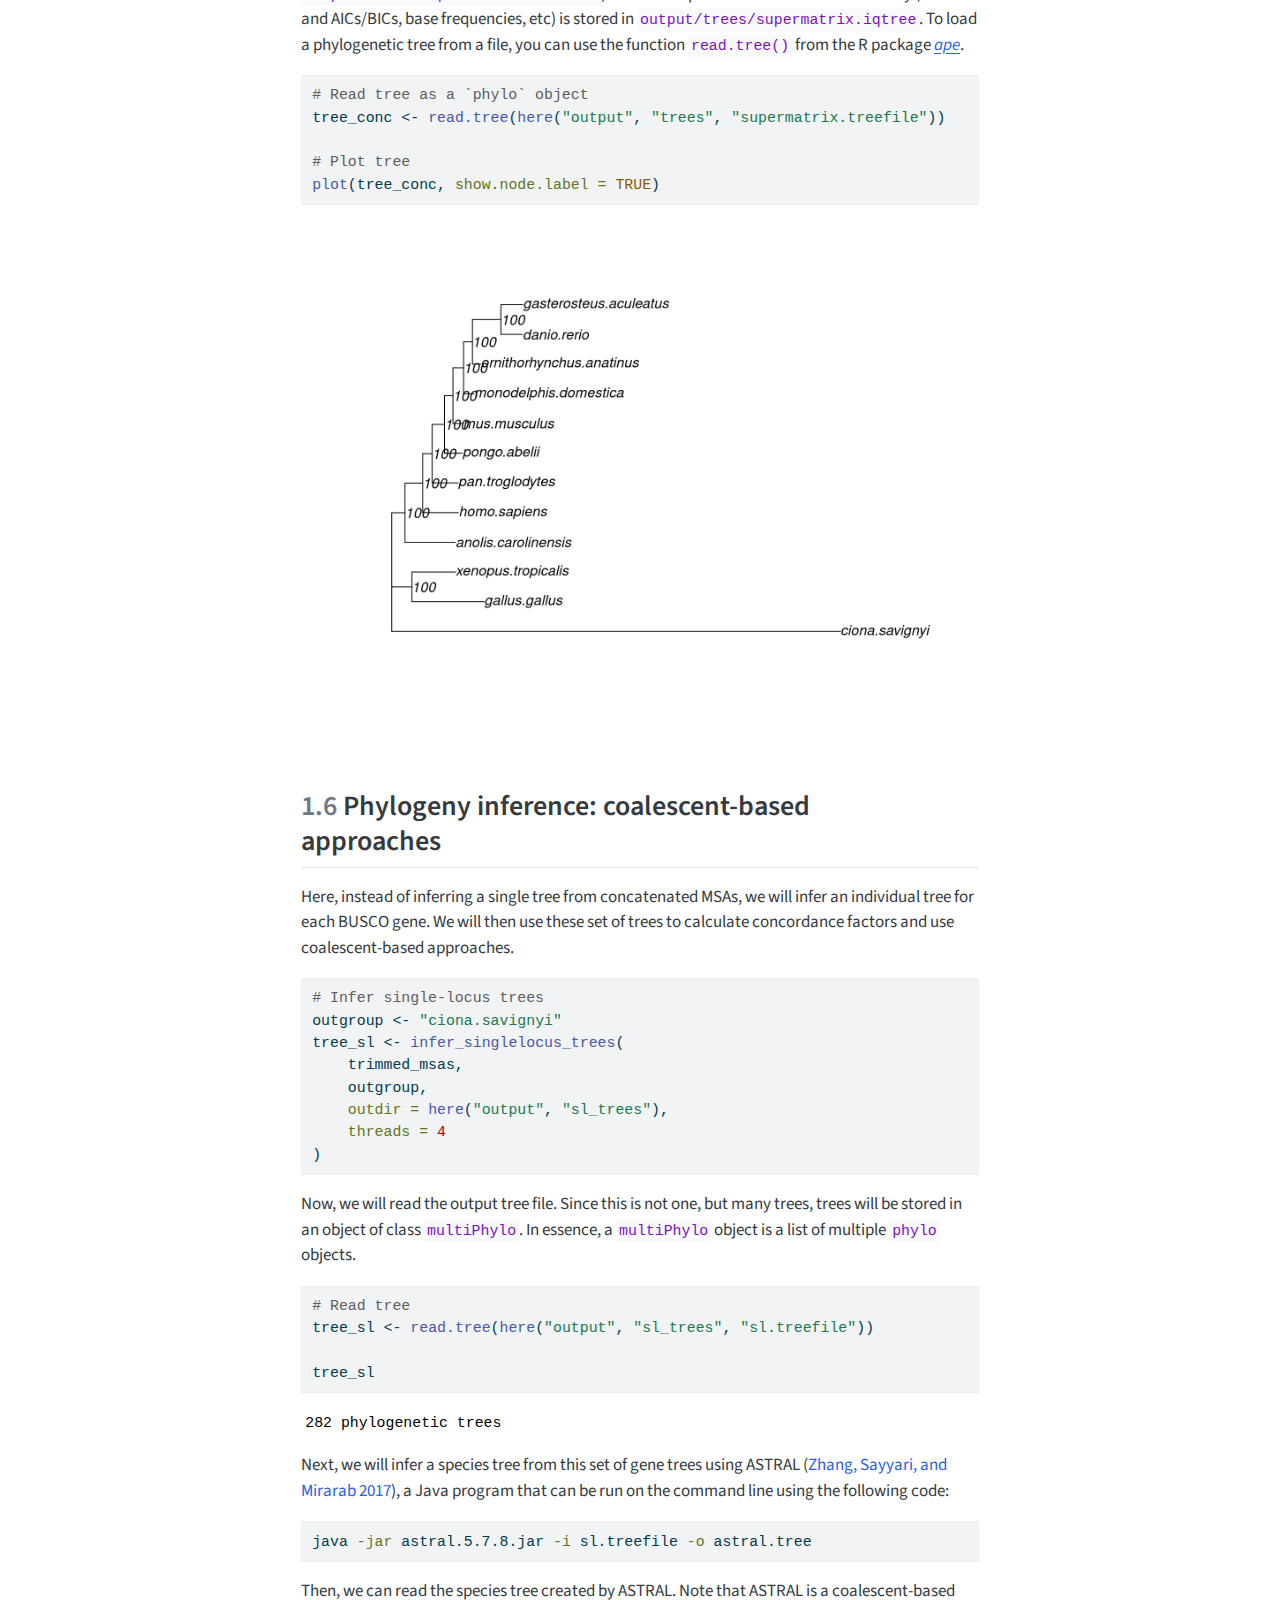
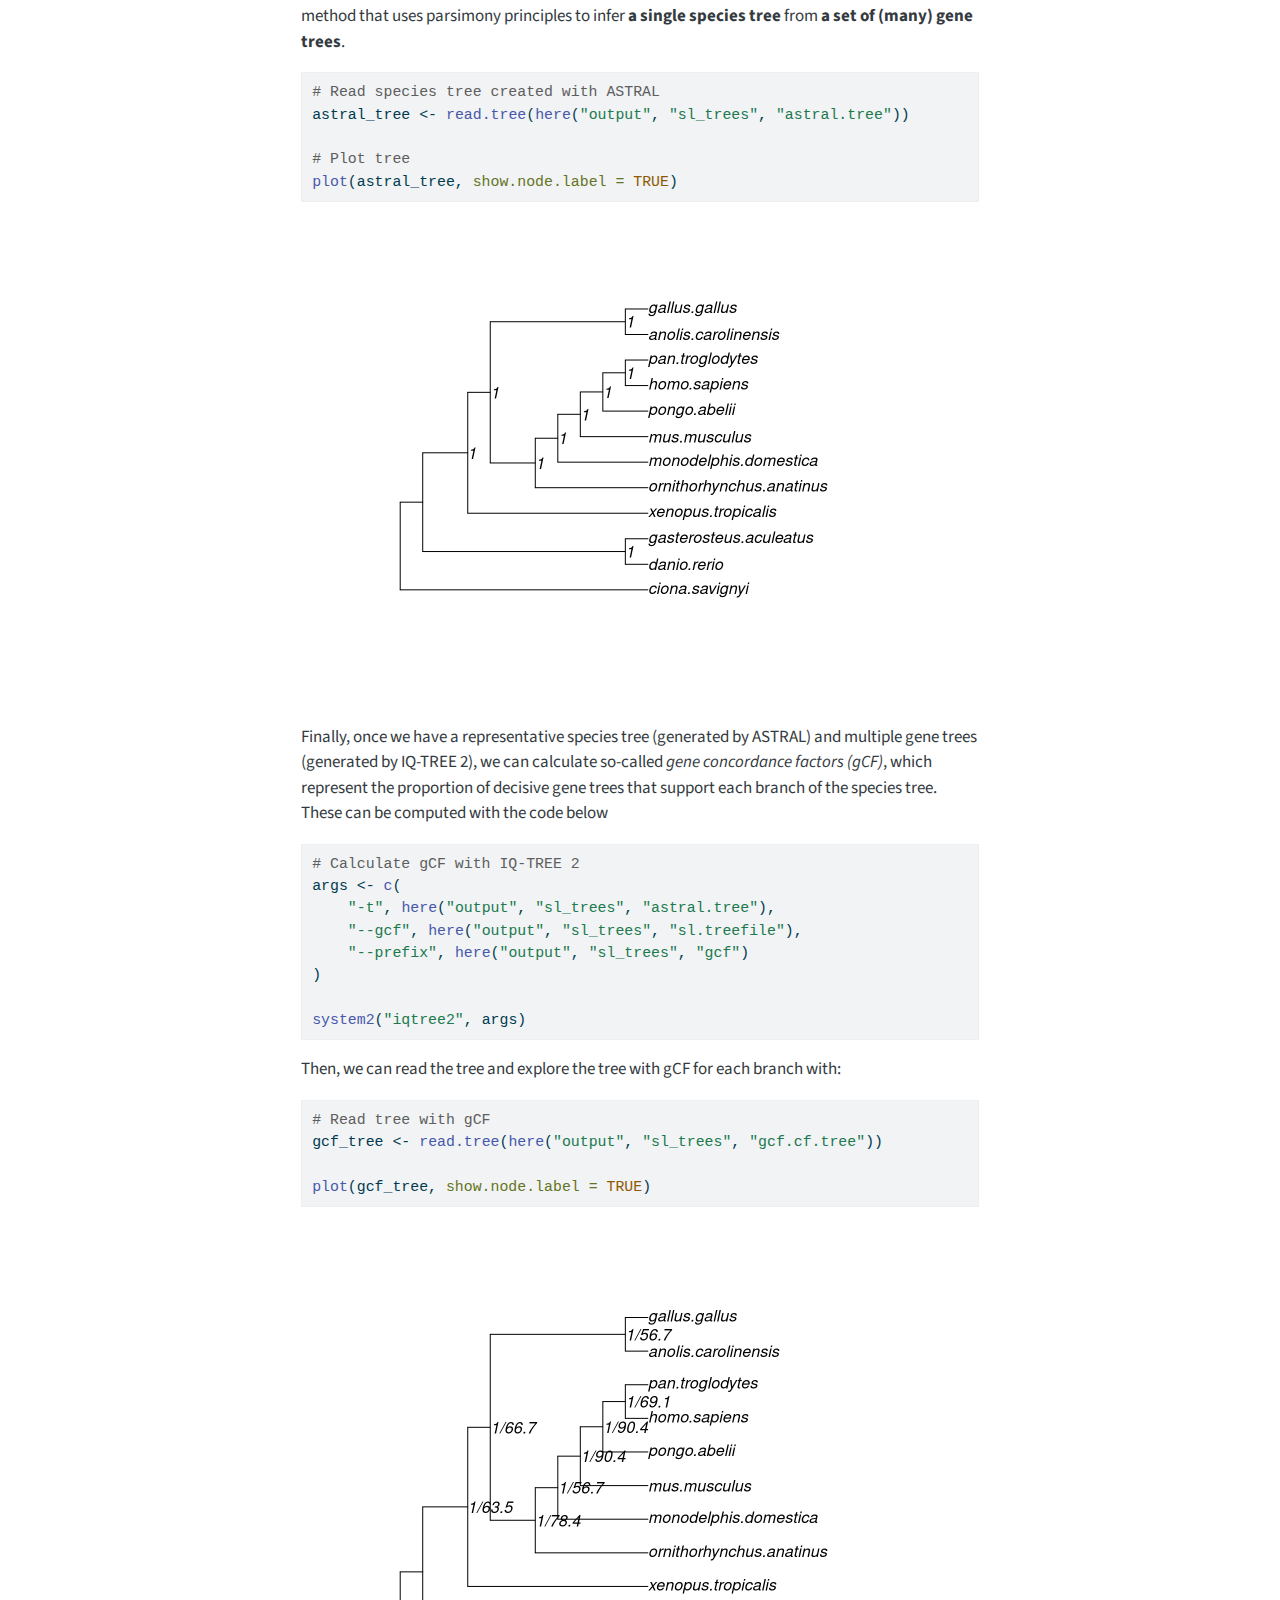
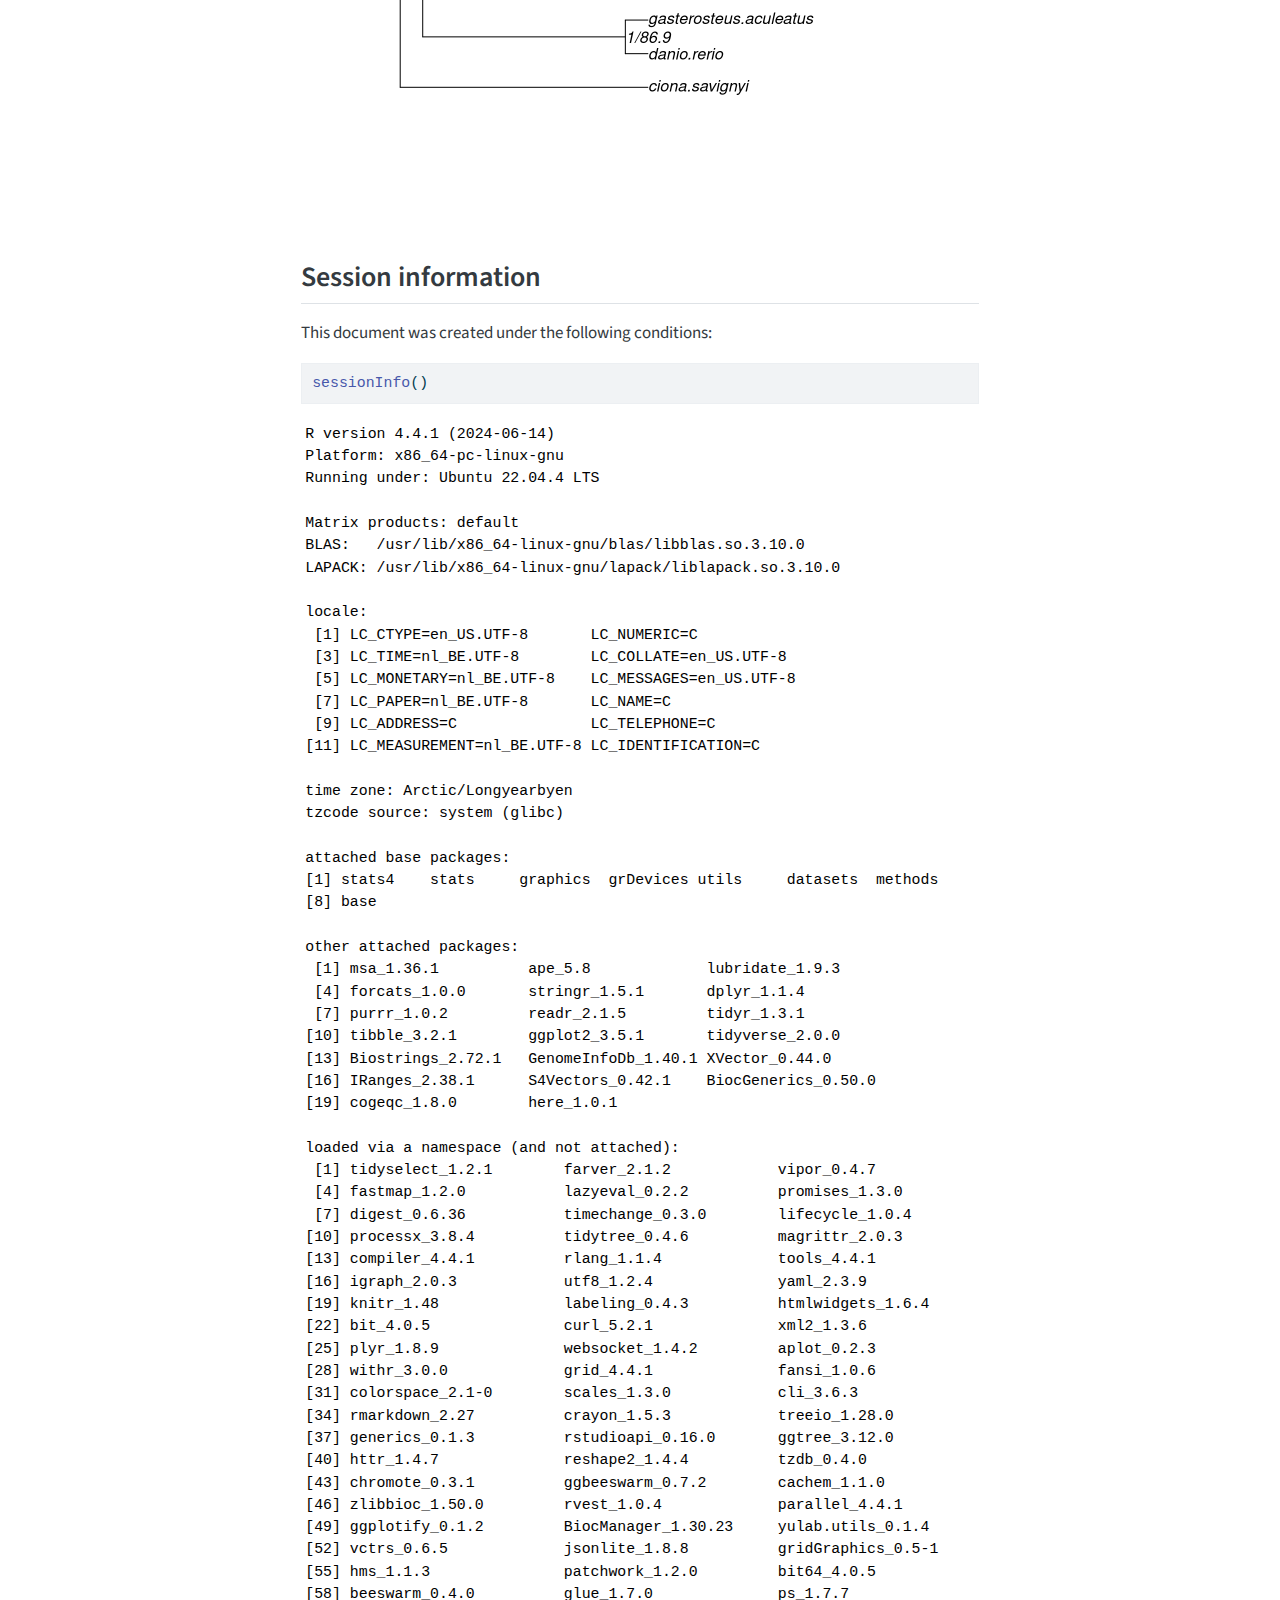
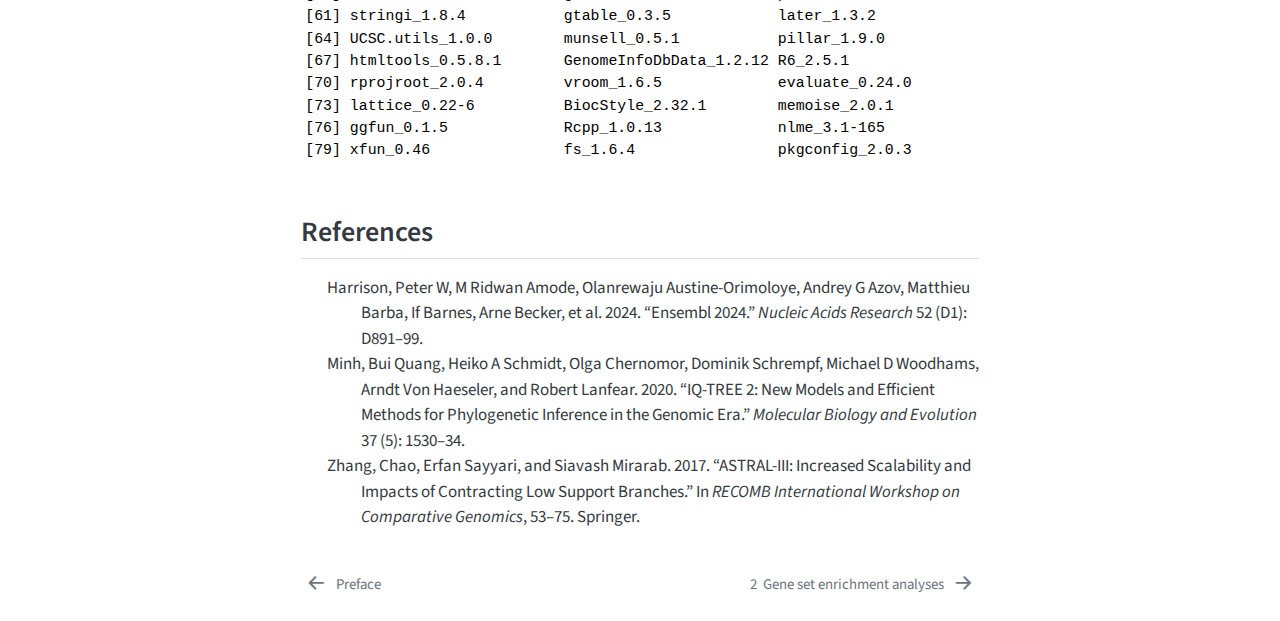
<file: chapters/phylogenomics.html>
<!DOCTYPE html>
<html xmlns="http://www.w3.org/1999/xhtml" lang="en" xml:lang="en"><head>

<meta charset="utf-8">
<meta name="generator" content="quarto-1.6.42">

<meta name="viewport" content="width=device-width, initial-scale=1.0, user-scalable=yes">


<title>1&nbsp; Phylogenomics – Bioinformatics 2</title>
<style>
code{white-space: pre-wrap;}
span.smallcaps{font-variant: small-caps;}
div.columns{display: flex; gap: min(4vw, 1.5em);}
div.column{flex: auto; overflow-x: auto;}
div.hanging-indent{margin-left: 1.5em; text-indent: -1.5em;}
ul.task-list{list-style: none;}
ul.task-list li input[type="checkbox"] {
  width: 0.8em;
  margin: 0 0.8em 0.2em -1em; /* quarto-specific, see https://github.com/quarto-dev/quarto-cli/issues/4556 */ 
  vertical-align: middle;
}
/* CSS for syntax highlighting */
pre > code.sourceCode { white-space: pre; position: relative; }
pre > code.sourceCode > span { line-height: 1.25; }
pre > code.sourceCode > span:empty { height: 1.2em; }
.sourceCode { overflow: visible; }
code.sourceCode > span { color: inherit; text-decoration: inherit; }
div.sourceCode { margin: 1em 0; }
pre.sourceCode { margin: 0; }
@media screen {
div.sourceCode { overflow: auto; }
}
@media print {
pre > code.sourceCode { white-space: pre-wrap; }
pre > code.sourceCode > span { display: inline-block; text-indent: -5em; padding-left: 5em; }
}
pre.numberSource code
  { counter-reset: source-line 0; }
pre.numberSource code > span
  { position: relative; left: -4em; counter-increment: source-line; }
pre.numberSource code > span > a:first-child::before
  { content: counter(source-line);
    position: relative; left: -1em; text-align: right; vertical-align: baseline;
    border: none; display: inline-block;
    -webkit-touch-callout: none; -webkit-user-select: none;
    -khtml-user-select: none; -moz-user-select: none;
    -ms-user-select: none; user-select: none;
    padding: 0 4px; width: 4em;
  }
pre.numberSource { margin-left: 3em;  padding-left: 4px; }
div.sourceCode
  {   }
@media screen {
pre > code.sourceCode > span > a:first-child::before { text-decoration: underline; }
}
/* CSS for citations */
div.csl-bib-body { }
div.csl-entry {
  clear: both;
  margin-bottom: 0em;
}
.hanging-indent div.csl-entry {
  margin-left:2em;
  text-indent:-2em;
}
div.csl-left-margin {
  min-width:2em;
  float:left;
}
div.csl-right-inline {
  margin-left:2em;
  padding-left:1em;
}
div.csl-indent {
  margin-left: 2em;
}</style>


<script src="../site_libs/quarto-nav/quarto-nav.js"></script>
<script src="../site_libs/quarto-nav/headroom.min.js"></script>
<script src="../site_libs/clipboard/clipboard.min.js"></script>
<script src="../site_libs/quarto-search/autocomplete.umd.js"></script>
<script src="../site_libs/quarto-search/fuse.min.js"></script>
<script src="../site_libs/quarto-search/quarto-search.js"></script>
<meta name="quarto:offset" content="../">
<link href="../chapters/gene_set_enrichment.html" rel="next">
<link href="../index.html" rel="prev">
<script src="../site_libs/quarto-html/quarto.js"></script>
<script src="../site_libs/quarto-html/popper.min.js"></script>
<script src="../site_libs/quarto-html/tippy.umd.min.js"></script>
<script src="../site_libs/quarto-html/anchor.min.js"></script>
<link href="../site_libs/quarto-html/tippy.css" rel="stylesheet">
<link href="../site_libs/quarto-html/quarto-syntax-highlighting-2f5df379a58b258e96c21c0638c20c03.css" rel="stylesheet" id="quarto-text-highlighting-styles">
<script src="../site_libs/bootstrap/bootstrap.min.js"></script>
<link href="../site_libs/bootstrap/bootstrap-icons.css" rel="stylesheet">
<link href="../site_libs/bootstrap/bootstrap-a34d670291f06f286357e447776a572a.min.css" rel="stylesheet" append-hash="true" id="quarto-bootstrap" data-mode="light">
<script id="quarto-search-options" type="application/json">{
  "location": "sidebar",
  "copy-button": false,
  "collapse-after": 3,
  "panel-placement": "start",
  "type": "textbox",
  "limit": 50,
  "keyboard-shortcut": [
    "f",
    "/",
    "s"
  ],
  "show-item-context": false,
  "language": {
    "search-no-results-text": "No results",
    "search-matching-documents-text": "matching documents",
    "search-copy-link-title": "Copy link to search",
    "search-hide-matches-text": "Hide additional matches",
    "search-more-match-text": "more match in this document",
    "search-more-matches-text": "more matches in this document",
    "search-clear-button-title": "Clear",
    "search-text-placeholder": "",
    "search-detached-cancel-button-title": "Cancel",
    "search-submit-button-title": "Submit",
    "search-label": "Search"
  }
}</script>


</head>

<body class="nav-sidebar floating slimcontent">

<div id="quarto-search-results"></div>
  <header id="quarto-header" class="headroom fixed-top">
  <nav class="quarto-secondary-nav">
    <div class="container-fluid d-flex">
      <button type="button" class="quarto-btn-toggle btn" data-bs-toggle="collapse" role="button" data-bs-target=".quarto-sidebar-collapse-item" aria-controls="quarto-sidebar" aria-expanded="false" aria-label="Toggle sidebar navigation" onclick="if (window.quartoToggleHeadroom) { window.quartoToggleHeadroom(); }">
        <i class="bi bi-layout-text-sidebar-reverse"></i>
      </button>
        <nav class="quarto-page-breadcrumbs" aria-label="breadcrumb"><ol class="breadcrumb"><li class="breadcrumb-item"><a href="../chapters/phylogenomics.html"><span class="chapter-number">1</span>&nbsp; <span class="chapter-title">Phylogenomics</span></a></li></ol></nav>
        <a class="flex-grow-1" role="navigation" data-bs-toggle="collapse" data-bs-target=".quarto-sidebar-collapse-item" aria-controls="quarto-sidebar" aria-expanded="false" aria-label="Toggle sidebar navigation" onclick="if (window.quartoToggleHeadroom) { window.quartoToggleHeadroom(); }">      
        </a>
      <button type="button" class="btn quarto-search-button" aria-label="Search" onclick="window.quartoOpenSearch();">
        <i class="bi bi-search"></i>
      </button>
    </div>
  </nav>
</header>
<!-- content -->
<div id="quarto-content" class="quarto-container page-columns page-rows-contents page-layout-article">
<!-- sidebar -->
  <nav id="quarto-sidebar" class="sidebar collapse collapse-horizontal quarto-sidebar-collapse-item sidebar-navigation floating overflow-auto">
    <div class="pt-lg-2 mt-2 text-left sidebar-header">
    <div class="sidebar-title mb-0 py-0">
      <a href="../">Bioinformatics 2</a> 
    </div>
      </div>
        <div class="mt-2 flex-shrink-0 align-items-center">
        <div class="sidebar-search">
        <div id="quarto-search" class="" title="Search"></div>
        </div>
        </div>
    <div class="sidebar-menu-container"> 
    <ul class="list-unstyled mt-1">
        <li class="sidebar-item">
  <div class="sidebar-item-container"> 
  <a href="../index.html" class="sidebar-item-text sidebar-link">
 <span class="menu-text">Preface</span></a>
  </div>
</li>
        <li class="sidebar-item">
  <div class="sidebar-item-container"> 
  <a href="../chapters/phylogenomics.html" class="sidebar-item-text sidebar-link active">
 <span class="menu-text"><span class="chapter-number">1</span>&nbsp; <span class="chapter-title">Phylogenomics</span></span></a>
  </div>
</li>
        <li class="sidebar-item">
  <div class="sidebar-item-container"> 
  <a href="../chapters/gene_set_enrichment.html" class="sidebar-item-text sidebar-link">
 <span class="menu-text"><span class="chapter-number">2</span>&nbsp; <span class="chapter-title">Gene set enrichment analyses</span></span></a>
  </div>
</li>
    </ul>
    </div>
</nav>
<div id="quarto-sidebar-glass" class="quarto-sidebar-collapse-item" data-bs-toggle="collapse" data-bs-target=".quarto-sidebar-collapse-item"></div>
<!-- margin-sidebar -->
    <div id="quarto-margin-sidebar" class="sidebar margin-sidebar">
        <nav id="TOC" role="doc-toc" class="toc-active">
    <h2 id="toc-title">Table of contents</h2>
   
  <ul>
  <li><a href="#goals-of-this-lesson" id="toc-goals-of-this-lesson" class="nav-link active" data-scroll-target="#goals-of-this-lesson"><span class="header-section-number">1.1</span> Goals of this lesson</a></li>
  <li><a href="#data-acquisition" id="toc-data-acquisition" class="nav-link" data-scroll-target="#data-acquisition"><span class="header-section-number">1.2</span> Data acquisition</a></li>
  <li><a href="#obtaining-busco-genes" id="toc-obtaining-busco-genes" class="nav-link" data-scroll-target="#obtaining-busco-genes"><span class="header-section-number">1.3</span> Obtaining BUSCO genes</a></li>
  <li><a href="#multiple-sequence-alignment" id="toc-multiple-sequence-alignment" class="nav-link" data-scroll-target="#multiple-sequence-alignment"><span class="header-section-number">1.4</span> Multiple sequence alignment</a></li>
  <li><a href="#phylogeny-inference-concatenation-based-approaches" id="toc-phylogeny-inference-concatenation-based-approaches" class="nav-link" data-scroll-target="#phylogeny-inference-concatenation-based-approaches"><span class="header-section-number">1.5</span> Phylogeny inference: concatenation-based approaches</a></li>
  <li><a href="#phylogeny-inference-coalescent-based-approaches" id="toc-phylogeny-inference-coalescent-based-approaches" class="nav-link" data-scroll-target="#phylogeny-inference-coalescent-based-approaches"><span class="header-section-number">1.6</span> Phylogeny inference: coalescent-based approaches</a></li>
  <li><a href="#session-information" id="toc-session-information" class="nav-link" data-scroll-target="#session-information">Session information</a></li>
  <li><a href="#references" id="toc-references" class="nav-link" data-scroll-target="#references">References</a></li>
  </ul>
</nav>
    </div>
<!-- main -->
<main class="content page-columns page-full" id="quarto-document-content">

<header id="title-block-header" class="quarto-title-block default">
<div class="quarto-title">
<h1 class="title"><span class="chapter-number">1</span>&nbsp; <span class="chapter-title">Phylogenomics</span></h1>
</div>



<div class="quarto-title-meta">

    
  
    
  </div>
  


</header>


<p>Phylogenomics aims at reconstructing the evolutionary histories of organisms taking into account whole genomes or large fractions of genomes. In this lesson, you will learn how to infer a species tree from whole-genome sequence data using a standard phylogenomics pipeline.</p>
<section id="goals-of-this-lesson" class="level2" data-number="1.1">
<h2 data-number="1.1" class="anchored" data-anchor-id="goals-of-this-lesson"><span class="header-section-number">1.1</span> Goals of this lesson</h2>
<p>In this lesson, you will learn to:</p>
<ul>
<li>identify single-copy orthologs, typical markers for phylogenomic studies;</li>
<li>perform multiple sequence alignments;</li>
<li>infer phylogenetic trees using concatenation-based <span class="citation" data-cites="minh2020iq">(<a href="#ref-minh2020iq" role="doc-biblioref">Minh et al. 2020</a>)</span> and coalescent-based <span class="citation" data-cites="zhang2017astral">(<a href="#ref-zhang2017astral" role="doc-biblioref">Zhang, Sayyari, and Mirarab 2017</a>)</span> approaches;</li>
<li>read, explore, and visualize phylogenetic trees in R.</li>
</ul>
<p>We will start by loading the required packages.</p>
<div class="cell">
<div class="sourceCode cell-code" id="cb1"><pre class="sourceCode r code-with-copy"><code class="sourceCode r"><span id="cb1-1"><a href="#cb1-1" aria-hidden="true" tabindex="-1"></a><span class="fu">library</span>(here)</span>
<span id="cb1-2"><a href="#cb1-2" aria-hidden="true" tabindex="-1"></a><span class="fu">library</span>(cogeqc)</span>
<span id="cb1-3"><a href="#cb1-3" aria-hidden="true" tabindex="-1"></a><span class="fu">library</span>(Biostrings)</span>
<span id="cb1-4"><a href="#cb1-4" aria-hidden="true" tabindex="-1"></a><span class="fu">library</span>(tidyverse)</span>
<span id="cb1-5"><a href="#cb1-5" aria-hidden="true" tabindex="-1"></a><span class="fu">library</span>(ape)</span>
<span id="cb1-6"><a href="#cb1-6" aria-hidden="true" tabindex="-1"></a><span class="fu">library</span>(msa)</span>
<span id="cb1-7"><a href="#cb1-7" aria-hidden="true" tabindex="-1"></a></span>
<span id="cb1-8"><a href="#cb1-8" aria-hidden="true" tabindex="-1"></a><span class="fu">set.seed</span>(<span class="dv">123</span>) <span class="co"># for reproducibility</span></span>
<span id="cb1-9"><a href="#cb1-9" aria-hidden="true" tabindex="-1"></a><span class="fu">options</span>(<span class="at">timeout =</span> <span class="fl">1e8</span>)</span>
<span id="cb1-10"><a href="#cb1-10" aria-hidden="true" tabindex="-1"></a></span>
<span id="cb1-11"><a href="#cb1-11" aria-hidden="true" tabindex="-1"></a><span class="fu">source</span>(<span class="fu">here</span>(<span class="st">"code"</span>, <span class="st">"utils.R"</span>)) <span class="co"># helper functions</span></span></code><button title="Copy to Clipboard" class="code-copy-button"><i class="bi"></i></button></pre></div>
</div>
</section>
<section id="data-acquisition" class="level2" data-number="1.2">
<h2 data-number="1.2" class="anchored" data-anchor-id="data-acquisition"><span class="header-section-number">1.2</span> Data acquisition</h2>
<p>In this lesson, we will use data from Ensembl <span class="citation" data-cites="harrison2024ensembl">(<a href="#ref-harrison2024ensembl" role="doc-biblioref">Harrison et al. 2024</a>)</span>, a database with genomic data for vertebrate species. However, since using all species on Ensembl would lead to much longer runtimes, we will only use species that are present on <em>Ensembl Pan Compara</em>, a cross-species comparative resource on Ensembl. We will start by retrieving species metadata.</p>
<div class="cell">
<div class="sourceCode cell-code" id="cb2"><pre class="sourceCode r code-with-copy"><code class="sourceCode r"><span id="cb2-1"><a href="#cb2-1" aria-hidden="true" tabindex="-1"></a><span class="co"># Get metadata for species on Pan Compara</span></span>
<span id="cb2-2"><a href="#cb2-2" aria-hidden="true" tabindex="-1"></a>metadata <span class="ot">&lt;-</span> <span class="fu">read_tsv</span>(</span>
<span id="cb2-3"><a href="#cb2-3" aria-hidden="true" tabindex="-1"></a>    <span class="st">"https://ftp.ensembl.org/pub/release-113/species_EnsemblVertebrates.txt"</span>,</span>
<span id="cb2-4"><a href="#cb2-4" aria-hidden="true" tabindex="-1"></a>    <span class="at">show_col_types =</span> <span class="cn">FALSE</span>, <span class="at">col_select =</span> <span class="dv">1</span><span class="sc">:</span><span class="dv">15</span></span>
<span id="cb2-5"><a href="#cb2-5" aria-hidden="true" tabindex="-1"></a>) <span class="sc">|&gt;</span> </span>
<span id="cb2-6"><a href="#cb2-6" aria-hidden="true" tabindex="-1"></a>    <span class="fu">filter</span>(pan_compara <span class="sc">==</span> <span class="st">"Y"</span>) <span class="sc">|&gt;</span></span>
<span id="cb2-7"><a href="#cb2-7" aria-hidden="true" tabindex="-1"></a>    dplyr<span class="sc">::</span><span class="fu">select</span>(<span class="dv">1</span><span class="sc">:</span><span class="dv">6</span>)</span>
<span id="cb2-8"><a href="#cb2-8" aria-hidden="true" tabindex="-1"></a></span>
<span id="cb2-9"><a href="#cb2-9" aria-hidden="true" tabindex="-1"></a>metadata</span></code><button title="Copy to Clipboard" class="code-copy-button"><i class="bi"></i></button></pre></div>
<div class="cell-output cell-output-stdout">
<pre><code># A tibble: 12 × 6
   `#name`              species division taxonomy_id assembly assembly_accession
   &lt;chr&gt;                &lt;chr&gt;   &lt;chr&gt;          &lt;dbl&gt; &lt;chr&gt;    &lt;chr&gt;             
 1 Green anole          anolis… Ensembl…       28377 AnoCar2… GCA_000090745.2   
 2 C.savignyi           ciona_… Ensembl…       51511 CSAV 2.0 &lt;NA&gt;              
 3 Zebrafish            danio_… Ensembl…        7955 GRCz11   GCA_000002035.4   
 4 Chicken              gallus… Ensembl…        9031 bGalGal… GCA_016699485.1   
 5 Stickleback          gaster… Ensembl…      481459 GAculea… GCA_016920845.1   
 6 Human                homo_s… Ensembl…        9606 GRCh38.… GCA_000001405.29  
 7 Opossum              monode… Ensembl…       13616 ASM229v1 GCA_000002295.1   
 8 Mouse                mus_mu… Ensembl…       10090 GRCm39   GCA_000001635.9   
 9 Platypus             ornith… Ensembl…        9258 mOrnAna… GCA_004115215.2   
10 Chimpanzee           pan_tr… Ensembl…        9598 Pan_tro… GCA_000001515.5   
11 Sumatran orangutan   pongo_… Ensembl…        9601 Susie_P… GCA_002880775.3   
12 Tropical clawed frog xenopu… Ensembl…        8364 UCB_Xtr… GCA_000004195.4   </code></pre>
</div>
</div>
<p>Then, we will obtain whole-genome protein sequences (only one for each gene) for each species. To do that, we will define a helper function to:</p>
<ol type="1">
<li>Read FASTA files directly from Ensembl’s FTP repository as <code>AAStringSet</code> objects.</li>
<li>Filter the <code>AAStringSet</code> objects to keep only translated sequences of longest transcripts (i.e., one gene -&gt; one protein).</li>
</ol>
<div class="cell">
<div class="sourceCode cell-code" id="cb4"><pre class="sourceCode r code-with-copy"><code class="sourceCode r"><span id="cb4-1"><a href="#cb4-1" aria-hidden="true" tabindex="-1"></a><span class="co"># Define helper function to read proteomes from Ensembl</span></span>
<span id="cb4-2"><a href="#cb4-2" aria-hidden="true" tabindex="-1"></a>get_proteomes <span class="ot">&lt;-</span> <span class="cf">function</span>(species) {</span>
<span id="cb4-3"><a href="#cb4-3" aria-hidden="true" tabindex="-1"></a>    </span>
<span id="cb4-4"><a href="#cb4-4" aria-hidden="true" tabindex="-1"></a>    <span class="co"># Get URL to FTP directory</span></span>
<span id="cb4-5"><a href="#cb4-5" aria-hidden="true" tabindex="-1"></a>    surl <span class="ot">&lt;-</span> <span class="fu">file.path</span>(</span>
<span id="cb4-6"><a href="#cb4-6" aria-hidden="true" tabindex="-1"></a>        <span class="st">"https://ftp.ensembl.org/pub/release-113/fasta"</span>, </span>
<span id="cb4-7"><a href="#cb4-7" aria-hidden="true" tabindex="-1"></a>        species, <span class="st">"pep/"</span></span>
<span id="cb4-8"><a href="#cb4-8" aria-hidden="true" tabindex="-1"></a>    )</span>
<span id="cb4-9"><a href="#cb4-9" aria-hidden="true" tabindex="-1"></a>    </span>
<span id="cb4-10"><a href="#cb4-10" aria-hidden="true" tabindex="-1"></a>    <span class="co"># Get protein sequences of longest transcripts for each gene</span></span>
<span id="cb4-11"><a href="#cb4-11" aria-hidden="true" tabindex="-1"></a>    seqs <span class="ot">&lt;-</span> <span class="fu">lapply</span>(surl, <span class="cf">function</span>(x) {</span>
<span id="cb4-12"><a href="#cb4-12" aria-hidden="true" tabindex="-1"></a>        </span>
<span id="cb4-13"><a href="#cb4-13" aria-hidden="true" tabindex="-1"></a>        <span class="do">## Get links to FASTA files</span></span>
<span id="cb4-14"><a href="#cb4-14" aria-hidden="true" tabindex="-1"></a>        fname <span class="ot">&lt;-</span> XML<span class="sc">::</span><span class="fu">getHTMLLinks</span>(RCurl<span class="sc">::</span><span class="fu">getURL</span>(x, <span class="at">dirlistonly =</span> <span class="cn">TRUE</span>))</span>
<span id="cb4-15"><a href="#cb4-15" aria-hidden="true" tabindex="-1"></a>        fname <span class="ot">&lt;-</span> fname[<span class="fu">grep</span>(<span class="st">"</span><span class="sc">\\</span><span class="st">.fa</span><span class="sc">\\</span><span class="st">.gz$"</span>, fname)]</span>
<span id="cb4-16"><a href="#cb4-16" aria-hidden="true" tabindex="-1"></a>        fname <span class="ot">&lt;-</span> fname[<span class="sc">!</span><span class="fu">grepl</span>(<span class="st">"abinitio"</span>, fname)]</span>
<span id="cb4-17"><a href="#cb4-17" aria-hidden="true" tabindex="-1"></a>        seq_path <span class="ot">&lt;-</span> <span class="fu">paste0</span>(x, fname)</span>
<span id="cb4-18"><a href="#cb4-18" aria-hidden="true" tabindex="-1"></a>        </span>
<span id="cb4-19"><a href="#cb4-19" aria-hidden="true" tabindex="-1"></a>        <span class="do">## Read sequences as an `AAStringSet` object</span></span>
<span id="cb4-20"><a href="#cb4-20" aria-hidden="true" tabindex="-1"></a>        seq <span class="ot">&lt;-</span> Biostrings<span class="sc">::</span><span class="fu">readAAStringSet</span>(seq_path)</span>
<span id="cb4-21"><a href="#cb4-21" aria-hidden="true" tabindex="-1"></a>        <span class="fu">names</span>(seq) <span class="ot">&lt;-</span> <span class="fu">gsub</span>(<span class="st">" .*"</span>, <span class="st">""</span>, <span class="fu">gsub</span>(<span class="st">".*gene:"</span>, <span class="st">""</span>, <span class="fu">names</span>(seq)))</span>
<span id="cb4-22"><a href="#cb4-22" aria-hidden="true" tabindex="-1"></a>        </span>
<span id="cb4-23"><a href="#cb4-23" aria-hidden="true" tabindex="-1"></a>        <span class="do">## Keep only translated sequence of longest transcript</span></span>
<span id="cb4-24"><a href="#cb4-24" aria-hidden="true" tabindex="-1"></a>        seq <span class="ot">&lt;-</span> seq[<span class="fu">order</span>(Biostrings<span class="sc">::</span><span class="fu">width</span>(seq), <span class="at">decreasing =</span> <span class="cn">TRUE</span>)]</span>
<span id="cb4-25"><a href="#cb4-25" aria-hidden="true" tabindex="-1"></a>        seq <span class="ot">&lt;-</span> seq[<span class="sc">!</span><span class="fu">duplicated</span>(<span class="fu">names</span>(seq))]</span>
<span id="cb4-26"><a href="#cb4-26" aria-hidden="true" tabindex="-1"></a>        </span>
<span id="cb4-27"><a href="#cb4-27" aria-hidden="true" tabindex="-1"></a>        <span class="fu">return</span>(seq)</span>
<span id="cb4-28"><a href="#cb4-28" aria-hidden="true" tabindex="-1"></a>    })</span>
<span id="cb4-29"><a href="#cb4-29" aria-hidden="true" tabindex="-1"></a>    <span class="fu">names</span>(seqs) <span class="ot">&lt;-</span> <span class="fu">gsub</span>(<span class="st">"_"</span>, <span class="st">"</span><span class="sc">\\</span><span class="st">."</span>, species)</span>
<span id="cb4-30"><a href="#cb4-30" aria-hidden="true" tabindex="-1"></a>    </span>
<span id="cb4-31"><a href="#cb4-31" aria-hidden="true" tabindex="-1"></a>    <span class="fu">return</span>(seqs)</span>
<span id="cb4-32"><a href="#cb4-32" aria-hidden="true" tabindex="-1"></a>}</span></code><button title="Copy to Clipboard" class="code-copy-button"><i class="bi"></i></button></pre></div>
</div>
<p>Now, we will <em>actually</em> get the proteomes by executing the function we’ve just defined.</p>
<div class="cell">
<div class="sourceCode cell-code" id="cb5"><pre class="sourceCode r code-with-copy"><code class="sourceCode r"><span id="cb5-1"><a href="#cb5-1" aria-hidden="true" tabindex="-1"></a><span class="co"># Get proteomes for all species</span></span>
<span id="cb5-2"><a href="#cb5-2" aria-hidden="true" tabindex="-1"></a>proteomes <span class="ot">&lt;-</span> <span class="fu">get_proteomes</span>(metadata<span class="sc">$</span>species)</span></code><button title="Copy to Clipboard" class="code-copy-button"><i class="bi"></i></button></pre></div>
</div>
</section>
<section id="obtaining-busco-genes" class="level2" data-number="1.3">
<h2 data-number="1.3" class="anchored" data-anchor-id="obtaining-busco-genes"><span class="header-section-number">1.3</span> Obtaining BUSCO genes</h2>
<p>Now that we have whole-genome protein sequences for each species, we can run BUSCO to identify single-copy gene families in our proteomes. To do that, BUSCO relies on comparing our sequences with pre-built profile Hidden Markov Models (HMMs) for a particular clade. These profiles HMMs are available for a bunch of different clades (referred to as ‘lineage data sets’), and selecting the right lineage data set is critical to correctly identify single-copy gene families. To view a list of all lineage data sets available in BUSCO, you can run the following code:</p>
<div class="cell">
<div class="sourceCode cell-code" id="cb6"><pre class="sourceCode r code-with-copy"><code class="sourceCode r"><span id="cb6-1"><a href="#cb6-1" aria-hidden="true" tabindex="-1"></a><span class="co"># List lineage datasets</span></span>
<span id="cb6-2"><a href="#cb6-2" aria-hidden="true" tabindex="-1"></a>cogeqc<span class="sc">::</span><span class="fu">list_busco_datasets</span>()</span></code><button title="Copy to Clipboard" class="code-copy-button"><i class="bi"></i></button></pre></div>
</div>
<p>As you can see, the lineage data sets in BUSCO have a hierarchical (i.e., tree-like) structure. For example, the lineage <em>vertebrata_odb10</em> contains two lineages, <em>actinopterygii_odb10</em> and <em>tetrapoda_odb10</em>. The lineage <em>tetrapoda_odb10</em>, in turn, contains the lineages <em>mammalia_odb10</em> and <em>sauropsida_odb10</em>. The best lineage data set is usually thought to be the one that includes all species in your data set in the most taxonomically restricted way. This is because the number of BUSCO genes decreases as we go from a broader clade (e.g.&nbsp;Vertebrata) to a stricter clade (e.g.&nbsp;Mammalia). For instance, if your data set contains only mammals, you could use lineages <em>metazoa_odb10</em>, <em>vertebrata_odb10</em>, <em>tetrapoda_odb10</em>, or <em>mammalia_odb10</em>. Let’s see the number of BUSCO genes for each of these clades.</p>
<div class="cell">
<div class="sourceCode cell-code" id="cb7"><pre class="sourceCode r code-with-copy"><code class="sourceCode r"><span id="cb7-1"><a href="#cb7-1" aria-hidden="true" tabindex="-1"></a><span class="co"># Plot number of BUSCO genes for clades from metazoa to mammalia</span></span>
<span id="cb7-2"><a href="#cb7-2" aria-hidden="true" tabindex="-1"></a>clades <span class="ot">&lt;-</span> <span class="st">"metazoa|vertebrata|tetrapoda|mammalia"</span></span>
<span id="cb7-3"><a href="#cb7-3" aria-hidden="true" tabindex="-1"></a></span>
<span id="cb7-4"><a href="#cb7-4" aria-hidden="true" tabindex="-1"></a>p_lineages <span class="ot">&lt;-</span> rvest<span class="sc">::</span><span class="fu">read_html</span>(<span class="st">"https://busco.ezlab.org/list_of_lineages.html"</span>) <span class="sc">|&gt;</span></span>
<span id="cb7-5"><a href="#cb7-5" aria-hidden="true" tabindex="-1"></a>    rvest<span class="sc">::</span><span class="fu">html_table</span>() <span class="sc">|&gt;</span></span>
<span id="cb7-6"><a href="#cb7-6" aria-hidden="true" tabindex="-1"></a>    purrr<span class="sc">::</span><span class="fu">pluck</span>(<span class="dv">1</span>) <span class="sc">|&gt;</span></span>
<span id="cb7-7"><a href="#cb7-7" aria-hidden="true" tabindex="-1"></a>    dplyr<span class="sc">::</span><span class="fu">rename</span>(<span class="at">lineage =</span> <span class="dv">1</span>, <span class="at">ngenes =</span> <span class="dv">2</span>) <span class="sc">|&gt;</span></span>
<span id="cb7-8"><a href="#cb7-8" aria-hidden="true" tabindex="-1"></a>    <span class="fu">filter</span>(<span class="fu">str_detect</span>(lineage, clades)) <span class="sc">|&gt;</span></span>
<span id="cb7-9"><a href="#cb7-9" aria-hidden="true" tabindex="-1"></a>    <span class="fu">arrange</span>(<span class="sc">-</span>ngenes) <span class="sc">|&gt;</span></span>
<span id="cb7-10"><a href="#cb7-10" aria-hidden="true" tabindex="-1"></a>    <span class="fu">mutate</span>(<span class="at">lineage =</span> <span class="fu">as_factor</span>(lineage)) <span class="sc">|&gt;</span></span>
<span id="cb7-11"><a href="#cb7-11" aria-hidden="true" tabindex="-1"></a>    <span class="fu">ggplot</span>(<span class="fu">aes</span>(<span class="at">x =</span> ngenes, <span class="at">y =</span> lineage)) <span class="sc">+</span></span>
<span id="cb7-12"><a href="#cb7-12" aria-hidden="true" tabindex="-1"></a>    <span class="fu">geom_bar</span>(<span class="at">stat =</span> <span class="st">"identity"</span>, <span class="at">fill =</span> <span class="st">"deepskyblue4"</span>, <span class="at">color =</span> <span class="st">"black"</span>) <span class="sc">+</span></span>
<span id="cb7-13"><a href="#cb7-13" aria-hidden="true" tabindex="-1"></a>    <span class="fu">geom_text</span>(<span class="fu">aes</span>(<span class="at">label =</span> ngenes), <span class="at">hjust =</span> <span class="sc">-</span><span class="fl">0.2</span>) <span class="sc">+</span></span>
<span id="cb7-14"><a href="#cb7-14" aria-hidden="true" tabindex="-1"></a>    <span class="fu">scale_x_continuous</span>(<span class="at">limits =</span> <span class="fu">c</span>(<span class="dv">0</span>, <span class="fl">1.2e4</span>), <span class="at">expand =</span> <span class="fu">c</span>(<span class="fl">0.01</span>, <span class="fl">0.01</span>)) <span class="sc">+</span></span>
<span id="cb7-15"><a href="#cb7-15" aria-hidden="true" tabindex="-1"></a>    <span class="fu">theme_classic</span>() <span class="sc">+</span></span>
<span id="cb7-16"><a href="#cb7-16" aria-hidden="true" tabindex="-1"></a>    <span class="fu">labs</span>(</span>
<span id="cb7-17"><a href="#cb7-17" aria-hidden="true" tabindex="-1"></a>        <span class="at">title =</span> <span class="st">"Number of BUSCO genes for each lineage"</span>,</span>
<span id="cb7-18"><a href="#cb7-18" aria-hidden="true" tabindex="-1"></a>        <span class="at">x =</span> <span class="st">"Number of genes"</span>, <span class="at">y =</span> <span class="st">"Lineage"</span></span>
<span id="cb7-19"><a href="#cb7-19" aria-hidden="true" tabindex="-1"></a>    )</span>
<span id="cb7-20"><a href="#cb7-20" aria-hidden="true" tabindex="-1"></a></span>
<span id="cb7-21"><a href="#cb7-21" aria-hidden="true" tabindex="-1"></a>p_lineages</span></code><button title="Copy to Clipboard" class="code-copy-button"><i class="bi"></i></button></pre></div>
<div class="cell-output-display">
<div>
<figure class="figure">
<p><img src="phylogenomics_files/figure-html/unnamed-chunk-7-1.png" class="img-fluid figure-img" width="672"></p>
</figure>
</div>
</div>
</div>
<p>The plot shows that more restrict clades have more BUSCO genes. Thus, if you want to infer a phylogeny for some mammals, you should choose <em>mammalia_odb10</em> as your lineage data set, not broader clades that include other things beside mammals (e.g.&nbsp;<em>vertebrata_odb10</em> or <em>metazoa_odb10</em>).</p>
<p>The example data set in this lesson contains a diverse set of animals, most of which are vertebrates, but also with the tunicate <em>Ciona savignyi</em> (outgroup). Given this data set (vertebrates + a tunicate), the best lineage data set is <em>metazoa_odb10</em>.</p>
<p>To identify what BUSCO genes can be found in our data set, we can use the function <code>run_busco</code> from the R package <em><a href="https://bioconductor.org/packages/3.19/cogeqc">cogeqc</a></em> to run BUSCO in protein mode using <em>metazoa_odb10</em> as lineage data set. However, because running BUSCO takes several minutes, we will load a pre-computed set of BUSCO genes identified in this data set.</p>
<div class="cell">
<div class="sourceCode cell-code" id="cb8"><pre class="sourceCode r code-with-copy"><code class="sourceCode r"><span id="cb8-1"><a href="#cb8-1" aria-hidden="true" tabindex="-1"></a><span class="co"># Load pre-computed BUSCO genes</span></span>
<span id="cb8-2"><a href="#cb8-2" aria-hidden="true" tabindex="-1"></a>busco_genes <span class="ot">&lt;-</span> <span class="fu">readRDS</span>(<span class="fu">here</span>(<span class="st">"output"</span>, <span class="st">"busco_seqs.rds"</span>))</span></code><button title="Copy to Clipboard" class="code-copy-button"><i class="bi"></i></button></pre></div>
</div>
<p>The file <code>busco_seqs.rds</code> was created with the code below, which does the following:</p>
<ol type="1">
<li>Run BUSCO in <code>protein</code> mode using <em>metazoa_odb10</em> as lineage data set.</li>
<li>Identify BUSCO genes that are shared by all species (i.e., species coverage of 100%);</li>
<li>Read sequences of conserved BUSCO genes as a list of <code>AAStringSet</code> objects, each containing 12 sequences (the BUSCO gene <em>i</em> in all 12 species).</li>
</ol>
<div class="cell">
<details class="code-fold">
<summary>Show me the code</summary>
<div class="sourceCode cell-code" id="cb9"><pre class="sourceCode r code-with-copy"><code class="sourceCode r"><span id="cb9-1"><a href="#cb9-1" aria-hidden="true" tabindex="-1"></a><span class="co"># Export sequences to a directory</span></span>
<span id="cb9-2"><a href="#cb9-2" aria-hidden="true" tabindex="-1"></a>seq_dir <span class="ot">&lt;-</span> <span class="fu">file.path</span>(<span class="fu">tempdir</span>(), <span class="st">"seqs"</span>)</span>
<span id="cb9-3"><a href="#cb9-3" aria-hidden="true" tabindex="-1"></a><span class="fu">dir.create</span>(seq_dir)</span>
<span id="cb9-4"><a href="#cb9-4" aria-hidden="true" tabindex="-1"></a></span>
<span id="cb9-5"><a href="#cb9-5" aria-hidden="true" tabindex="-1"></a>e <span class="ot">&lt;-</span> <span class="fu">lapply</span>(<span class="fu">seq_along</span>(proteomes), <span class="cf">function</span>(x) {</span>
<span id="cb9-6"><a href="#cb9-6" aria-hidden="true" tabindex="-1"></a>    fn <span class="ot">&lt;-</span> <span class="fu">file.path</span>(seq_dir, <span class="fu">paste0</span>(<span class="fu">names</span>(proteomes)[x], <span class="st">".fasta"</span>))</span>
<span id="cb9-7"><a href="#cb9-7" aria-hidden="true" tabindex="-1"></a>    <span class="fu">writeXStringSet</span>(proteomes[[x]], <span class="at">filepath =</span> fn)</span>
<span id="cb9-8"><a href="#cb9-8" aria-hidden="true" tabindex="-1"></a>})</span>
<span id="cb9-9"><a href="#cb9-9" aria-hidden="true" tabindex="-1"></a></span>
<span id="cb9-10"><a href="#cb9-10" aria-hidden="true" tabindex="-1"></a><span class="co"># Run BUSCO in `protein` mode</span></span>
<span id="cb9-11"><a href="#cb9-11" aria-hidden="true" tabindex="-1"></a>busco_output <span class="ot">&lt;-</span> <span class="fu">file.path</span>(<span class="fu">tempdir</span>(), <span class="st">"busco"</span>) <span class="co"># path to BUSCO output</span></span>
<span id="cb9-12"><a href="#cb9-12" aria-hidden="true" tabindex="-1"></a>data_output <span class="ot">&lt;-</span> <span class="fu">file.path</span>(<span class="fu">tempdir</span>(), <span class="st">"datasets"</span>) <span class="co"># path to BUSCO datasets</span></span>
<span id="cb9-13"><a href="#cb9-13" aria-hidden="true" tabindex="-1"></a></span>
<span id="cb9-14"><a href="#cb9-14" aria-hidden="true" tabindex="-1"></a>cogeqc<span class="sc">::</span><span class="fu">run_busco</span>(</span>
<span id="cb9-15"><a href="#cb9-15" aria-hidden="true" tabindex="-1"></a>    <span class="at">sequence =</span> seq_dir,</span>
<span id="cb9-16"><a href="#cb9-16" aria-hidden="true" tabindex="-1"></a>    <span class="at">outlabel =</span> <span class="st">"ensembl"</span>,</span>
<span id="cb9-17"><a href="#cb9-17" aria-hidden="true" tabindex="-1"></a>    <span class="at">mode =</span> <span class="st">"proteins"</span>,</span>
<span id="cb9-18"><a href="#cb9-18" aria-hidden="true" tabindex="-1"></a>    <span class="at">lineage =</span> <span class="st">"metazoa_odb10"</span>,</span>
<span id="cb9-19"><a href="#cb9-19" aria-hidden="true" tabindex="-1"></a>    <span class="at">outpath =</span> busco_output,</span>
<span id="cb9-20"><a href="#cb9-20" aria-hidden="true" tabindex="-1"></a>    <span class="at">download_path =</span> data_output,</span>
<span id="cb9-21"><a href="#cb9-21" aria-hidden="true" tabindex="-1"></a>    <span class="at">threads =</span> <span class="dv">4</span></span>
<span id="cb9-22"><a href="#cb9-22" aria-hidden="true" tabindex="-1"></a>)</span>
<span id="cb9-23"><a href="#cb9-23" aria-hidden="true" tabindex="-1"></a></span>
<span id="cb9-24"><a href="#cb9-24" aria-hidden="true" tabindex="-1"></a><span class="co"># Read sequences of BUSCO genes</span></span>
<span id="cb9-25"><a href="#cb9-25" aria-hidden="true" tabindex="-1"></a>busco_seqdir <span class="ot">&lt;-</span> <span class="fu">file.path</span>(busco_output, <span class="st">"ensembl"</span>)</span>
<span id="cb9-26"><a href="#cb9-26" aria-hidden="true" tabindex="-1"></a>busco_seqs <span class="ot">&lt;-</span> <span class="fu">read_busco_sequences</span>(busco_seqdir)</span>
<span id="cb9-27"><a href="#cb9-27" aria-hidden="true" tabindex="-1"></a></span>
<span id="cb9-28"><a href="#cb9-28" aria-hidden="true" tabindex="-1"></a><span class="co"># Save object to file</span></span>
<span id="cb9-29"><a href="#cb9-29" aria-hidden="true" tabindex="-1"></a><span class="fu">saveRDS</span>(busco_seqs, <span class="at">compress =</span> <span class="st">"xz"</span>, <span class="at">file =</span> <span class="fu">here</span>(<span class="st">"output"</span>, <span class="st">"busco_seqs.rds"</span>))</span></code><button title="Copy to Clipboard" class="code-copy-button"><i class="bi"></i></button></pre></div>
</details>
</div>
<p>This is what the object looks like:</p>
<div class="cell">
<div class="sourceCode cell-code" id="cb10"><pre class="sourceCode r code-with-copy"><code class="sourceCode r"><span id="cb10-1"><a href="#cb10-1" aria-hidden="true" tabindex="-1"></a><span class="co"># Take a look at the first 3 BUSCO genes</span></span>
<span id="cb10-2"><a href="#cb10-2" aria-hidden="true" tabindex="-1"></a><span class="fu">head</span>(busco_genes, <span class="dv">3</span>)</span></code><button title="Copy to Clipboard" class="code-copy-button"><i class="bi"></i></button></pre></div>
<div class="cell-output cell-output-stdout">
<pre><code>$`102804at33208`
AAStringSet object of length 12:
     width seq                                              names               
 [1]  1050 MALSLDREAYYRRIKRLYSNWQK...HHRSSHSRSPGRSSAPPKKKRK anolis.carolinensis
 [2]  1040 MSISLDKDAFFRRLKKIYSTWES...SDDDEGETMRRVGRIGMNWRRR ciona.savignyi
 [3]  1033 MAVSLDKDAFYRRIKRLYGNWKK...SNRKRKGRSSAPPPRSKKKRRH danio.rerio
 [4]   642 MEAVRKQKPELMAKITKNLGFAM...GRWGRWGRWGRWGHWGCWGQWG gallus.gallus
 [5]   938 MAVNLDKEAYYRRIKRFYGNWKK...EDSDEDYDSDTEDSSEILLFGH gasterosteus.acul...
 ...   ... ...
 [8]  1047 MAVTLDKDAYYRRVKRLYSNWRK...SSGRGSNRGSRHSSAPPKKKRK mus.musculus
 [9]  1047 MAVTLDKEAYYRRVKRLYSNWRK...SSGRGSGRGSRHSSAPPKKKRK ornithorhynchus.a...
[10]  1047 MAVTLDKDAYYRRVKRLYSNWRK...SSGRGSNRGSRHSSAPPKKKRK pan.troglodytes
[11]  1047 MAVTLDKDAYYRRVKRLYSNWRK...SSGRGSNRGSRHSSAPPKKKRK pongo.abelii
[12]  1035 MAVTLDKEAYYRRIKRFYGNWKK...QKGGKKRKVHAPAPNPSKKRKK xenopus.tropicalis

$`107151at33208`
AAStringSet object of length 12:
     width seq                                              names               
 [1]   988 MAAAAASSSASGASSSSSSGPGG...NNWQSKIGEILVLVAAKIKNTF anolis.carolinensis
 [2]   739 NRSFHPQFSGYAGNLFSSGPYEK...KNWKLKTKELLPIISSKVPVAF ciona.savignyi
 [3]   974 MASSAAKQPPKNASKAPSGGAGG...LNWQKNIGEILVLVASKIKNSF danio.rerio
 [4]   999 MNKKKKPFLGMPAPLGYVPGLGR...VNWQKKIGEILVLVAAKLKNTF gallus.gallus
 [5]   973 MASTGIKQGPKLVSKSSAGGAGA...TVSRTSRSAVSRSVFPLKSITV gasterosteus.acul...
 ...   ... ...
 [8]   941 MNKKKKPFLGMPAPLGYVPGLGR...TNWQRKIGEILVLVAARIKNTF mus.musculus
 [9]   941 MNKKKKPFLGMPAPLGYVPGLGR...ENWQKKIGEILVLVAAKIKNAF ornithorhynchus.a...
[10]   941 MNKKKKPFLGMPAPLGYVPGLGR...ANWQKKIGDILRLVAGRIKNTF pan.troglodytes
[11]   964 MTLQNYYYYYYYYFFFFETKSCS...ANWQKKIGDILRLVAGRIKNTF pongo.abelii
[12]   972 MAASVSAGSGAGPSGSGNPTGTS...KNWQQKIGEILVLVAAQIKNAF xenopus.tropicalis

$`108764at33208`
AAStringSet object of length 12:
     width seq                                              names               
 [1]   947 MSGFSPELIEYLEGKISFEEFER...RGGELAGSDRWCCLSFSEEQKP anolis.carolinensis
 [2]   771 SRLPRELRGLMGEANLCYARGDH...LIYRKSGNIDLANQTIHKYCVV ciona.savignyi
 [3]   918 MSELNDYLEGKITFEEFEKRREE...LIYQSSGNKDMARHIIYTYCTI danio.rerio
 [4]   927 MSGFSPELIDYLEGKISFEEFER...LIYHSSGNTRMAQKMLYTYAVV gallus.gallus
 [5]   944 MSGFSSELIDYLEGRITFEEFDQ...LIYQASGNMGMAHQLINTHCII gasterosteus.acul...
 ...   ... ...
 [8]   882 MSGFSPELIDYLEGKISFEEFER...LIYQSSGNTAMAQKLLYTYCVI mus.musculus
 [9]   899 MSGFSPELIDYLEGKISFEEFER...LIYQNSGNLGLARRLLYTWGSV ornithorhynchus.a...
[10]   884 MSGFSPELIDYLEGKISSSSSNG...LIYQSSGNTGMAQTLLYTYCSI pan.troglodytes
[11]   885 MSGFSPELIDYLEGKISFEEFER...LIYQSSGNTGMAQRLLYTYCSI pongo.abelii
[12]   880 MSGFSPELIDYLEGKISFEEFER...LIYQNSGNLEMARRLLHQYCVS xenopus.tropicalis</code></pre>
</div>
<div class="sourceCode cell-code" id="cb12"><pre class="sourceCode r code-with-copy"><code class="sourceCode r"><span id="cb12-1"><a href="#cb12-1" aria-hidden="true" tabindex="-1"></a><span class="co"># Check number of genes</span></span>
<span id="cb12-2"><a href="#cb12-2" aria-hidden="true" tabindex="-1"></a><span class="fu">length</span>(busco_genes)</span></code><button title="Copy to Clipboard" class="code-copy-button"><i class="bi"></i></button></pre></div>
<div class="cell-output cell-output-stdout">
<pre><code>[1] 282</code></pre>
</div>
</div>
<p>As you can see, we found 282 BUSCO genes shared by all 12 species in our data set. These 282 genes represent our marker gene set for phylogeny inference.</p>
</section>
<section id="multiple-sequence-alignment" class="level2 page-columns page-full" data-number="1.4">
<h2 data-number="1.4" class="anchored" data-anchor-id="multiple-sequence-alignment"><span class="header-section-number">1.4</span> Multiple sequence alignment</h2>
<p>Once we have our marker genes, we can perform a multiple sequence alignment (MSA) and use the MSA to infer a phylogeny.</p>
<div class="cell">
<div class="sourceCode cell-code" id="cb14"><pre class="sourceCode r code-with-copy"><code class="sourceCode r"><span id="cb14-1"><a href="#cb14-1" aria-hidden="true" tabindex="-1"></a><span class="co"># Perform MSA for each BUSCO gene with MUSCLE</span></span>
<span id="cb14-2"><a href="#cb14-2" aria-hidden="true" tabindex="-1"></a>msas <span class="ot">&lt;-</span> <span class="fu">lapply</span>(busco_genes, msa, <span class="at">method =</span> <span class="st">"Muscle"</span>)</span>
<span id="cb14-3"><a href="#cb14-3" aria-hidden="true" tabindex="-1"></a></span>
<span id="cb14-4"><a href="#cb14-4" aria-hidden="true" tabindex="-1"></a><span class="co"># Convert MSAs to `AAStringSet` class</span></span>
<span id="cb14-5"><a href="#cb14-5" aria-hidden="true" tabindex="-1"></a>msas_aa <span class="ot">&lt;-</span> <span class="fu">lapply</span>(msas, as, <span class="st">"AAStringSet"</span>)</span></code><button title="Copy to Clipboard" class="code-copy-button"><i class="bi"></i></button></pre></div>
</div>
<p>Let’s take a look at the first few MSAs to see what they look like.</p>
<div class="cell">
<div class="sourceCode cell-code" id="cb15"><pre class="sourceCode r code-with-copy"><code class="sourceCode r"><span id="cb15-1"><a href="#cb15-1" aria-hidden="true" tabindex="-1"></a><span class="co"># Take a look at the MSAs for the first 3 genes</span></span>
<span id="cb15-2"><a href="#cb15-2" aria-hidden="true" tabindex="-1"></a><span class="fu">head</span>(msas_aa, <span class="dv">3</span>)</span></code><button title="Copy to Clipboard" class="code-copy-button"><i class="bi"></i></button></pre></div>
<div class="cell-output cell-output-stdout">
<pre><code>$`102804at33208`
AAStringSet object of length 12:
     width seq                                              names               
 [1]  1123 MSISLDKDAFFRRLKKIYSTWES...-------------------RRR ciona.savignyi
 [2]  1123 -----------------------...WGQWG----------------- gallus.gallus
 [3]  1123 MAVTLDKEAYYRRIKRFYGNWK-...-----------PAPNPSKKRKK xenopus.tropicalis
 [4]  1123 MALSLDREAYYRRIKRLYSNWQ-...HHRSSHSRSPGRSSAPPKKKRK anolis.carolinensis
 [5]  1123 MAVTLDKDAYYRRVKRLYSNWR-...R---GSNRGSRHSSAPPKKKRK homo.sapiens
 ...   ... ...
 [8]  1123 MAVTLDKDAYYRRVKRLYSNWR-...R---GSNRGSRHSSAPPKKKRK mus.musculus
 [9]  1123 MAVTLDKEAYYRRVKRLYSNWR-...R---GSSRGSRHSSAPPKKKRK monodelphis.domes...
[10]  1123 MAVTLDKEAYYRRVKRLYSNWR-...R---GSGRGSRHSSAPPKKKRK ornithorhynchus.a...
[11]  1123 MAVSLDKDAFYRRIKRLYGNWK-...-------RSSAPPPRSKKKRRH danio.rerio
[12]  1123 MAVNLDKEAYYRRIKRFYGNWK-...---------------------- gasterosteus.acul...

$`107151at33208`
AAStringSet object of length 12:
     width seq                                              names               
 [1]  1062 -----------------------...LLPII--SSKVPVAF------- ciona.savignyi
 [2]  1062 -----MASTGIKQGPKLVSKSSA...TVSRTSRSAVSRSVFPLKSITV gasterosteus.acul...
 [3]  1062 -----MASSAAKQPPKNASKAPS...ILVLV--ASKIKNSF------- danio.rerio
 [4]  1062 -------MAASVSAGSGAGPSGS...ILVLV--AAQIKNAF------- xenopus.tropicalis
 [5]  1062 MTLQNYYYYYYYYFFFFETKSCS...ILRLV--AGRIKNTF------- pongo.abelii
 ...   ... ...
 [8]  1062 -----------------------...ILVLV--AARIKNTF------- mus.musculus
 [9]  1062 -----------------------...ILVLV--AAKLKNTF------- gallus.gallus
[10]  1062 -----MAAAAASSSASGASSSSS...ILVLV--AAKIKNTF------- anolis.carolinensis
[11]  1062 -----------------------...IYII------------------ monodelphis.domes...
[12]  1062 -----------------------...ILVLV--AAKIKNAF------- ornithorhynchus.a...

$`108764at33208`
AAStringSet object of length 12:
     width seq                                              names               
 [1]  1050 -----------------------...LANQTI--HKYCVV-------- ciona.savignyi
 [2]  1050 MSGFSSELIDYLEGRITFEEFDQ...MAHQLI--NTHCII-------- gasterosteus.acul...
 [3]  1050 ----MSELNDYLEGKITFEEFEK...MARHII--YTYCTI-------- danio.rerio
 [4]  1050 MSGFSPELIDYLEGKISFEEFER...MARRLL--HQYCVS-------- xenopus.tropicalis
 [5]  1050 MSGFSPELIDYLEGKISFEEFER...LARRLL--YTWGSV-------- ornithorhynchus.a...
 ...   ... ...
 [8]  1050 MSGFSPELIDYLEGKISFEEFER...MARKLL--YTYGTI-------- monodelphis.domes...
 [9]  1050 MSGFSPELIDYLEGKISFEEFER...MAQKLL--YTYCVI-------- mus.musculus
[10]  1050 MSGFSPELIDYLEGKIS----SS...MAQTLL--YTYCSI-------- pan.troglodytes
[11]  1050 MSGFSPELIDYLEGKISFEEFER...MAQTLL--YTYCSI-------- homo.sapiens
[12]  1050 MSGFSPELIDYLEGKISFEEFER...MAQRLL--YTYCSI-------- pongo.abelii</code></pre>
</div>
</div>
<div class="page-columns page-full"><p></p><div class="no-row-height column-margin column-container"><span class="margin-aside">You can also use the function <code>msaPrettyPrint()</code> from the <em><a href="https://bioconductor.org/packages/3.19/ggmsa">ggmsa</a></em> package to visualize the MSA. This function will create a PDF in your working environment with a publication-ready figure (often with multiple pages, as MSAs are typically long) displaying your MSA</span></div></div>
<p>I guess you can see that some alignments have columns with a lot of gaps. Since these are usually not much informative for phylogeny inference, it is common practice to remove MSA columns with too many gaps. This process is called ‘trimming’. Here, we will the helper function <code>trim_alignment()</code> (source code in file <em>utils.R</em>) to remove alignment columns with &gt;50% of gaps.</p>
<div class="cell">
<div class="sourceCode cell-code" id="cb17"><pre class="sourceCode r code-with-copy"><code class="sourceCode r"><span id="cb17-1"><a href="#cb17-1" aria-hidden="true" tabindex="-1"></a><span class="co"># Trim MSAs with remove columns with &gt;50% of gaps</span></span>
<span id="cb17-2"><a href="#cb17-2" aria-hidden="true" tabindex="-1"></a>trimmed_msas <span class="ot">&lt;-</span> <span class="fu">lapply</span>(msas_aa, trim_alignment, <span class="at">max_gap =</span> <span class="fl">0.5</span>)</span>
<span id="cb17-3"><a href="#cb17-3" aria-hidden="true" tabindex="-1"></a></span>
<span id="cb17-4"><a href="#cb17-4" aria-hidden="true" tabindex="-1"></a><span class="co"># Take a look at trimmed MSAs</span></span>
<span id="cb17-5"><a href="#cb17-5" aria-hidden="true" tabindex="-1"></a><span class="fu">head</span>(trimmed_msas, <span class="dv">3</span>)</span></code><button title="Copy to Clipboard" class="code-copy-button"><i class="bi"></i></button></pre></div>
<div class="cell-output cell-output-stdout">
<pre><code>$`102804at33208`
AAStringSet object of length 12:
     width seq                                              names               
 [1]  1047 MSISLDKDAFFRRLKKIYSTWEN...-------------------RRR ciona.savignyi
 [2]  1047 -----------------------...WGCWG----------------- gallus.gallus
 [3]  1047 MAVTLDKEAYYRRIKRFYGNWKK...-----------PAPNPSKKRKK xenopus.tropicalis
 [4]  1047 MALSLDREAYYRRIKRLYSNWQK...SSGHSHSRSPGRSSAPPKKKRK anolis.carolinensis
 [5]  1047 MAVTLDKDAYYRRVKRLYSNWRK...SSGRGSNRGSRHSSAPPKKKRK homo.sapiens
 ...   ... ...
 [8]  1047 MAVTLDKDAYYRRVKRLYSNWRK...SSGRGSNRGSRHSSAPPKKKRK mus.musculus
 [9]  1047 MAVTLDKEAYYRRVKRLYSNWRK...SSGRGSSRGSRHSSAPPKKKRK monodelphis.domes...
[10]  1047 MAVTLDKEAYYRRVKRLYSNWRK...SSGRGSGRGSRHSSAPPKKKRK ornithorhynchus.a...
[11]  1047 MAVSLDKDAFYRRIKRLYGNWKK...-------RSSAPPPRSKKKRRH danio.rerio
[12]  1047 MAVNLDKEAYYRRIKRFYGNWKK...---------------------- gasterosteus.acul...

$`107151at33208`
AAStringSet object of length 12:
     width seq                                              names               
 [1]   941 -----------------------...KNWKLKTKELLPIISSKVPVAF ciona.savignyi
 [2]   941 MGKKKKPFLGMPAPLGYVPGLGR...NTWRTWSCETVSRTSAVSRSVF gasterosteus.acul...
 [3]   941 LNKKKKPFLGMPAPLGYVPGLGR...LNWQKNIGEILVLVASKIKNSF danio.rerio
 [4]   941 MNKKKKPFLGMPAPLGYVPGLGR...KNWQQKIGEILVLVAAQIKNAF xenopus.tropicalis
 [5]   941 --QWRDLIIQTPGVL----GVSC...ANWQKKIGDILRLVAGRIKNTF pongo.abelii
 ...   ... ...
 [8]   941 MNKKKKPFLGMPAPLGYVPGLGR...TNWQRKIGEILVLVAARIKNTF mus.musculus
 [9]   941 MNKKKKPFLGMPAPLGYVPGLGR...VNWQKKIGEILVLVAAKLKNTF gallus.gallus
[10]   941 MNRKKKPFLGMPAPLGYVPGLGR...NNWQSKIGEILVLVAAKIKNTF anolis.carolinensis
[11]   941 MNKKKKPFLGMPAPLGYVPGLGR...---KEQVSNIYII--------- monodelphis.domes...
[12]   941 MNKKKKPFLGMPAPLGYVPGLGR...ENWQKKIGEILVLVAAKIKNAF ornithorhynchus.a...

$`108764at33208`
AAStringSet object of length 12:
     width seq                                              names               
 [1]   902 -----------------------...LIYRKSGNIDLANQTIHKYCVV ciona.savignyi
 [2]   902 MSGFSSELIDYLEGRITFEEFDQ...LIYQASGNMGMAHQLINTHCII gasterosteus.acul...
 [3]   902 ----MSELNDYLEGKITFEEFEK...LIYQSSGNKDMARHIIYTYCTI danio.rerio
 [4]   902 MSGFSPELIDYLEGKISFEEFER...LIYQNSGNLEMARRLLHQYCVS xenopus.tropicalis
 [5]   902 MSGFSPELIDYLEGKISFEEFER...LIYQNSGNLGLARRLLYTWGSV ornithorhynchus.a...
 ...   ... ...
 [8]   902 MSGFSPELIDYLEGKISFEEFER...LIYQSSGNMGMARKLLYTYGTI monodelphis.domes...
 [9]   902 MSGFSPELIDYLEGKISFEEFER...LIYQSSGNTAMAQKLLYTYCVI mus.musculus
[10]   902 MSGFSPELIDYLEGKIS----SS...LIYQSSGNTGMAQTLLYTYCSI pan.troglodytes
[11]   902 MSGFSPELIDYLEGKISFEEFER...LIYQSSGNTGMAQTLLYTYCSI homo.sapiens
[12]   902 MSGFSPELIDYLEGKISFEEFER...LIYQSSGNTGMAQRLLYTYCSI pongo.abelii</code></pre>
</div>
</div>
<p>Now that we have trimmed MSAs, we can use them to infer a phylogeny.</p>
</section>
<section id="phylogeny-inference-concatenation-based-approaches" class="level2" data-number="1.5">
<h2 data-number="1.5" class="anchored" data-anchor-id="phylogeny-inference-concatenation-based-approaches"><span class="header-section-number">1.5</span> Phylogeny inference: concatenation-based approaches</h2>
<p>The simplest way of inferring a phylogeny from phylogenomic (i.e.&nbsp;multi-gene) data sets is to concatenate MSAs for each gene into a single MSA, and then infer a phylogeny as you’d do for a single MSA. This concatenated MSA is often referred to as a ‘supermatrix’, which is why this approach is usually called ‘supermatrix-based’, or ‘concatenation-based’.</p>
<p>To demonstrate how this works, we will concatenate MSAs and infer a species tree using IQ-TREE 2 <span class="citation" data-cites="minh2020iq">(<a href="#ref-minh2020iq" role="doc-biblioref">Minh et al. 2020</a>)</span>. For that, we will use a helper function <code>infer_species_tree()</code> (source code in <em>utils.R</em>), which runs IQ-TREE 2 from the R session and reads the inferred tree as an object of class <code>phylo</code> (standard class to represent trees in R, from the <em><a href="https://CRAN.R-project.org/package=ape">ape</a></em> package).</p>
<div class="cell">
<div class="sourceCode cell-code" id="cb19"><pre class="sourceCode r code-with-copy"><code class="sourceCode r"><span id="cb19-1"><a href="#cb19-1" aria-hidden="true" tabindex="-1"></a><span class="co"># Concatenate alignments</span></span>
<span id="cb19-2"><a href="#cb19-2" aria-hidden="true" tabindex="-1"></a>conc_msa <span class="ot">&lt;-</span> <span class="fu">Reduce</span>(xscat, trimmed_msas)</span>
<span id="cb19-3"><a href="#cb19-3" aria-hidden="true" tabindex="-1"></a><span class="fu">names</span>(conc_msa) <span class="ot">&lt;-</span> <span class="fu">names</span>(trimmed_msas[[<span class="dv">1</span>]])</span>
<span id="cb19-4"><a href="#cb19-4" aria-hidden="true" tabindex="-1"></a></span>
<span id="cb19-5"><a href="#cb19-5" aria-hidden="true" tabindex="-1"></a><span class="co"># Take a look at the concatenated alignment</span></span>
<span id="cb19-6"><a href="#cb19-6" aria-hidden="true" tabindex="-1"></a><span class="fu">head</span>(conc_msa)</span>
<span id="cb19-7"><a href="#cb19-7" aria-hidden="true" tabindex="-1"></a></span>
<span id="cb19-8"><a href="#cb19-8" aria-hidden="true" tabindex="-1"></a><span class="co"># Infer species tree from concatenated alignment</span></span>
<span id="cb19-9"><a href="#cb19-9" aria-hidden="true" tabindex="-1"></a>outgroup <span class="ot">&lt;-</span> <span class="st">"ciona.savignyi"</span></span>
<span id="cb19-10"><a href="#cb19-10" aria-hidden="true" tabindex="-1"></a>tree_conc <span class="ot">&lt;-</span> <span class="fu">infer_species_tree</span>(</span>
<span id="cb19-11"><a href="#cb19-11" aria-hidden="true" tabindex="-1"></a>    <span class="fu">list</span>(<span class="at">conc =</span> conc_msa),</span>
<span id="cb19-12"><a href="#cb19-12" aria-hidden="true" tabindex="-1"></a>    outgroup, </span>
<span id="cb19-13"><a href="#cb19-13" aria-hidden="true" tabindex="-1"></a>    <span class="at">threads =</span> <span class="dv">4</span></span>
<span id="cb19-14"><a href="#cb19-14" aria-hidden="true" tabindex="-1"></a>)</span></code><button title="Copy to Clipboard" class="code-copy-button"><i class="bi"></i></button></pre></div>
</div>
<p>The tree inferred from the concatenated alignment is stored in <code>output/trees/supermatrix.treefile</code>, and the output file with a detailed summary (models and AICs/BICs, base frequencies, etc) is stored in <code>output/trees/supermatrix.iqtree</code>. To load a phylogenetic tree from a file, you can use the function <code>read.tree()</code> from the R package <em><a href="https://CRAN.R-project.org/package=ape">ape</a></em>.</p>
<div class="cell">
<div class="sourceCode cell-code" id="cb20"><pre class="sourceCode r code-with-copy"><code class="sourceCode r"><span id="cb20-1"><a href="#cb20-1" aria-hidden="true" tabindex="-1"></a><span class="co"># Read tree as a `phylo` object</span></span>
<span id="cb20-2"><a href="#cb20-2" aria-hidden="true" tabindex="-1"></a>tree_conc <span class="ot">&lt;-</span> <span class="fu">read.tree</span>(<span class="fu">here</span>(<span class="st">"output"</span>, <span class="st">"trees"</span>, <span class="st">"supermatrix.treefile"</span>))</span>
<span id="cb20-3"><a href="#cb20-3" aria-hidden="true" tabindex="-1"></a></span>
<span id="cb20-4"><a href="#cb20-4" aria-hidden="true" tabindex="-1"></a><span class="co"># Plot tree</span></span>
<span id="cb20-5"><a href="#cb20-5" aria-hidden="true" tabindex="-1"></a><span class="fu">plot</span>(tree_conc, <span class="at">show.node.label =</span> <span class="cn">TRUE</span>)</span></code><button title="Copy to Clipboard" class="code-copy-button"><i class="bi"></i></button></pre></div>
<div class="cell-output-display">
<div>
<figure class="figure">
<p><img src="phylogenomics_files/figure-html/unnamed-chunk-15-1.png" class="img-fluid figure-img" width="768"></p>
</figure>
</div>
</div>
</div>
</section>
<section id="phylogeny-inference-coalescent-based-approaches" class="level2" data-number="1.6">
<h2 data-number="1.6" class="anchored" data-anchor-id="phylogeny-inference-coalescent-based-approaches"><span class="header-section-number">1.6</span> Phylogeny inference: coalescent-based approaches</h2>
<p>Here, instead of inferring a single tree from concatenated MSAs, we will infer an individual tree for each BUSCO gene. We will then use these set of trees to calculate concordance factors and use coalescent-based approaches.</p>
<div class="cell">
<div class="sourceCode cell-code" id="cb21"><pre class="sourceCode r code-with-copy"><code class="sourceCode r"><span id="cb21-1"><a href="#cb21-1" aria-hidden="true" tabindex="-1"></a><span class="co"># Infer single-locus trees</span></span>
<span id="cb21-2"><a href="#cb21-2" aria-hidden="true" tabindex="-1"></a>outgroup <span class="ot">&lt;-</span> <span class="st">"ciona.savignyi"</span></span>
<span id="cb21-3"><a href="#cb21-3" aria-hidden="true" tabindex="-1"></a>tree_sl <span class="ot">&lt;-</span> <span class="fu">infer_singlelocus_trees</span>(</span>
<span id="cb21-4"><a href="#cb21-4" aria-hidden="true" tabindex="-1"></a>    trimmed_msas,</span>
<span id="cb21-5"><a href="#cb21-5" aria-hidden="true" tabindex="-1"></a>    outgroup,</span>
<span id="cb21-6"><a href="#cb21-6" aria-hidden="true" tabindex="-1"></a>    <span class="at">outdir =</span> <span class="fu">here</span>(<span class="st">"output"</span>, <span class="st">"sl_trees"</span>),</span>
<span id="cb21-7"><a href="#cb21-7" aria-hidden="true" tabindex="-1"></a>    <span class="at">threads =</span> <span class="dv">4</span></span>
<span id="cb21-8"><a href="#cb21-8" aria-hidden="true" tabindex="-1"></a>)</span></code><button title="Copy to Clipboard" class="code-copy-button"><i class="bi"></i></button></pre></div>
</div>
<p>Now, we will read the output tree file. Since this is not one, but many trees, trees will be stored in an object of class <code>multiPhylo</code>. In essence, a <code>multiPhylo</code> object is a list of multiple <code>phylo</code> objects.</p>
<div class="cell">
<div class="sourceCode cell-code" id="cb22"><pre class="sourceCode r code-with-copy"><code class="sourceCode r"><span id="cb22-1"><a href="#cb22-1" aria-hidden="true" tabindex="-1"></a><span class="co"># Read tree</span></span>
<span id="cb22-2"><a href="#cb22-2" aria-hidden="true" tabindex="-1"></a>tree_sl <span class="ot">&lt;-</span> <span class="fu">read.tree</span>(<span class="fu">here</span>(<span class="st">"output"</span>, <span class="st">"sl_trees"</span>, <span class="st">"sl.treefile"</span>))</span>
<span id="cb22-3"><a href="#cb22-3" aria-hidden="true" tabindex="-1"></a></span>
<span id="cb22-4"><a href="#cb22-4" aria-hidden="true" tabindex="-1"></a>tree_sl</span></code><button title="Copy to Clipboard" class="code-copy-button"><i class="bi"></i></button></pre></div>
<div class="cell-output cell-output-stdout">
<pre><code>282 phylogenetic trees</code></pre>
</div>
</div>
<p>Next, we will infer a species tree from this set of gene trees using ASTRAL <span class="citation" data-cites="zhang2017astral">(<a href="#ref-zhang2017astral" role="doc-biblioref">Zhang, Sayyari, and Mirarab 2017</a>)</span>, a Java program that can be run on the command line using the following code:</p>
<div class="cell">
<div class="sourceCode cell-code" id="cb24"><pre class="sourceCode bash code-with-copy"><code class="sourceCode bash"><span id="cb24-1"><a href="#cb24-1" aria-hidden="true" tabindex="-1"></a><span class="ex">java</span> <span class="at">-jar</span> astral.5.7.8.jar <span class="at">-i</span> sl.treefile <span class="at">-o</span> astral.tree</span></code><button title="Copy to Clipboard" class="code-copy-button"><i class="bi"></i></button></pre></div>
</div>
<p>Then, we can read the species tree created by ASTRAL. Note that ASTRAL is a coalescent-based method that uses parsimony principles to infer <strong>a single species tree</strong> from <strong>a set of (many) gene trees</strong>.</p>
<div class="cell">
<div class="sourceCode cell-code" id="cb25"><pre class="sourceCode r code-with-copy"><code class="sourceCode r"><span id="cb25-1"><a href="#cb25-1" aria-hidden="true" tabindex="-1"></a><span class="co"># Read species tree created with ASTRAL</span></span>
<span id="cb25-2"><a href="#cb25-2" aria-hidden="true" tabindex="-1"></a>astral_tree <span class="ot">&lt;-</span> <span class="fu">read.tree</span>(<span class="fu">here</span>(<span class="st">"output"</span>, <span class="st">"sl_trees"</span>, <span class="st">"astral.tree"</span>))</span>
<span id="cb25-3"><a href="#cb25-3" aria-hidden="true" tabindex="-1"></a></span>
<span id="cb25-4"><a href="#cb25-4" aria-hidden="true" tabindex="-1"></a><span class="co"># Plot tree</span></span>
<span id="cb25-5"><a href="#cb25-5" aria-hidden="true" tabindex="-1"></a><span class="fu">plot</span>(astral_tree, <span class="at">show.node.label =</span> <span class="cn">TRUE</span>)</span></code><button title="Copy to Clipboard" class="code-copy-button"><i class="bi"></i></button></pre></div>
<div class="cell-output-display">
<div>
<figure class="figure">
<p><img src="phylogenomics_files/figure-html/unnamed-chunk-19-1.png" class="img-fluid figure-img" width="672"></p>
</figure>
</div>
</div>
</div>
<p>Finally, once we have a representative species tree (generated by ASTRAL) and multiple gene trees (generated by IQ-TREE 2), we can calculate so-called <em>gene concordance factors (gCF)</em>, which represent the proportion of decisive gene trees that support each branch of the species tree. These can be computed with the code below</p>
<div class="cell">
<div class="sourceCode cell-code" id="cb26"><pre class="sourceCode r code-with-copy"><code class="sourceCode r"><span id="cb26-1"><a href="#cb26-1" aria-hidden="true" tabindex="-1"></a><span class="co"># Calculate gCF with IQ-TREE 2</span></span>
<span id="cb26-2"><a href="#cb26-2" aria-hidden="true" tabindex="-1"></a>args <span class="ot">&lt;-</span> <span class="fu">c</span>(</span>
<span id="cb26-3"><a href="#cb26-3" aria-hidden="true" tabindex="-1"></a>    <span class="st">"-t"</span>, <span class="fu">here</span>(<span class="st">"output"</span>, <span class="st">"sl_trees"</span>, <span class="st">"astral.tree"</span>),</span>
<span id="cb26-4"><a href="#cb26-4" aria-hidden="true" tabindex="-1"></a>    <span class="st">"--gcf"</span>, <span class="fu">here</span>(<span class="st">"output"</span>, <span class="st">"sl_trees"</span>, <span class="st">"sl.treefile"</span>),</span>
<span id="cb26-5"><a href="#cb26-5" aria-hidden="true" tabindex="-1"></a>    <span class="st">"--prefix"</span>, <span class="fu">here</span>(<span class="st">"output"</span>, <span class="st">"sl_trees"</span>, <span class="st">"gcf"</span>)</span>
<span id="cb26-6"><a href="#cb26-6" aria-hidden="true" tabindex="-1"></a>)</span>
<span id="cb26-7"><a href="#cb26-7" aria-hidden="true" tabindex="-1"></a></span>
<span id="cb26-8"><a href="#cb26-8" aria-hidden="true" tabindex="-1"></a><span class="fu">system2</span>(<span class="st">"iqtree2"</span>, args)</span></code><button title="Copy to Clipboard" class="code-copy-button"><i class="bi"></i></button></pre></div>
</div>
<p>Then, we can read the tree and explore the tree with gCF for each branch with:</p>
<div class="cell">
<div class="sourceCode cell-code" id="cb27"><pre class="sourceCode r code-with-copy"><code class="sourceCode r"><span id="cb27-1"><a href="#cb27-1" aria-hidden="true" tabindex="-1"></a><span class="co"># Read tree with gCF</span></span>
<span id="cb27-2"><a href="#cb27-2" aria-hidden="true" tabindex="-1"></a>gcf_tree <span class="ot">&lt;-</span> <span class="fu">read.tree</span>(<span class="fu">here</span>(<span class="st">"output"</span>, <span class="st">"sl_trees"</span>, <span class="st">"gcf.cf.tree"</span>))</span>
<span id="cb27-3"><a href="#cb27-3" aria-hidden="true" tabindex="-1"></a></span>
<span id="cb27-4"><a href="#cb27-4" aria-hidden="true" tabindex="-1"></a><span class="fu">plot</span>(gcf_tree, <span class="at">show.node.label =</span> <span class="cn">TRUE</span>)</span></code><button title="Copy to Clipboard" class="code-copy-button"><i class="bi"></i></button></pre></div>
<div class="cell-output-display">
<div>
<figure class="figure">
<p><img src="phylogenomics_files/figure-html/unnamed-chunk-21-1.png" class="img-fluid figure-img" width="672"></p>
</figure>
</div>
</div>
</div>
</section>
<section id="session-information" class="level2 unnumbered">
<h2 class="unnumbered anchored" data-anchor-id="session-information">Session information</h2>
<p>This document was created under the following conditions:</p>
<div class="cell">
<div class="sourceCode cell-code" id="cb28"><pre class="sourceCode r code-with-copy"><code class="sourceCode r"><span id="cb28-1"><a href="#cb28-1" aria-hidden="true" tabindex="-1"></a><span class="fu">sessionInfo</span>()</span></code><button title="Copy to Clipboard" class="code-copy-button"><i class="bi"></i></button></pre></div>
<div class="cell-output cell-output-stdout">
<pre><code>R version 4.4.1 (2024-06-14)
Platform: x86_64-pc-linux-gnu
Running under: Ubuntu 22.04.4 LTS

Matrix products: default
BLAS:   /usr/lib/x86_64-linux-gnu/blas/libblas.so.3.10.0 
LAPACK: /usr/lib/x86_64-linux-gnu/lapack/liblapack.so.3.10.0

locale:
 [1] LC_CTYPE=en_US.UTF-8       LC_NUMERIC=C              
 [3] LC_TIME=nl_BE.UTF-8        LC_COLLATE=en_US.UTF-8    
 [5] LC_MONETARY=nl_BE.UTF-8    LC_MESSAGES=en_US.UTF-8   
 [7] LC_PAPER=nl_BE.UTF-8       LC_NAME=C                 
 [9] LC_ADDRESS=C               LC_TELEPHONE=C            
[11] LC_MEASUREMENT=nl_BE.UTF-8 LC_IDENTIFICATION=C       

time zone: Arctic/Longyearbyen
tzcode source: system (glibc)

attached base packages:
[1] stats4    stats     graphics  grDevices utils     datasets  methods  
[8] base     

other attached packages:
 [1] msa_1.36.1          ape_5.8             lubridate_1.9.3    
 [4] forcats_1.0.0       stringr_1.5.1       dplyr_1.1.4        
 [7] purrr_1.0.2         readr_2.1.5         tidyr_1.3.1        
[10] tibble_3.2.1        ggplot2_3.5.1       tidyverse_2.0.0    
[13] Biostrings_2.72.1   GenomeInfoDb_1.40.1 XVector_0.44.0     
[16] IRanges_2.38.1      S4Vectors_0.42.1    BiocGenerics_0.50.0
[19] cogeqc_1.8.0        here_1.0.1         

loaded via a namespace (and not attached):
 [1] tidyselect_1.2.1        farver_2.1.2            vipor_0.4.7            
 [4] fastmap_1.2.0           lazyeval_0.2.2          promises_1.3.0         
 [7] digest_0.6.36           timechange_0.3.0        lifecycle_1.0.4        
[10] processx_3.8.4          tidytree_0.4.6          magrittr_2.0.3         
[13] compiler_4.4.1          rlang_1.1.4             tools_4.4.1            
[16] igraph_2.0.3            utf8_1.2.4              yaml_2.3.9             
[19] knitr_1.48              labeling_0.4.3          htmlwidgets_1.6.4      
[22] bit_4.0.5               curl_5.2.1              xml2_1.3.6             
[25] plyr_1.8.9              websocket_1.4.2         aplot_0.2.3            
[28] withr_3.0.0             grid_4.4.1              fansi_1.0.6            
[31] colorspace_2.1-0        scales_1.3.0            cli_3.6.3              
[34] rmarkdown_2.27          crayon_1.5.3            treeio_1.28.0          
[37] generics_0.1.3          rstudioapi_0.16.0       ggtree_3.12.0          
[40] httr_1.4.7              reshape2_1.4.4          tzdb_0.4.0             
[43] chromote_0.3.1          ggbeeswarm_0.7.2        cachem_1.1.0           
[46] zlibbioc_1.50.0         rvest_1.0.4             parallel_4.4.1         
[49] ggplotify_0.1.2         BiocManager_1.30.23     yulab.utils_0.1.4      
[52] vctrs_0.6.5             jsonlite_1.8.8          gridGraphics_0.5-1     
[55] hms_1.1.3               patchwork_1.2.0         bit64_4.0.5            
[58] beeswarm_0.4.0          glue_1.7.0              ps_1.7.7               
[61] stringi_1.8.4           gtable_0.3.5            later_1.3.2            
[64] UCSC.utils_1.0.0        munsell_0.5.1           pillar_1.9.0           
[67] htmltools_0.5.8.1       GenomeInfoDbData_1.2.12 R6_2.5.1               
[70] rprojroot_2.0.4         vroom_1.6.5             evaluate_0.24.0        
[73] lattice_0.22-6          BiocStyle_2.32.1        memoise_2.0.1          
[76] ggfun_0.1.5             Rcpp_1.0.13             nlme_3.1-165           
[79] xfun_0.46               fs_1.6.4                pkgconfig_2.0.3        </code></pre>
</div>
</div>
</section>
<section id="references" class="level2 unnumbered">
<h2 class="unnumbered anchored" data-anchor-id="references">References</h2>


<div id="refs" class="references csl-bib-body hanging-indent" data-entry-spacing="0" role="list">
<div id="ref-harrison2024ensembl" class="csl-entry" role="listitem">
Harrison, Peter W, M Ridwan Amode, Olanrewaju Austine-Orimoloye, Andrey G Azov, Matthieu Barba, If Barnes, Arne Becker, et al. 2024. <span>“Ensembl 2024.”</span> <em>Nucleic Acids Research</em> 52 (D1): D891–99.
</div>
<div id="ref-minh2020iq" class="csl-entry" role="listitem">
Minh, Bui Quang, Heiko A Schmidt, Olga Chernomor, Dominik Schrempf, Michael D Woodhams, Arndt Von Haeseler, and Robert Lanfear. 2020. <span>“IQ-TREE 2: New Models and Efficient Methods for Phylogenetic Inference in the Genomic Era.”</span> <em>Molecular Biology and Evolution</em> 37 (5): 1530–34.
</div>
<div id="ref-zhang2017astral" class="csl-entry" role="listitem">
Zhang, Chao, Erfan Sayyari, and Siavash Mirarab. 2017. <span>“ASTRAL-III: Increased Scalability and Impacts of Contracting Low Support Branches.”</span> In <em>RECOMB International Workshop on Comparative Genomics</em>, 53–75. Springer.
</div>
</div>
</section>

</main> <!-- /main -->
<script id="quarto-html-after-body" type="application/javascript">
window.document.addEventListener("DOMContentLoaded", function (event) {
  const toggleBodyColorMode = (bsSheetEl) => {
    const mode = bsSheetEl.getAttribute("data-mode");
    const bodyEl = window.document.querySelector("body");
    if (mode === "dark") {
      bodyEl.classList.add("quarto-dark");
      bodyEl.classList.remove("quarto-light");
    } else {
      bodyEl.classList.add("quarto-light");
      bodyEl.classList.remove("quarto-dark");
    }
  }
  const toggleBodyColorPrimary = () => {
    const bsSheetEl = window.document.querySelector("link#quarto-bootstrap");
    if (bsSheetEl) {
      toggleBodyColorMode(bsSheetEl);
    }
  }
  toggleBodyColorPrimary();  
  const icon = "";
  const anchorJS = new window.AnchorJS();
  anchorJS.options = {
    placement: 'right',
    icon: icon
  };
  anchorJS.add('.anchored');
  const isCodeAnnotation = (el) => {
    for (const clz of el.classList) {
      if (clz.startsWith('code-annotation-')) {                     
        return true;
      }
    }
    return false;
  }
  const onCopySuccess = function(e) {
    // button target
    const button = e.trigger;
    // don't keep focus
    button.blur();
    // flash "checked"
    button.classList.add('code-copy-button-checked');
    var currentTitle = button.getAttribute("title");
    button.setAttribute("title", "Copied!");
    let tooltip;
    if (window.bootstrap) {
      button.setAttribute("data-bs-toggle", "tooltip");
      button.setAttribute("data-bs-placement", "left");
      button.setAttribute("data-bs-title", "Copied!");
      tooltip = new bootstrap.Tooltip(button, 
        { trigger: "manual", 
          customClass: "code-copy-button-tooltip",
          offset: [0, -8]});
      tooltip.show();    
    }
    setTimeout(function() {
      if (tooltip) {
        tooltip.hide();
        button.removeAttribute("data-bs-title");
        button.removeAttribute("data-bs-toggle");
        button.removeAttribute("data-bs-placement");
      }
      button.setAttribute("title", currentTitle);
      button.classList.remove('code-copy-button-checked');
    }, 1000);
    // clear code selection
    e.clearSelection();
  }
  const getTextToCopy = function(trigger) {
      const codeEl = trigger.previousElementSibling.cloneNode(true);
      for (const childEl of codeEl.children) {
        if (isCodeAnnotation(childEl)) {
          childEl.remove();
        }
      }
      return codeEl.innerText;
  }
  const clipboard = new window.ClipboardJS('.code-copy-button:not([data-in-quarto-modal])', {
    text: getTextToCopy
  });
  clipboard.on('success', onCopySuccess);
  if (window.document.getElementById('quarto-embedded-source-code-modal')) {
    const clipboardModal = new window.ClipboardJS('.code-copy-button[data-in-quarto-modal]', {
      text: getTextToCopy,
      container: window.document.getElementById('quarto-embedded-source-code-modal')
    });
    clipboardModal.on('success', onCopySuccess);
  }
    var localhostRegex = new RegExp(/^(?:http|https):\/\/localhost\:?[0-9]*\//);
    var mailtoRegex = new RegExp(/^mailto:/);
      var filterRegex = new RegExp('/' + window.location.host + '/');
    var isInternal = (href) => {
        return filterRegex.test(href) || localhostRegex.test(href) || mailtoRegex.test(href);
    }
    // Inspect non-navigation links and adorn them if external
 	var links = window.document.querySelectorAll('a[href]:not(.nav-link):not(.navbar-brand):not(.toc-action):not(.sidebar-link):not(.sidebar-item-toggle):not(.pagination-link):not(.no-external):not([aria-hidden]):not(.dropdown-item):not(.quarto-navigation-tool):not(.about-link)');
    for (var i=0; i<links.length; i++) {
      const link = links[i];
      if (!isInternal(link.href)) {
        // undo the damage that might have been done by quarto-nav.js in the case of
        // links that we want to consider external
        if (link.dataset.originalHref !== undefined) {
          link.href = link.dataset.originalHref;
        }
      }
    }
  function tippyHover(el, contentFn, onTriggerFn, onUntriggerFn) {
    const config = {
      allowHTML: true,
      maxWidth: 500,
      delay: 100,
      arrow: false,
      appendTo: function(el) {
          return el.parentElement;
      },
      interactive: true,
      interactiveBorder: 10,
      theme: 'quarto',
      placement: 'bottom-start',
    };
    if (contentFn) {
      config.content = contentFn;
    }
    if (onTriggerFn) {
      config.onTrigger = onTriggerFn;
    }
    if (onUntriggerFn) {
      config.onUntrigger = onUntriggerFn;
    }
    window.tippy(el, config); 
  }
  const noterefs = window.document.querySelectorAll('a[role="doc-noteref"]');
  for (var i=0; i<noterefs.length; i++) {
    const ref = noterefs[i];
    tippyHover(ref, function() {
      // use id or data attribute instead here
      let href = ref.getAttribute('data-footnote-href') || ref.getAttribute('href');
      try { href = new URL(href).hash; } catch {}
      const id = href.replace(/^#\/?/, "");
      const note = window.document.getElementById(id);
      if (note) {
        return note.innerHTML;
      } else {
        return "";
      }
    });
  }
  const xrefs = window.document.querySelectorAll('a.quarto-xref');
  const processXRef = (id, note) => {
    // Strip column container classes
    const stripColumnClz = (el) => {
      el.classList.remove("page-full", "page-columns");
      if (el.children) {
        for (const child of el.children) {
          stripColumnClz(child);
        }
      }
    }
    stripColumnClz(note)
    if (id === null || id.startsWith('sec-')) {
      // Special case sections, only their first couple elements
      const container = document.createElement("div");
      if (note.children && note.children.length > 2) {
        container.appendChild(note.children[0].cloneNode(true));
        for (let i = 1; i < note.children.length; i++) {
          const child = note.children[i];
          if (child.tagName === "P" && child.innerText === "") {
            continue;
          } else {
            container.appendChild(child.cloneNode(true));
            break;
          }
        }
        if (window.Quarto?.typesetMath) {
          window.Quarto.typesetMath(container);
        }
        return container.innerHTML
      } else {
        if (window.Quarto?.typesetMath) {
          window.Quarto.typesetMath(note);
        }
        return note.innerHTML;
      }
    } else {
      // Remove any anchor links if they are present
      const anchorLink = note.querySelector('a.anchorjs-link');
      if (anchorLink) {
        anchorLink.remove();
      }
      if (window.Quarto?.typesetMath) {
        window.Quarto.typesetMath(note);
      }
      if (note.classList.contains("callout")) {
        return note.outerHTML;
      } else {
        return note.innerHTML;
      }
    }
  }
  for (var i=0; i<xrefs.length; i++) {
    const xref = xrefs[i];
    tippyHover(xref, undefined, function(instance) {
      instance.disable();
      let url = xref.getAttribute('href');
      let hash = undefined; 
      if (url.startsWith('#')) {
        hash = url;
      } else {
        try { hash = new URL(url).hash; } catch {}
      }
      if (hash) {
        const id = hash.replace(/^#\/?/, "");
        const note = window.document.getElementById(id);
        if (note !== null) {
          try {
            const html = processXRef(id, note.cloneNode(true));
            instance.setContent(html);
          } finally {
            instance.enable();
            instance.show();
          }
        } else {
          // See if we can fetch this
          fetch(url.split('#')[0])
          .then(res => res.text())
          .then(html => {
            const parser = new DOMParser();
            const htmlDoc = parser.parseFromString(html, "text/html");
            const note = htmlDoc.getElementById(id);
            if (note !== null) {
              const html = processXRef(id, note);
              instance.setContent(html);
            } 
          }).finally(() => {
            instance.enable();
            instance.show();
          });
        }
      } else {
        // See if we can fetch a full url (with no hash to target)
        // This is a special case and we should probably do some content thinning / targeting
        fetch(url)
        .then(res => res.text())
        .then(html => {
          const parser = new DOMParser();
          const htmlDoc = parser.parseFromString(html, "text/html");
          const note = htmlDoc.querySelector('main.content');
          if (note !== null) {
            // This should only happen for chapter cross references
            // (since there is no id in the URL)
            // remove the first header
            if (note.children.length > 0 && note.children[0].tagName === "HEADER") {
              note.children[0].remove();
            }
            const html = processXRef(null, note);
            instance.setContent(html);
          } 
        }).finally(() => {
          instance.enable();
          instance.show();
        });
      }
    }, function(instance) {
    });
  }
      let selectedAnnoteEl;
      const selectorForAnnotation = ( cell, annotation) => {
        let cellAttr = 'data-code-cell="' + cell + '"';
        let lineAttr = 'data-code-annotation="' +  annotation + '"';
        const selector = 'span[' + cellAttr + '][' + lineAttr + ']';
        return selector;
      }
      const selectCodeLines = (annoteEl) => {
        const doc = window.document;
        const targetCell = annoteEl.getAttribute("data-target-cell");
        const targetAnnotation = annoteEl.getAttribute("data-target-annotation");
        const annoteSpan = window.document.querySelector(selectorForAnnotation(targetCell, targetAnnotation));
        const lines = annoteSpan.getAttribute("data-code-lines").split(",");
        const lineIds = lines.map((line) => {
          return targetCell + "-" + line;
        })
        let top = null;
        let height = null;
        let parent = null;
        if (lineIds.length > 0) {
            //compute the position of the single el (top and bottom and make a div)
            const el = window.document.getElementById(lineIds[0]);
            top = el.offsetTop;
            height = el.offsetHeight;
            parent = el.parentElement.parentElement;
          if (lineIds.length > 1) {
            const lastEl = window.document.getElementById(lineIds[lineIds.length - 1]);
            const bottom = lastEl.offsetTop + lastEl.offsetHeight;
            height = bottom - top;
          }
          if (top !== null && height !== null && parent !== null) {
            // cook up a div (if necessary) and position it 
            let div = window.document.getElementById("code-annotation-line-highlight");
            if (div === null) {
              div = window.document.createElement("div");
              div.setAttribute("id", "code-annotation-line-highlight");
              div.style.position = 'absolute';
              parent.appendChild(div);
            }
            div.style.top = top - 2 + "px";
            div.style.height = height + 4 + "px";
            div.style.left = 0;
            let gutterDiv = window.document.getElementById("code-annotation-line-highlight-gutter");
            if (gutterDiv === null) {
              gutterDiv = window.document.createElement("div");
              gutterDiv.setAttribute("id", "code-annotation-line-highlight-gutter");
              gutterDiv.style.position = 'absolute';
              const codeCell = window.document.getElementById(targetCell);
              const gutter = codeCell.querySelector('.code-annotation-gutter');
              gutter.appendChild(gutterDiv);
            }
            gutterDiv.style.top = top - 2 + "px";
            gutterDiv.style.height = height + 4 + "px";
          }
          selectedAnnoteEl = annoteEl;
        }
      };
      const unselectCodeLines = () => {
        const elementsIds = ["code-annotation-line-highlight", "code-annotation-line-highlight-gutter"];
        elementsIds.forEach((elId) => {
          const div = window.document.getElementById(elId);
          if (div) {
            div.remove();
          }
        });
        selectedAnnoteEl = undefined;
      };
        // Handle positioning of the toggle
    window.addEventListener(
      "resize",
      throttle(() => {
        elRect = undefined;
        if (selectedAnnoteEl) {
          selectCodeLines(selectedAnnoteEl);
        }
      }, 10)
    );
    function throttle(fn, ms) {
    let throttle = false;
    let timer;
      return (...args) => {
        if(!throttle) { // first call gets through
            fn.apply(this, args);
            throttle = true;
        } else { // all the others get throttled
            if(timer) clearTimeout(timer); // cancel #2
            timer = setTimeout(() => {
              fn.apply(this, args);
              timer = throttle = false;
            }, ms);
        }
      };
    }
      // Attach click handler to the DT
      const annoteDls = window.document.querySelectorAll('dt[data-target-cell]');
      for (const annoteDlNode of annoteDls) {
        annoteDlNode.addEventListener('click', (event) => {
          const clickedEl = event.target;
          if (clickedEl !== selectedAnnoteEl) {
            unselectCodeLines();
            const activeEl = window.document.querySelector('dt[data-target-cell].code-annotation-active');
            if (activeEl) {
              activeEl.classList.remove('code-annotation-active');
            }
            selectCodeLines(clickedEl);
            clickedEl.classList.add('code-annotation-active');
          } else {
            // Unselect the line
            unselectCodeLines();
            clickedEl.classList.remove('code-annotation-active');
          }
        });
      }
  const findCites = (el) => {
    const parentEl = el.parentElement;
    if (parentEl) {
      const cites = parentEl.dataset.cites;
      if (cites) {
        return {
          el,
          cites: cites.split(' ')
        };
      } else {
        return findCites(el.parentElement)
      }
    } else {
      return undefined;
    }
  };
  var bibliorefs = window.document.querySelectorAll('a[role="doc-biblioref"]');
  for (var i=0; i<bibliorefs.length; i++) {
    const ref = bibliorefs[i];
    const citeInfo = findCites(ref);
    if (citeInfo) {
      tippyHover(citeInfo.el, function() {
        var popup = window.document.createElement('div');
        citeInfo.cites.forEach(function(cite) {
          var citeDiv = window.document.createElement('div');
          citeDiv.classList.add('hanging-indent');
          citeDiv.classList.add('csl-entry');
          var biblioDiv = window.document.getElementById('ref-' + cite);
          if (biblioDiv) {
            citeDiv.innerHTML = biblioDiv.innerHTML;
          }
          popup.appendChild(citeDiv);
        });
        return popup.innerHTML;
      });
    }
  }
});
</script>
<nav class="page-navigation">
  <div class="nav-page nav-page-previous">
      <a href="../index.html" class="pagination-link" aria-label="Preface">
        <i class="bi bi-arrow-left-short"></i> <span class="nav-page-text">Preface</span>
      </a>          
  </div>
  <div class="nav-page nav-page-next">
      <a href="../chapters/gene_set_enrichment.html" class="pagination-link" aria-label="Gene set enrichment analyses">
        <span class="nav-page-text"><span class="chapter-number">2</span>&nbsp; <span class="chapter-title">Gene set enrichment analyses</span></span> <i class="bi bi-arrow-right-short"></i>
      </a>
  </div>
</nav>
</div> <!-- /content -->




</body></html>
</file>
<file: site_libs/quarto-html/tippy.css>
.tippy-box[data-animation=fade][data-state=hidden]{opacity:0}[data-tippy-root]{max-width:calc(100vw - 10px)}.tippy-box{position:relative;background-color:#333;color:#fff;border-radius:4px;font-size:14px;line-height:1.4;white-space:normal;outline:0;transition-property:transform,visibility,opacity}.tippy-box[data-placement^=top]>.tippy-arrow{bottom:0}.tippy-box[data-placement^=top]>.tippy-arrow:before{bottom:-7px;left:0;border-width:8px 8px 0;border-top-color:initial;transform-origin:center top}.tippy-box[data-placement^=bottom]>.tippy-arrow{top:0}.tippy-box[data-placement^=bottom]>.tippy-arrow:before{top:-7px;left:0;border-width:0 8px 8px;border-bottom-color:initial;transform-origin:center bottom}.tippy-box[data-placement^=left]>.tippy-arrow{right:0}.tippy-box[data-placement^=left]>.tippy-arrow:before{border-width:8px 0 8px 8px;border-left-color:initial;right:-7px;transform-origin:center left}.tippy-box[data-placement^=right]>.tippy-arrow{left:0}.tippy-box[data-placement^=right]>.tippy-arrow:before{left:-7px;border-width:8px 8px 8px 0;border-right-color:initial;transform-origin:center right}.tippy-box[data-inertia][data-state=visible]{transition-timing-function:cubic-bezier(.54,1.5,.38,1.11)}.tippy-arrow{width:16px;height:16px;color:#333}.tippy-arrow:before{content:"";position:absolute;border-color:transparent;border-style:solid}.tippy-content{position:relative;padding:5px 9px;z-index:1}
</file>
<file: site_libs/quarto-html/quarto-syntax-highlighting-2f5df379a58b258e96c21c0638c20c03.css>
/* quarto syntax highlight colors */
:root {
  --quarto-hl-ot-color: #003B4F;
  --quarto-hl-at-color: #657422;
  --quarto-hl-ss-color: #20794D;
  --quarto-hl-an-color: #5E5E5E;
  --quarto-hl-fu-color: #4758AB;
  --quarto-hl-st-color: #20794D;
  --quarto-hl-cf-color: #003B4F;
  --quarto-hl-op-color: #5E5E5E;
  --quarto-hl-er-color: #AD0000;
  --quarto-hl-bn-color: #AD0000;
  --quarto-hl-al-color: #AD0000;
  --quarto-hl-va-color: #111111;
  --quarto-hl-bu-color: inherit;
  --quarto-hl-ex-color: inherit;
  --quarto-hl-pp-color: #AD0000;
  --quarto-hl-in-color: #5E5E5E;
  --quarto-hl-vs-color: #20794D;
  --quarto-hl-wa-color: #5E5E5E;
  --quarto-hl-do-color: #5E5E5E;
  --quarto-hl-im-color: #00769E;
  --quarto-hl-ch-color: #20794D;
  --quarto-hl-dt-color: #AD0000;
  --quarto-hl-fl-color: #AD0000;
  --quarto-hl-co-color: #5E5E5E;
  --quarto-hl-cv-color: #5E5E5E;
  --quarto-hl-cn-color: #8f5902;
  --quarto-hl-sc-color: #5E5E5E;
  --quarto-hl-dv-color: #AD0000;
  --quarto-hl-kw-color: #003B4F;
}

/* other quarto variables */
:root {
  --quarto-font-monospace: SFMono-Regular, Menlo, Monaco, Consolas, "Liberation Mono", "Courier New", monospace;
}

pre > code.sourceCode > span {
  color: #003B4F;
}

code span {
  color: #003B4F;
}

code.sourceCode > span {
  color: #003B4F;
}

div.sourceCode,
div.sourceCode pre.sourceCode {
  color: #003B4F;
}

code span.ot {
  color: #003B4F;
  font-style: inherit;
}

code span.at {
  color: #657422;
  font-style: inherit;
}

code span.ss {
  color: #20794D;
  font-style: inherit;
}

code span.an {
  color: #5E5E5E;
  font-style: inherit;
}

code span.fu {
  color: #4758AB;
  font-style: inherit;
}

code span.st {
  color: #20794D;
  font-style: inherit;
}

code span.cf {
  color: #003B4F;
  font-weight: bold;
  font-style: inherit;
}

code span.op {
  color: #5E5E5E;
  font-style: inherit;
}

code span.er {
  color: #AD0000;
  font-style: inherit;
}

code span.bn {
  color: #AD0000;
  font-style: inherit;
}

code span.al {
  color: #AD0000;
  font-style: inherit;
}

code span.va {
  color: #111111;
  font-style: inherit;
}

code span.bu {
  font-style: inherit;
}

code span.ex {
  font-style: inherit;
}

code span.pp {
  color: #AD0000;
  font-style: inherit;
}

code span.in {
  color: #5E5E5E;
  font-style: inherit;
}

code span.vs {
  color: #20794D;
  font-style: inherit;
}

code span.wa {
  color: #5E5E5E;
  font-style: italic;
}

code span.do {
  color: #5E5E5E;
  font-style: italic;
}

code span.im {
  color: #00769E;
  font-style: inherit;
}

code span.ch {
  color: #20794D;
  font-style: inherit;
}

code span.dt {
  color: #AD0000;
  font-style: inherit;
}

code span.fl {
  color: #AD0000;
  font-style: inherit;
}

code span.co {
  color: #5E5E5E;
  font-style: inherit;
}

code span.cv {
  color: #5E5E5E;
  font-style: italic;
}

code span.cn {
  color: #8f5902;
  font-style: inherit;
}

code span.sc {
  color: #5E5E5E;
  font-style: inherit;
}

code span.dv {
  color: #AD0000;
  font-style: inherit;
}

code span.kw {
  color: #003B4F;
  font-weight: bold;
  font-style: inherit;
}

.prevent-inlining {
  content: "</";
}

/*# sourceMappingURL=35eb38a806ee71ea6d2563be2308c832.css.map */
</file>
